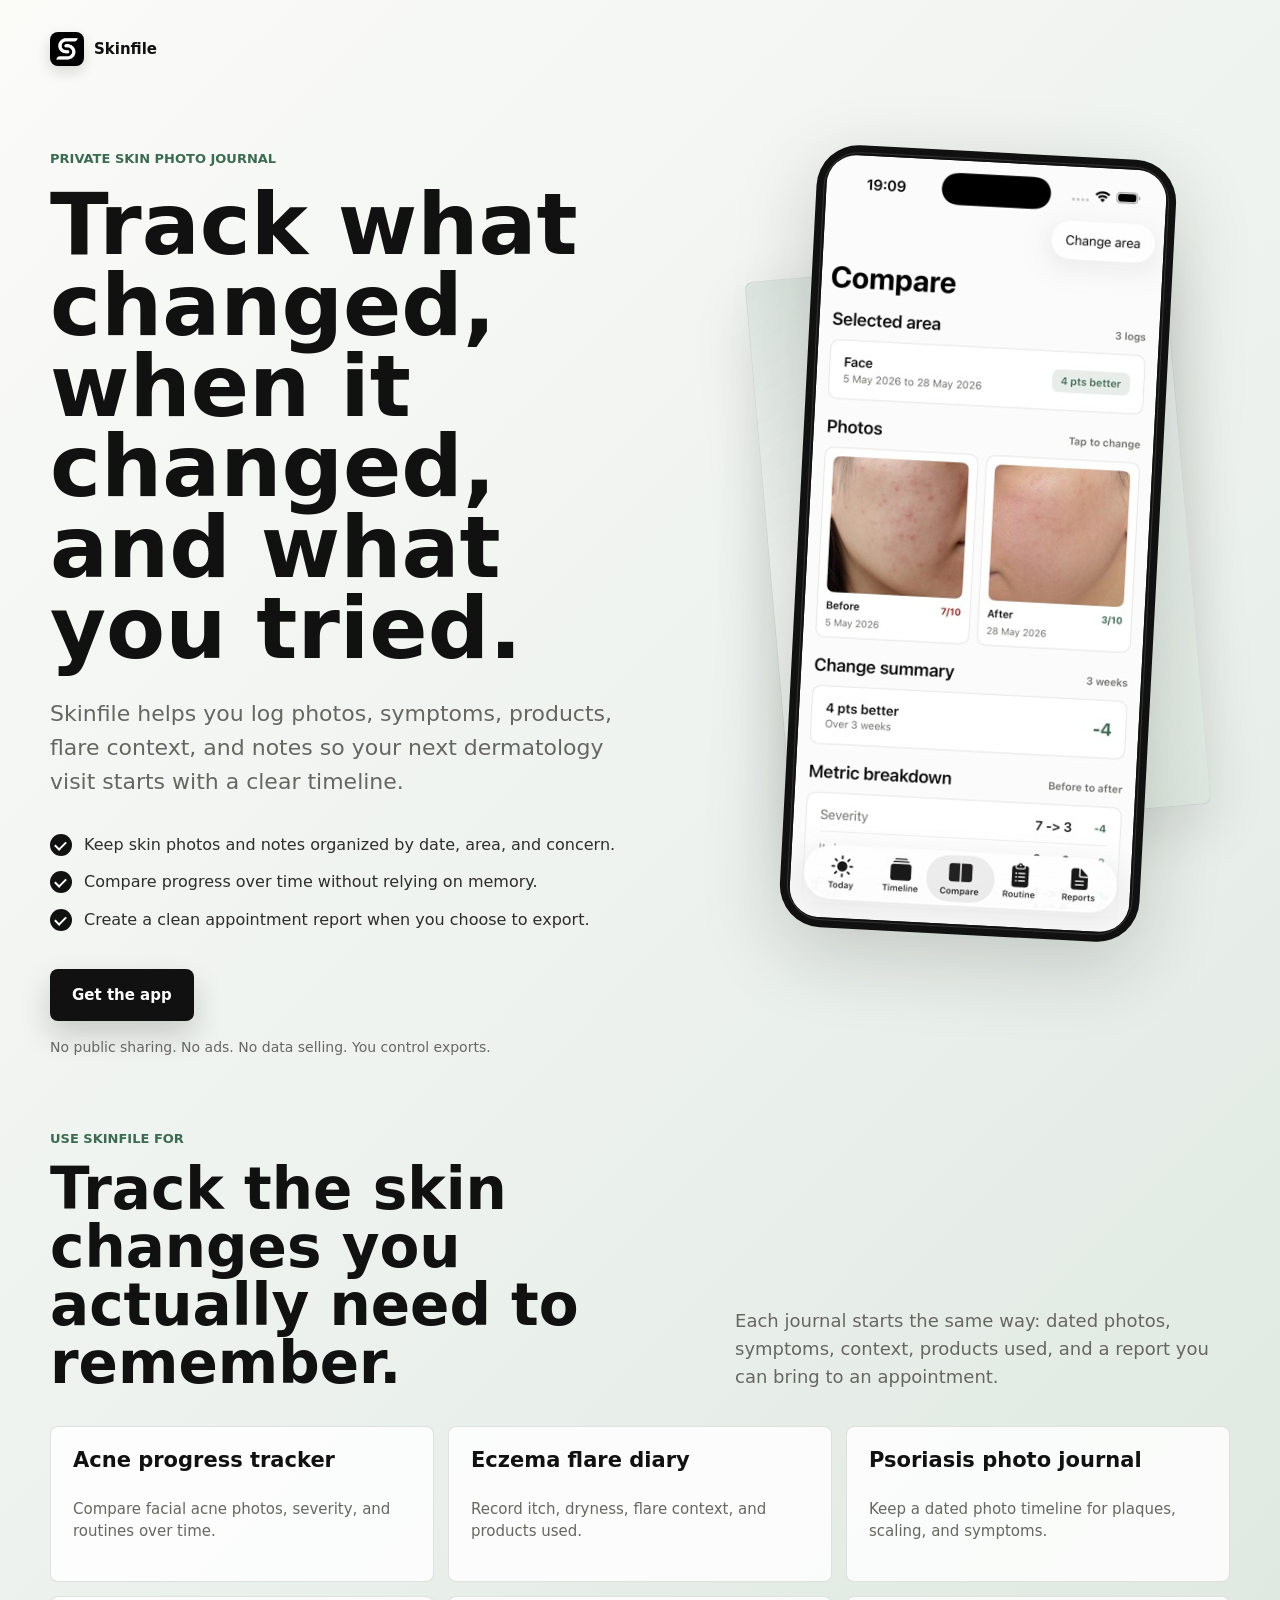
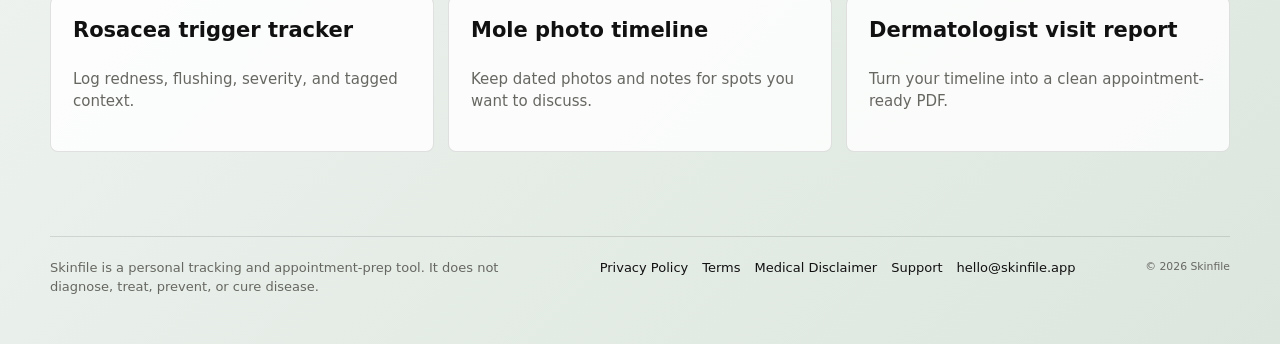
<file: index.html>
<!DOCTYPE html>
<html lang="en">
  <head>
    <meta charset="utf-8">
    <meta name="viewport" content="width=device-width, initial-scale=1">
    <meta
      name="description"
      content="Skinfile is a private skin photo journal for tracking changes, routines, and appointment notes over time."
    >
    <title>Skinfile | Private skin photo journal</title>
    <link rel="canonical" href="https://skinfile.app/">
    <link rel="icon" type="image/png" href="./favicon.png">
    <link rel="apple-touch-icon" href="./favicon.png">
    <link rel="stylesheet" href="styles.css">
  </head>
  <body>
    <main class="page-shell home-shell">
      <section class="hero" aria-labelledby="hero-title">
        <div class="hero-copy">
          <a class="brand" href="index.html" aria-label="Skinfile home">
            <img
              class="brand-mark"
              src="assets/app-icon.png"
              alt=""
              aria-hidden="true"
            >
            <span>Skinfile</span>
          </a>

          <div class="hero-text">
            <p class="eyebrow">Private skin photo journal</p>
            <h1 id="hero-title">
              Track what changed, when it changed, and what you tried.
            </h1>
            <p class="subtitle">
              Skinfile helps you log photos, symptoms, products, flare context,
              and notes so your next dermatology visit starts with a clear
              timeline.
            </p>
          </div>

          <ul class="benefits">
            <li>
              <span class="check" aria-hidden="true"></span>
              Keep skin photos and notes organized by date, area, and concern.
            </li>
            <li>
              <span class="check" aria-hidden="true"></span>
              Compare progress over time without relying on memory.
            </li>
            <li>
              <span class="check" aria-hidden="true"></span>
              Create a clean appointment report when you choose to export.
            </li>
          </ul>

          <div class="hero-actions">
            <a
              class="button button-primary"
              href="mailto:hello@skinfile.app?subject=Skinfile%20early%20access"
            >
              Get the app
            </a>
          </div>

          <p class="privacy-note">
            No public sharing. No ads. No data selling. You control exports.
          </p>
        </div>

        <div class="mockup-wrap">
          <div class="mockup-backplate" aria-hidden="true"></div>
          <div
            class="phone"
            role="img"
            aria-label="Mockup of the Skinfile Compare screen"
          >
            <img
              class="phone-screen"
              src="assets/skinfile-compare-mockup.jpg"
              alt="Skinfile Compare screen showing before and after skin photos with a change summary"
            >
          </div>
        </div>
      </section>

      <section class="intent-hub" aria-labelledby="intent-title">
        <div class="section-kicker">Use Skinfile for</div>
        <div class="section-heading">
          <h2 id="intent-title">Track the skin changes you actually need to remember.</h2>
          <p>
            Each journal starts the same way: dated photos, symptoms, context,
            products used, and a report you can bring to an appointment.
          </p>
        </div>

        <div class="intent-link-grid">
          <a href="acne-progress-tracker/">
            <span>Acne progress tracker</span>
            <small>Compare facial acne photos, severity, and routines over time.</small>
          </a>
          <a href="eczema-flare-diary/">
            <span>Eczema flare diary</span>
            <small>Record itch, dryness, flare context, and products used.</small>
          </a>
          <a href="psoriasis-photo-journal/">
            <span>Psoriasis photo journal</span>
            <small>Keep a dated photo timeline for plaques, scaling, and symptoms.</small>
          </a>
          <a href="rosacea-trigger-tracker/">
            <span>Rosacea trigger tracker</span>
            <small>Log redness, flushing, severity, and tagged context.</small>
          </a>
          <a href="mole-photo-timeline/">
            <span>Mole photo timeline</span>
            <small>Keep dated photos and notes for spots you want to discuss.</small>
          </a>
          <a href="dermatologist-visit-report/">
            <span>Dermatologist visit report</span>
            <small>Turn your timeline into a clean appointment-ready PDF.</small>
          </a>
        </div>
      </section>
    </main>

    <footer class="site-footer">
      <div class="footer-inner">
        <p>
          Skinfile is a personal tracking and appointment-prep tool. It does not
          diagnose, treat, prevent, or cure disease.
        </p>
        <nav aria-label="Footer links">
          <a href="privacy/">Privacy Policy</a>
          <a href="terms/">Terms</a>
          <a href="medical-disclaimer/">Medical Disclaimer</a>
          <a href="support/">Support</a>
          <a href="mailto:hello@skinfile.app">hello@skinfile.app</a>
        </nav>
        <small>&copy; 2026 Skinfile</small>
      </div>
    </footer>
  </body>
</html>
</file>
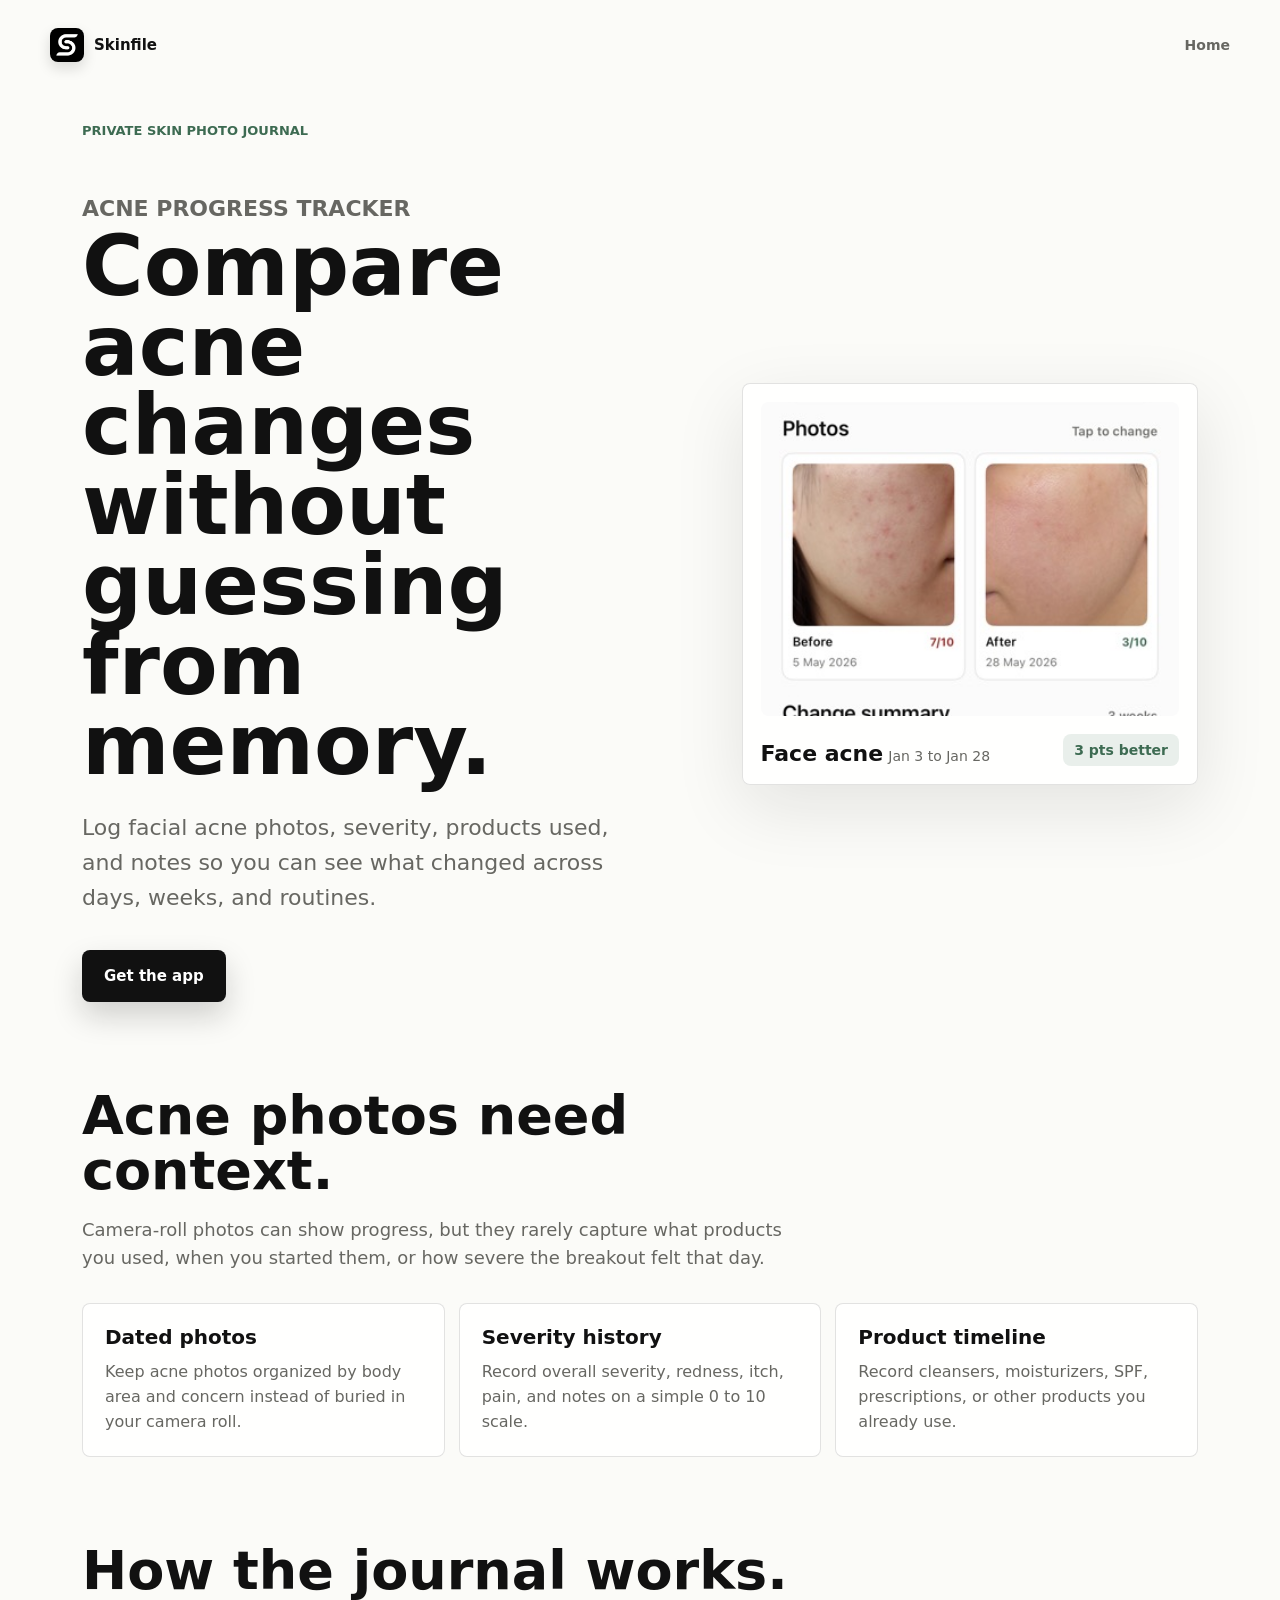
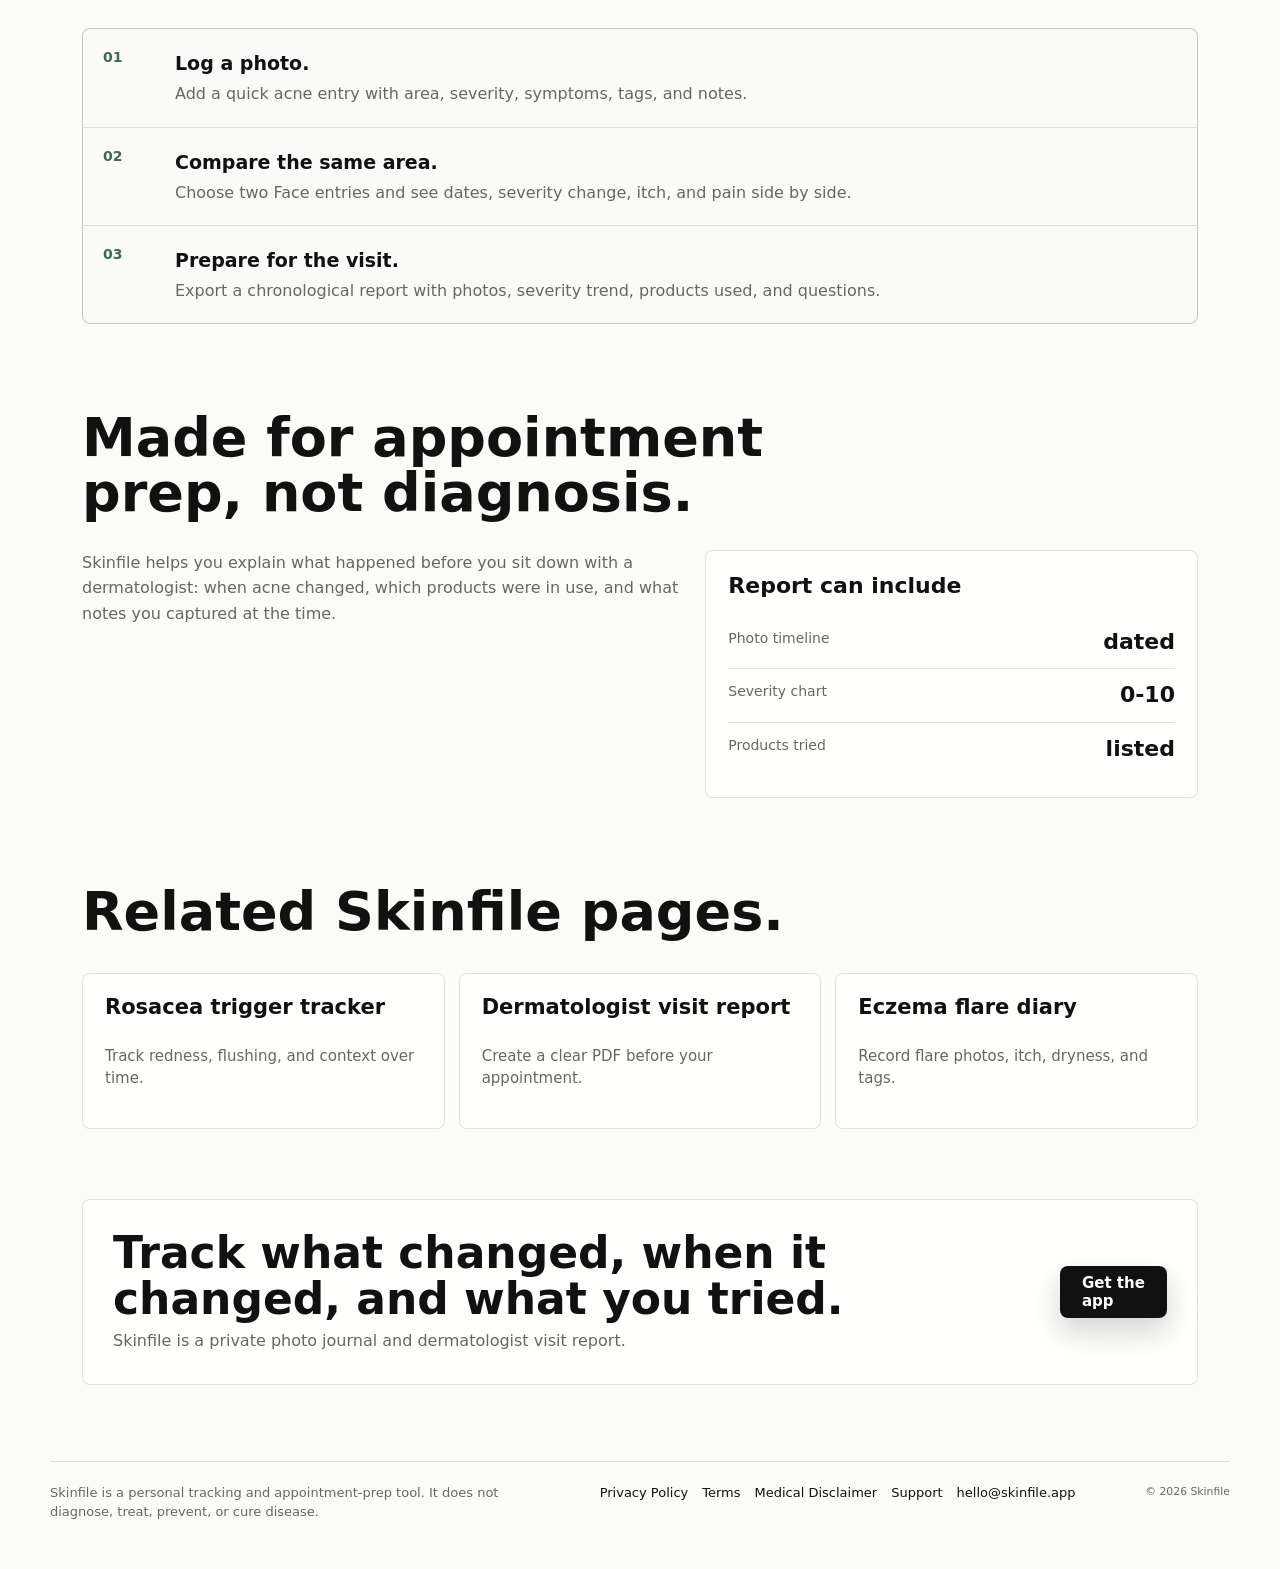
<file: acne-progress-tracker/index.html>
<!DOCTYPE html>
<html lang="en">
  <head>
    <meta charset="utf-8">
    <meta name="viewport" content="width=device-width, initial-scale=1">
    <meta
      name="description"
      content="Track acne photos, severity, products, and notes over time. Skinfile helps you compare progress and prepare a dermatologist visit report."
    >
    <title>Acne Progress Tracker | Skinfile</title>
    <link rel="canonical" href="https://skinfile.app/acne-progress-tracker/">
    <link rel="icon" type="image/png" href="../favicon.png">
    <link rel="apple-touch-icon" href="../favicon.png">
    <link rel="stylesheet" href="../styles.css">
  </head>
  <body class="intent-page">
    <header class="intent-header">
      <a class="brand" href="../index.html" aria-label="Skinfile home">
        <img class="brand-mark" src="../assets/app-icon.png" alt="" aria-hidden="true">
        <span>Skinfile</span>
      </a>
      <a class="legal-home-link" href="../index.html">Home</a>
    </header>

    <main class="intent-shell">
      <a class="breadcrumb" href="../index.html">Private skin photo journal</a>

      <section class="intent-hero">
        <div class="intent-copy">
          <p class="eyebrow">Acne progress tracker</p>
          <h1>Compare acne changes without guessing from memory.</h1>
          <p>
            Log facial acne photos, severity, products used, and notes so you
            can see what changed across days, weeks, and routines.
          </p>
          <div class="intent-actions">
            <a class="button button-primary" href="mailto:hello@skinfile.app?subject=Skinfile%20early%20access">
              Get the app
            </a>
          </div>
        </div>

        <div class="tracking-visual" aria-label="Acne progress comparison preview">
          <div class="visual-frame">
            <img
              src="../assets/skinfile-compare-mockup.jpg"
              alt="Skinfile comparison screen with before and after skin photos"
            >
          </div>
          <div class="visual-meta">
            <div>
              <strong>Face acne</strong>
              <span>Jan 3 to Jan 28</span>
            </div>
            <span class="severity-pill is-calm">3 pts better</span>
          </div>
        </div>
      </section>

      <section class="intent-section">
        <h2>Acne photos need context.</h2>
        <p>
          Camera-roll photos can show progress, but they rarely capture what
          products you used, when you started them, or how severe the breakout
          felt that day.
        </p>
        <div class="intent-grid">
          <div class="intent-card">
            <strong>Dated photos</strong>
            <p>Keep acne photos organized by body area and concern instead of buried in your camera roll.</p>
          </div>
          <div class="intent-card">
            <strong>Severity history</strong>
            <p>Record overall severity, redness, itch, pain, and notes on a simple 0 to 10 scale.</p>
          </div>
          <div class="intent-card">
            <strong>Product timeline</strong>
            <p>Record cleansers, moisturizers, SPF, prescriptions, or other products you already use.</p>
          </div>
        </div>
      </section>

      <section class="intent-section">
        <h2>How the journal works.</h2>
        <div class="steps-list">
          <div>
            <span>01</span>
            <p><strong>Log a photo.</strong> Add a quick acne entry with area, severity, symptoms, tags, and notes.</p>
          </div>
          <div>
            <span>02</span>
            <p><strong>Compare the same area.</strong> Choose two Face entries and see dates, severity change, itch, and pain side by side.</p>
          </div>
          <div>
            <span>03</span>
            <p><strong>Prepare for the visit.</strong> Export a chronological report with photos, severity trend, products used, and questions.</p>
          </div>
        </div>
      </section>

      <section class="intent-section">
        <h2>Made for appointment prep, not diagnosis.</h2>
        <div class="report-layout">
          <div>
            <p>
              Skinfile helps you explain what happened before you sit down with
              a dermatologist: when acne changed, which products were in use,
              and what notes you captured at the time.
            </p>
          </div>
          <div class="mini-report">
            <h3>Report can include</h3>
            <div class="metric-row">
              <span class="metric-label">Photo timeline</span>
              <strong class="metric-value">dated</strong>
            </div>
            <div class="metric-row">
              <span class="metric-label">Severity chart</span>
              <strong class="metric-value">0-10</strong>
            </div>
            <div class="metric-row">
              <span class="metric-label">Products tried</span>
              <strong class="metric-value">listed</strong>
            </div>
          </div>
        </div>
      </section>

      <section class="intent-section">
        <h2>Related Skinfile pages.</h2>
        <div class="intent-link-grid">
          <a href="../rosacea-trigger-tracker/"><span>Rosacea trigger tracker</span><small>Track redness, flushing, and context over time.</small></a>
          <a href="../dermatologist-visit-report/"><span>Dermatologist visit report</span><small>Create a clear PDF before your appointment.</small></a>
          <a href="../eczema-flare-diary/"><span>Eczema flare diary</span><small>Record flare photos, itch, dryness, and tags.</small></a>
        </div>
      </section>

      <section class="intent-cta">
        <div>
          <h2>Track what changed, when it changed, and what you tried.</h2>
          <p>Skinfile is a private photo journal and dermatologist visit report.</p>
        </div>
        <a class="button button-primary" href="mailto:hello@skinfile.app?subject=Skinfile%20early%20access">Get the app</a>
      </section>
    </main>

    <footer class="site-footer legal-footer">
      <div class="footer-inner">
        <p>
          Skinfile is a personal tracking and appointment-prep tool. It does not
          diagnose, treat, prevent, or cure disease.
        </p>
        <nav aria-label="Footer links">
          <a href="../privacy/">Privacy Policy</a>
          <a href="../terms/">Terms</a>
          <a href="../medical-disclaimer/">Medical Disclaimer</a>
          <a href="../support/">Support</a>
          <a href="mailto:hello@skinfile.app">hello@skinfile.app</a>
        </nav>
        <small>&copy; 2026 Skinfile</small>
      </div>
    </footer>
  </body>
</html>
</file>
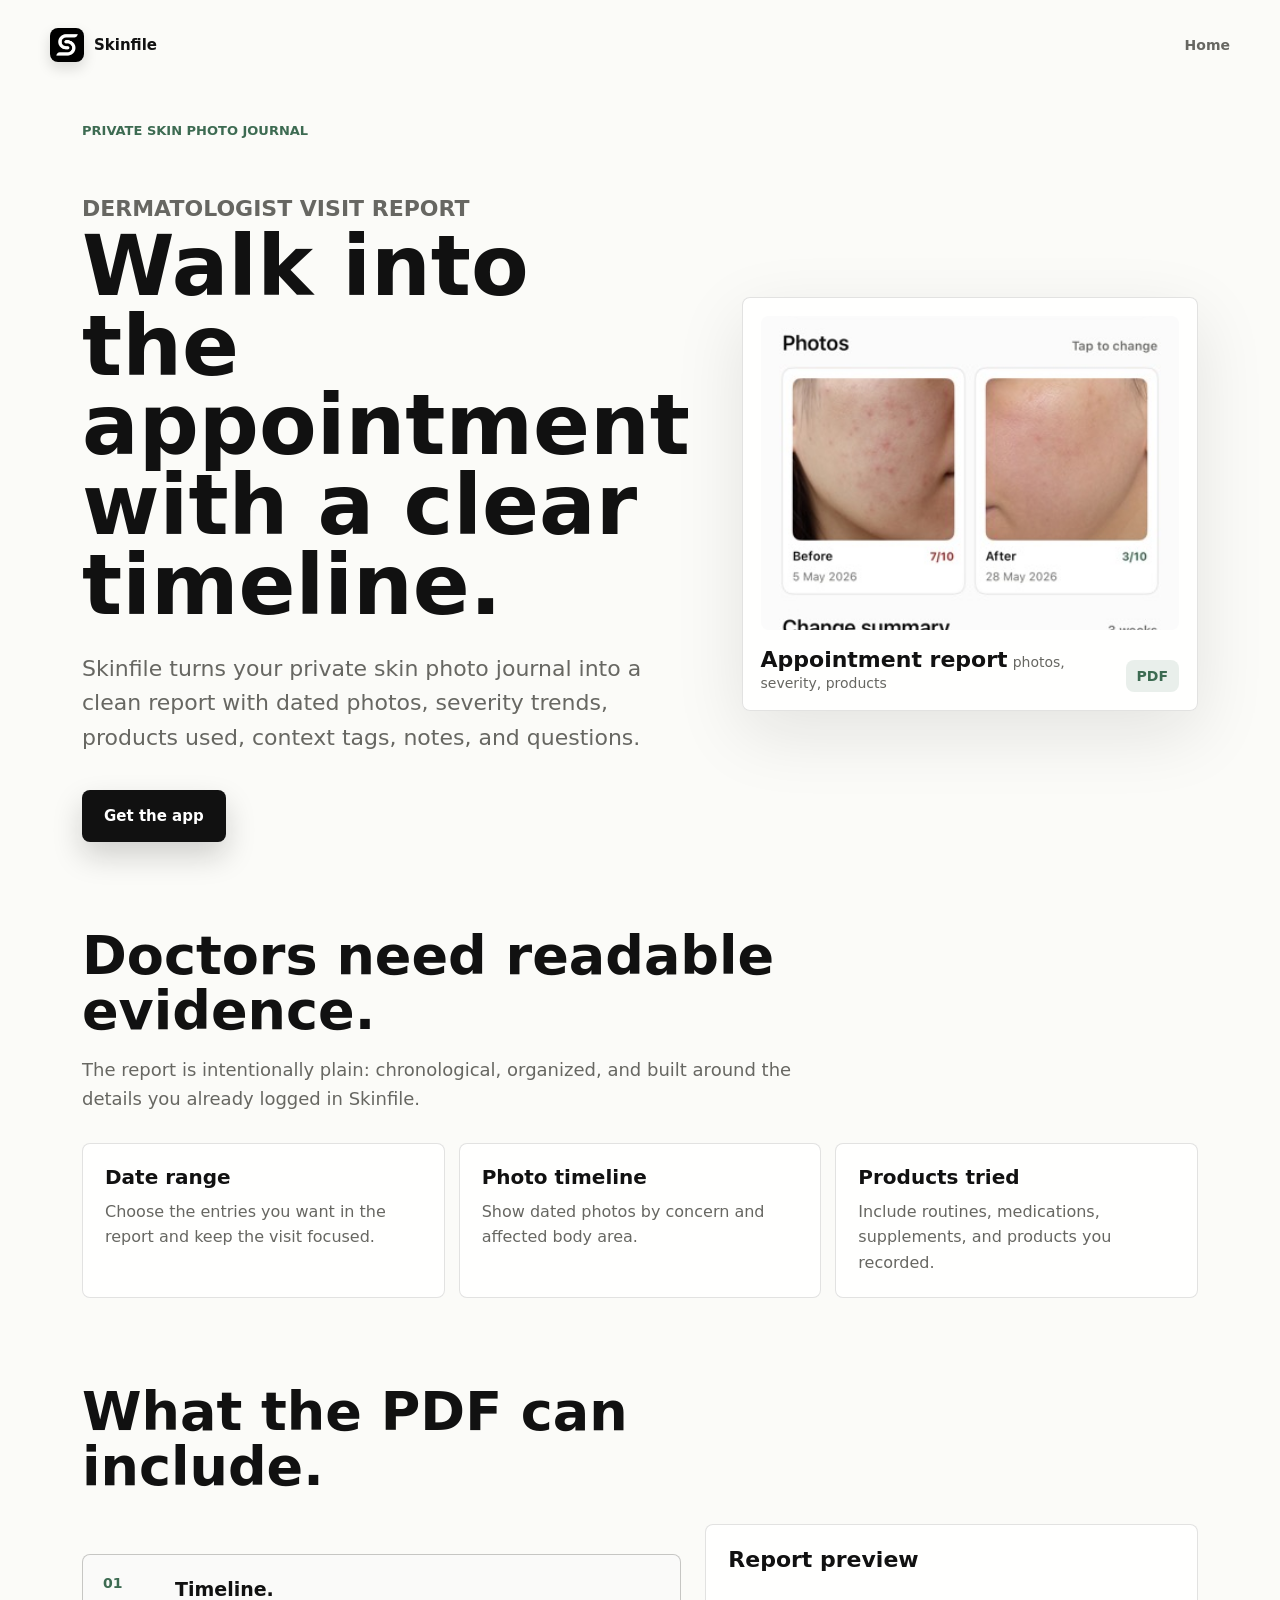
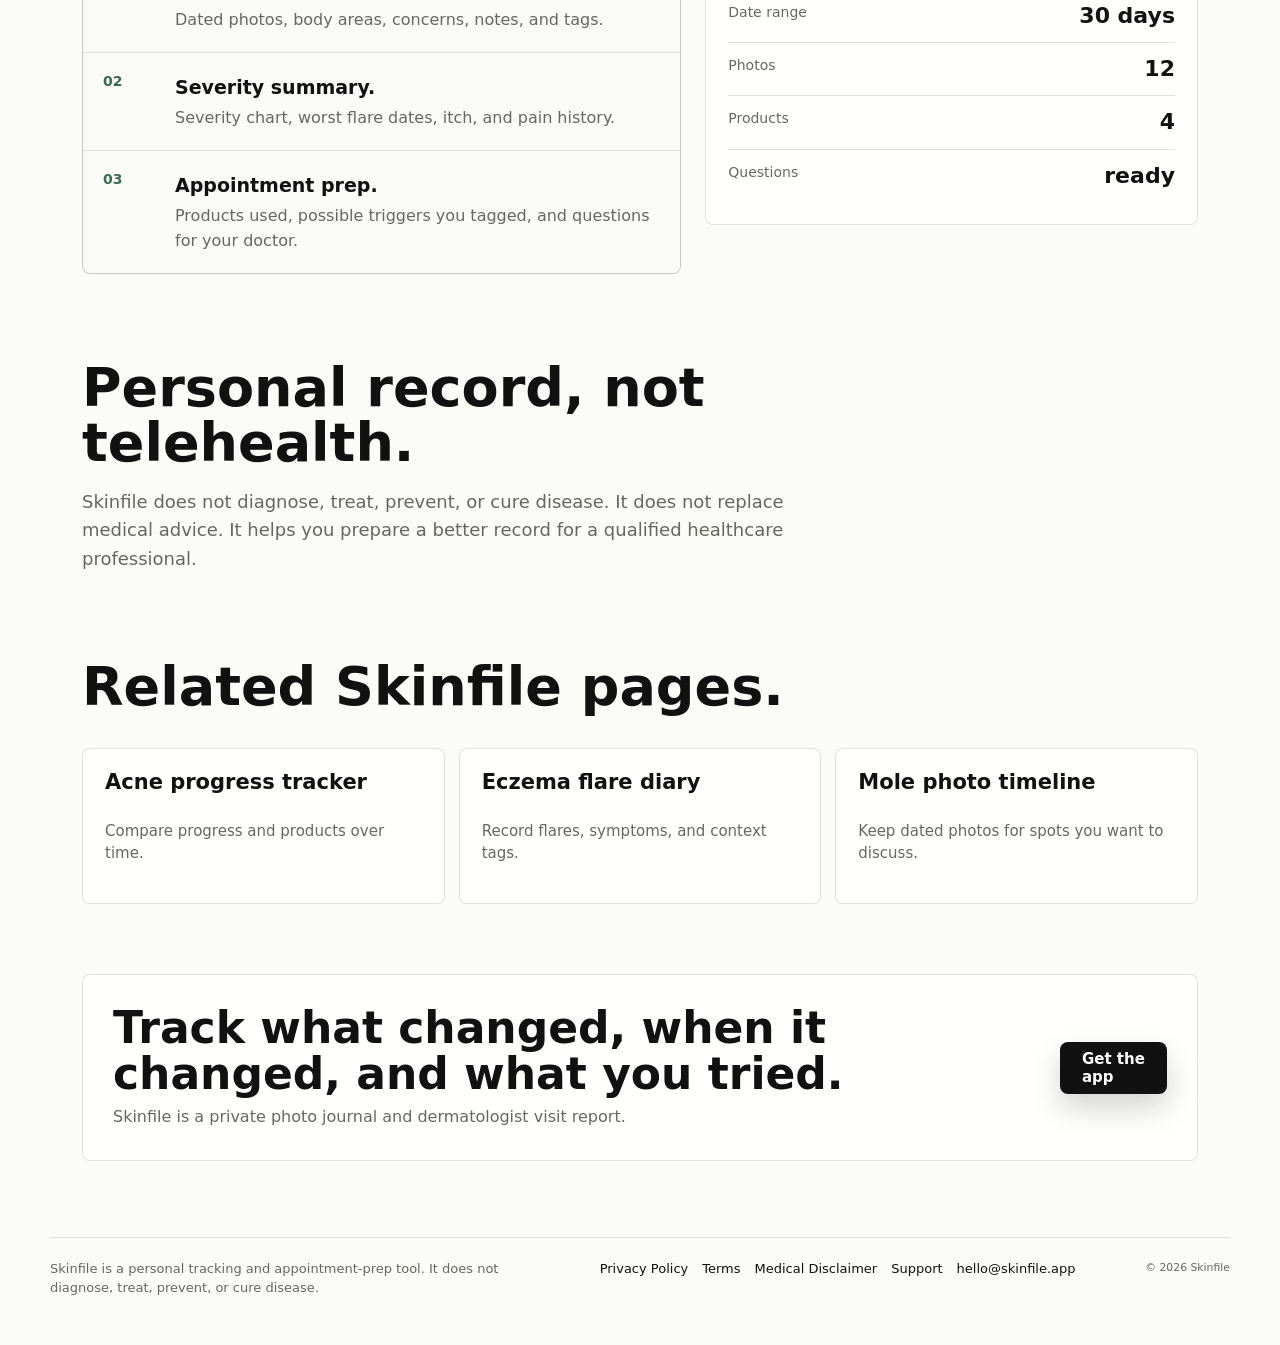
<file: dermatologist-visit-report/index.html>
<!DOCTYPE html>
<html lang="en">
  <head>
    <meta charset="utf-8">
    <meta name="viewport" content="width=device-width, initial-scale=1">
    <meta
      name="description"
      content="Create a dermatologist visit report with dated skin photos, severity timeline, body areas, products used, tags, notes, and questions."
    >
    <title>Dermatologist Visit Report | Skinfile</title>
    <link rel="canonical" href="https://skinfile.app/dermatologist-visit-report/">
    <link rel="icon" type="image/png" href="../favicon.png">
    <link rel="apple-touch-icon" href="../favicon.png">
    <link rel="stylesheet" href="../styles.css">
  </head>
  <body class="intent-page">
    <header class="intent-header">
      <a class="brand" href="../index.html" aria-label="Skinfile home">
        <img class="brand-mark" src="../assets/app-icon.png" alt="" aria-hidden="true">
        <span>Skinfile</span>
      </a>
      <a class="legal-home-link" href="../index.html">Home</a>
    </header>

    <main class="intent-shell">
      <a class="breadcrumb" href="../index.html">Private skin photo journal</a>

      <section class="intent-hero">
        <div class="intent-copy">
          <p class="eyebrow">Dermatologist visit report</p>
          <h1>Walk into the appointment with a clear timeline.</h1>
          <p>
            Skinfile turns your private skin photo journal into a clean report
            with dated photos, severity trends, products used, context tags,
            notes, and questions.
          </p>
          <div class="intent-actions">
            <a class="button button-primary" href="mailto:hello@skinfile.app?subject=Skinfile%20early%20access">
              Get the app
            </a>
          </div>
        </div>

        <div class="tracking-visual" aria-label="Dermatologist visit report preview">
          <div class="visual-frame">
            <img
              src="../assets/skinfile-compare-mockup.jpg"
              alt="Skinfile app showing comparison photos for a doctor report"
            >
          </div>
          <div class="visual-meta">
            <div>
              <strong>Appointment report</strong>
              <span>photos, severity, products</span>
            </div>
            <span class="severity-pill is-calm">PDF</span>
          </div>
        </div>
      </section>

      <section class="intent-section">
        <h2>Doctors need readable evidence.</h2>
        <p>
          The report is intentionally plain: chronological, organized, and built
          around the details you already logged in Skinfile.
        </p>
        <div class="intent-grid">
          <div class="intent-card">
            <strong>Date range</strong>
            <p>Choose the entries you want in the report and keep the visit focused.</p>
          </div>
          <div class="intent-card">
            <strong>Photo timeline</strong>
            <p>Show dated photos by concern and affected body area.</p>
          </div>
          <div class="intent-card">
            <strong>Products tried</strong>
            <p>Include routines, medications, supplements, and products you recorded.</p>
          </div>
        </div>
      </section>

      <section class="intent-section">
        <h2>What the PDF can include.</h2>
        <div class="report-layout">
          <div class="steps-list">
            <div>
              <span>01</span>
              <p><strong>Timeline.</strong> Dated photos, body areas, concerns, notes, and tags.</p>
            </div>
            <div>
              <span>02</span>
              <p><strong>Severity summary.</strong> Severity chart, worst flare dates, itch, and pain history.</p>
            </div>
            <div>
              <span>03</span>
              <p><strong>Appointment prep.</strong> Products used, possible triggers you tagged, and questions for your doctor.</p>
            </div>
          </div>
          <div class="mini-report">
            <h3>Report preview</h3>
            <div class="metric-row"><span class="metric-label">Date range</span><strong class="metric-value">30 days</strong></div>
            <div class="metric-row"><span class="metric-label">Photos</span><strong class="metric-value">12</strong></div>
            <div class="metric-row"><span class="metric-label">Products</span><strong class="metric-value">4</strong></div>
            <div class="metric-row"><span class="metric-label">Questions</span><strong class="metric-value">ready</strong></div>
          </div>
        </div>
      </section>

      <section class="intent-section">
        <h2>Personal record, not telehealth.</h2>
        <p>
          Skinfile does not diagnose, treat, prevent, or cure disease. It does
          not replace medical advice. It helps you prepare a better record for a
          qualified healthcare professional.
        </p>
      </section>

      <section class="intent-section">
        <h2>Related Skinfile pages.</h2>
        <div class="intent-link-grid">
          <a href="../acne-progress-tracker/"><span>Acne progress tracker</span><small>Compare progress and products over time.</small></a>
          <a href="../eczema-flare-diary/"><span>Eczema flare diary</span><small>Record flares, symptoms, and context tags.</small></a>
          <a href="../mole-photo-timeline/"><span>Mole photo timeline</span><small>Keep dated photos for spots you want to discuss.</small></a>
        </div>
      </section>

      <section class="intent-cta">
        <div>
          <h2>Track what changed, when it changed, and what you tried.</h2>
          <p>Skinfile is a private photo journal and dermatologist visit report.</p>
        </div>
        <a class="button button-primary" href="mailto:hello@skinfile.app?subject=Skinfile%20early%20access">Get the app</a>
      </section>
    </main>

    <footer class="site-footer legal-footer">
      <div class="footer-inner">
        <p>
          Skinfile is a personal tracking and appointment-prep tool. It does not
          diagnose, treat, prevent, or cure disease.
        </p>
        <nav aria-label="Footer links">
          <a href="../privacy/">Privacy Policy</a>
          <a href="../terms/">Terms</a>
          <a href="../medical-disclaimer/">Medical Disclaimer</a>
          <a href="../support/">Support</a>
          <a href="mailto:hello@skinfile.app">hello@skinfile.app</a>
        </nav>
        <small>&copy; 2026 Skinfile</small>
      </div>
    </footer>
  </body>
</html>
</file>
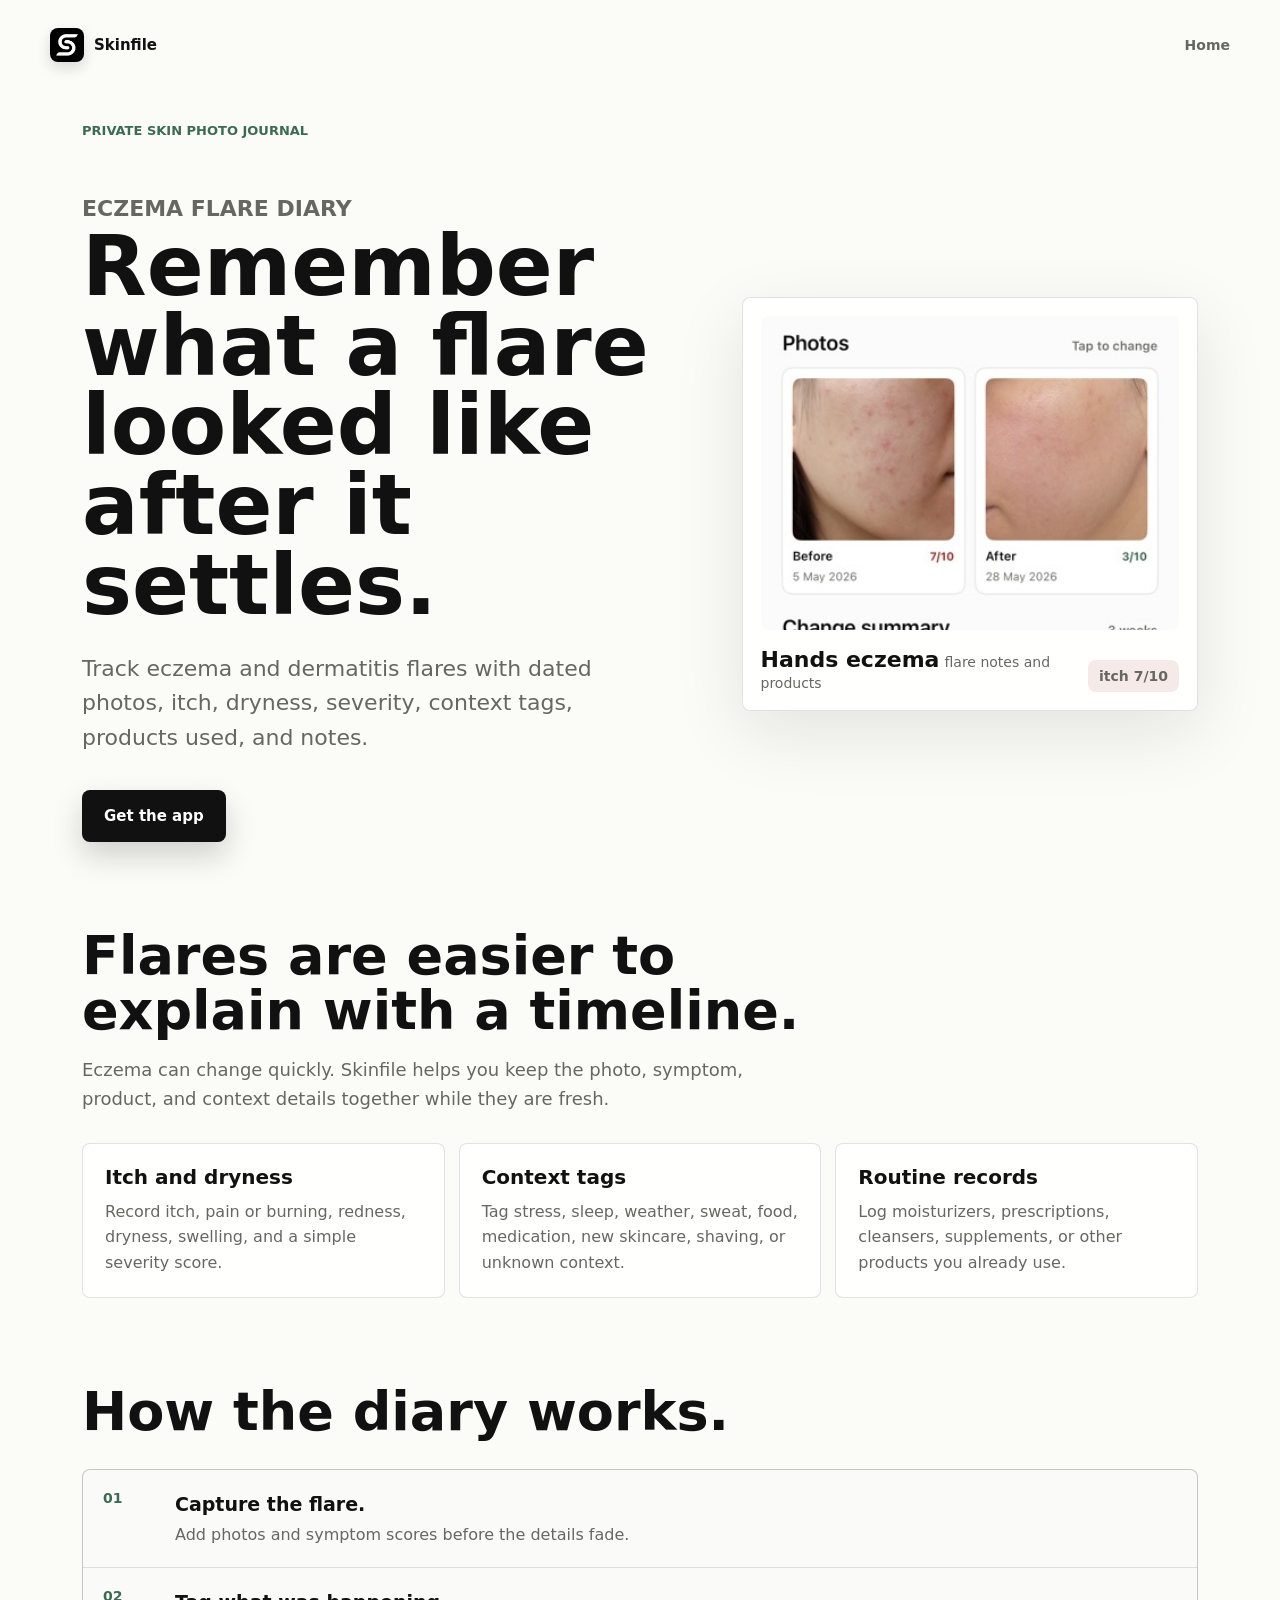
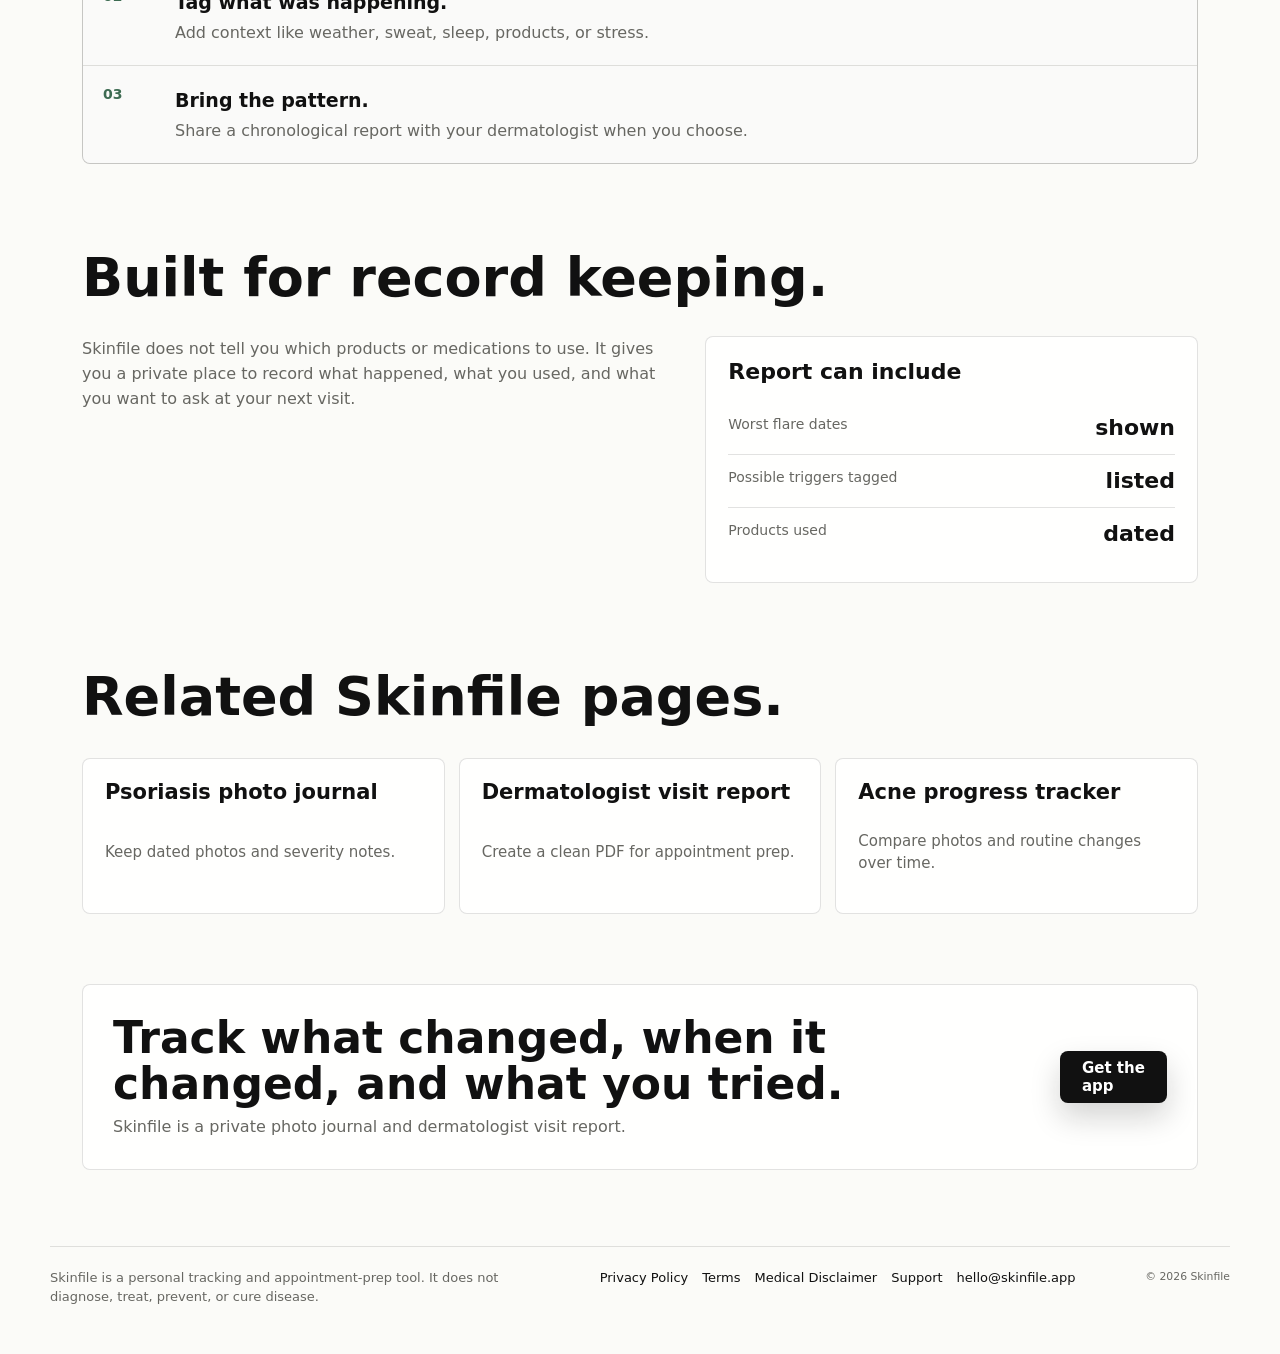
<file: eczema-flare-diary/index.html>
<!DOCTYPE html>
<html lang="en">
  <head>
    <meta charset="utf-8">
    <meta name="viewport" content="width=device-width, initial-scale=1">
    <meta
      name="description"
      content="Keep an eczema flare diary with photos, itch, dryness, severity, context tags, products used, and notes for your next appointment."
    >
    <title>Eczema Flare Diary | Skinfile</title>
    <link rel="canonical" href="https://skinfile.app/eczema-flare-diary/">
    <link rel="icon" type="image/png" href="../favicon.png">
    <link rel="apple-touch-icon" href="../favicon.png">
    <link rel="stylesheet" href="../styles.css">
  </head>
  <body class="intent-page">
    <header class="intent-header">
      <a class="brand" href="../index.html" aria-label="Skinfile home">
        <img class="brand-mark" src="../assets/app-icon.png" alt="" aria-hidden="true">
        <span>Skinfile</span>
      </a>
      <a class="legal-home-link" href="../index.html">Home</a>
    </header>

    <main class="intent-shell">
      <a class="breadcrumb" href="../index.html">Private skin photo journal</a>

      <section class="intent-hero">
        <div class="intent-copy">
          <p class="eyebrow">Eczema flare diary</p>
          <h1>Remember what a flare looked like after it settles.</h1>
          <p>
            Track eczema and dermatitis flares with dated photos, itch,
            dryness, severity, context tags, products used, and notes.
          </p>
          <div class="intent-actions">
            <a class="button button-primary" href="mailto:hello@skinfile.app?subject=Skinfile%20early%20access">
              Get the app
            </a>
          </div>
        </div>

        <div class="tracking-visual" aria-label="Eczema flare diary preview">
          <div class="visual-frame">
            <img
              src="../assets/skinfile-compare-mockup.jpg"
              alt="Skinfile app showing a skin photo timeline and comparison"
            >
          </div>
          <div class="visual-meta">
            <div>
              <strong>Hands eczema</strong>
              <span>flare notes and products</span>
            </div>
            <span class="severity-pill">itch 7/10</span>
          </div>
        </div>
      </section>

      <section class="intent-section">
        <h2>Flares are easier to explain with a timeline.</h2>
        <p>
          Eczema can change quickly. Skinfile helps you keep the photo,
          symptom, product, and context details together while they are fresh.
        </p>
        <div class="intent-grid">
          <div class="intent-card">
            <strong>Itch and dryness</strong>
            <p>Record itch, pain or burning, redness, dryness, swelling, and a simple severity score.</p>
          </div>
          <div class="intent-card">
            <strong>Context tags</strong>
            <p>Tag stress, sleep, weather, sweat, food, medication, new skincare, shaving, or unknown context.</p>
          </div>
          <div class="intent-card">
            <strong>Routine records</strong>
            <p>Log moisturizers, prescriptions, cleansers, supplements, or other products you already use.</p>
          </div>
        </div>
      </section>

      <section class="intent-section">
        <h2>How the diary works.</h2>
        <div class="steps-list">
          <div>
            <span>01</span>
            <p><strong>Capture the flare.</strong> Add photos and symptom scores before the details fade.</p>
          </div>
          <div>
            <span>02</span>
            <p><strong>Tag what was happening.</strong> Add context like weather, sweat, sleep, products, or stress.</p>
          </div>
          <div>
            <span>03</span>
            <p><strong>Bring the pattern.</strong> Share a chronological report with your dermatologist when you choose.</p>
          </div>
        </div>
      </section>

      <section class="intent-section">
        <h2>Built for record keeping.</h2>
        <div class="report-layout">
          <div>
            <p>
              Skinfile does not tell you which products or medications to use.
              It gives you a private place to record what happened, what you
              used, and what you want to ask at your next visit.
            </p>
          </div>
          <div class="mini-report">
            <h3>Report can include</h3>
            <div class="metric-row"><span class="metric-label">Worst flare dates</span><strong class="metric-value">shown</strong></div>
            <div class="metric-row"><span class="metric-label">Possible triggers tagged</span><strong class="metric-value">listed</strong></div>
            <div class="metric-row"><span class="metric-label">Products used</span><strong class="metric-value">dated</strong></div>
          </div>
        </div>
      </section>

      <section class="intent-section">
        <h2>Related Skinfile pages.</h2>
        <div class="intent-link-grid">
          <a href="../psoriasis-photo-journal/"><span>Psoriasis photo journal</span><small>Keep dated photos and severity notes.</small></a>
          <a href="../dermatologist-visit-report/"><span>Dermatologist visit report</span><small>Create a clean PDF for appointment prep.</small></a>
          <a href="../acne-progress-tracker/"><span>Acne progress tracker</span><small>Compare photos and routine changes over time.</small></a>
        </div>
      </section>

      <section class="intent-cta">
        <div>
          <h2>Track what changed, when it changed, and what you tried.</h2>
          <p>Skinfile is a private photo journal and dermatologist visit report.</p>
        </div>
        <a class="button button-primary" href="mailto:hello@skinfile.app?subject=Skinfile%20early%20access">Get the app</a>
      </section>
    </main>

    <footer class="site-footer legal-footer">
      <div class="footer-inner">
        <p>
          Skinfile is a personal tracking and appointment-prep tool. It does not
          diagnose, treat, prevent, or cure disease.
        </p>
        <nav aria-label="Footer links">
          <a href="../privacy/">Privacy Policy</a>
          <a href="../terms/">Terms</a>
          <a href="../medical-disclaimer/">Medical Disclaimer</a>
          <a href="../support/">Support</a>
          <a href="mailto:hello@skinfile.app">hello@skinfile.app</a>
        </nav>
        <small>&copy; 2026 Skinfile</small>
      </div>
    </footer>
  </body>
</html>
</file>
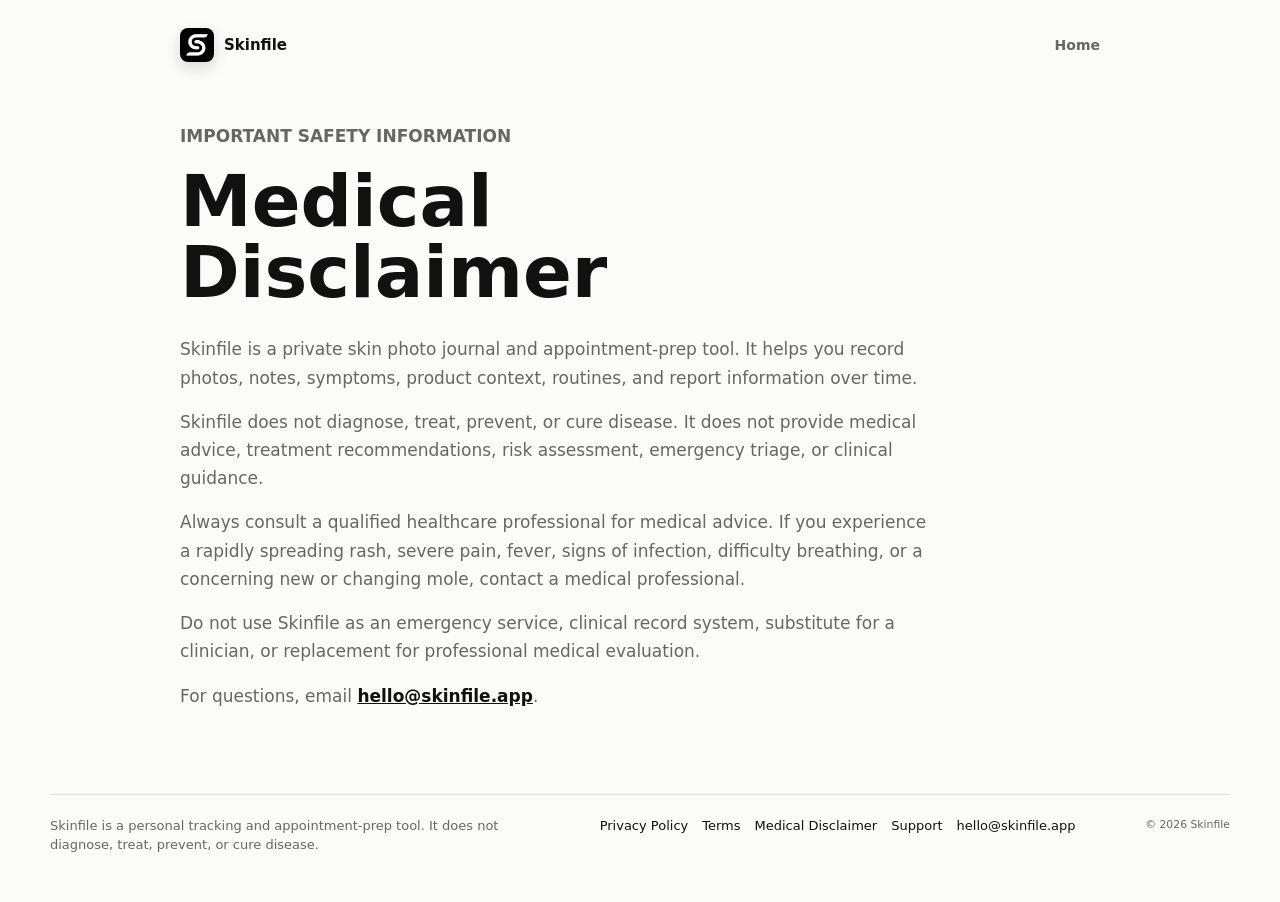
<file: medical-disclaimer/index.html>
<!DOCTYPE html>
<html lang="en">
  <head>
    <meta charset="utf-8">
    <meta name="viewport" content="width=device-width, initial-scale=1">
    <meta
      name="description"
      content="Skinfile medical disclaimer for the private skin photo journal and appointment-prep app."
    >
    <title>Medical Disclaimer | Skinfile</title>
    <link rel="canonical" href="https://skinfile.app/medical-disclaimer/">
    <link rel="icon" type="image/png" href="../favicon.png">
    <link rel="apple-touch-icon" href="../favicon.png">
    <link rel="stylesheet" href="../styles.css">
  </head>
  <body class="legal-page">
    <header class="legal-header">
      <a class="brand" href="../index.html" aria-label="Skinfile home">
        <img class="brand-mark" src="../assets/app-icon.png" alt="" aria-hidden="true">
        <span>Skinfile</span>
      </a>
      <a class="legal-home-link" href="../index.html">Home</a>
    </header>

    <main class="legal-shell">
      <article class="legal-content">
        <p class="eyebrow">Important safety information</p>
        <h1>Medical Disclaimer</h1>

        <p>
          Skinfile is a private skin photo journal and appointment-prep tool. It
          helps you record photos, notes, symptoms, product context, routines,
          and report information over time.
        </p>

        <p>
          Skinfile does not diagnose, treat, prevent, or cure disease. It does
          not provide medical advice, treatment recommendations, risk
          assessment, emergency triage, or clinical guidance.
        </p>

        <p>
          Always consult a qualified healthcare professional for medical advice.
          If you experience a rapidly spreading rash, severe pain, fever, signs
          of infection, difficulty breathing, or a concerning new or changing
          mole, contact a medical professional.
        </p>

        <p>
          Do not use Skinfile as an emergency service, clinical record system,
          substitute for a clinician, or replacement for professional medical
          evaluation.
        </p>

        <p>
          For questions, email
          <a href="mailto:hello@skinfile.app">hello@skinfile.app</a>.
        </p>
      </article>
    </main>

    <footer class="site-footer legal-footer">
      <div class="footer-inner">
        <p>
          Skinfile is a personal tracking and appointment-prep tool. It does not
          diagnose, treat, prevent, or cure disease.
        </p>
        <nav aria-label="Footer links">
          <a href="../privacy/">Privacy Policy</a>
          <a href="../terms/">Terms</a>
          <a href="../medical-disclaimer/">Medical Disclaimer</a>
          <a href="../support/">Support</a>
          <a href="mailto:hello@skinfile.app">hello@skinfile.app</a>
        </nav>
        <small>&copy; 2026 Skinfile</small>
      </div>
    </footer>
  </body>
</html>
</file>
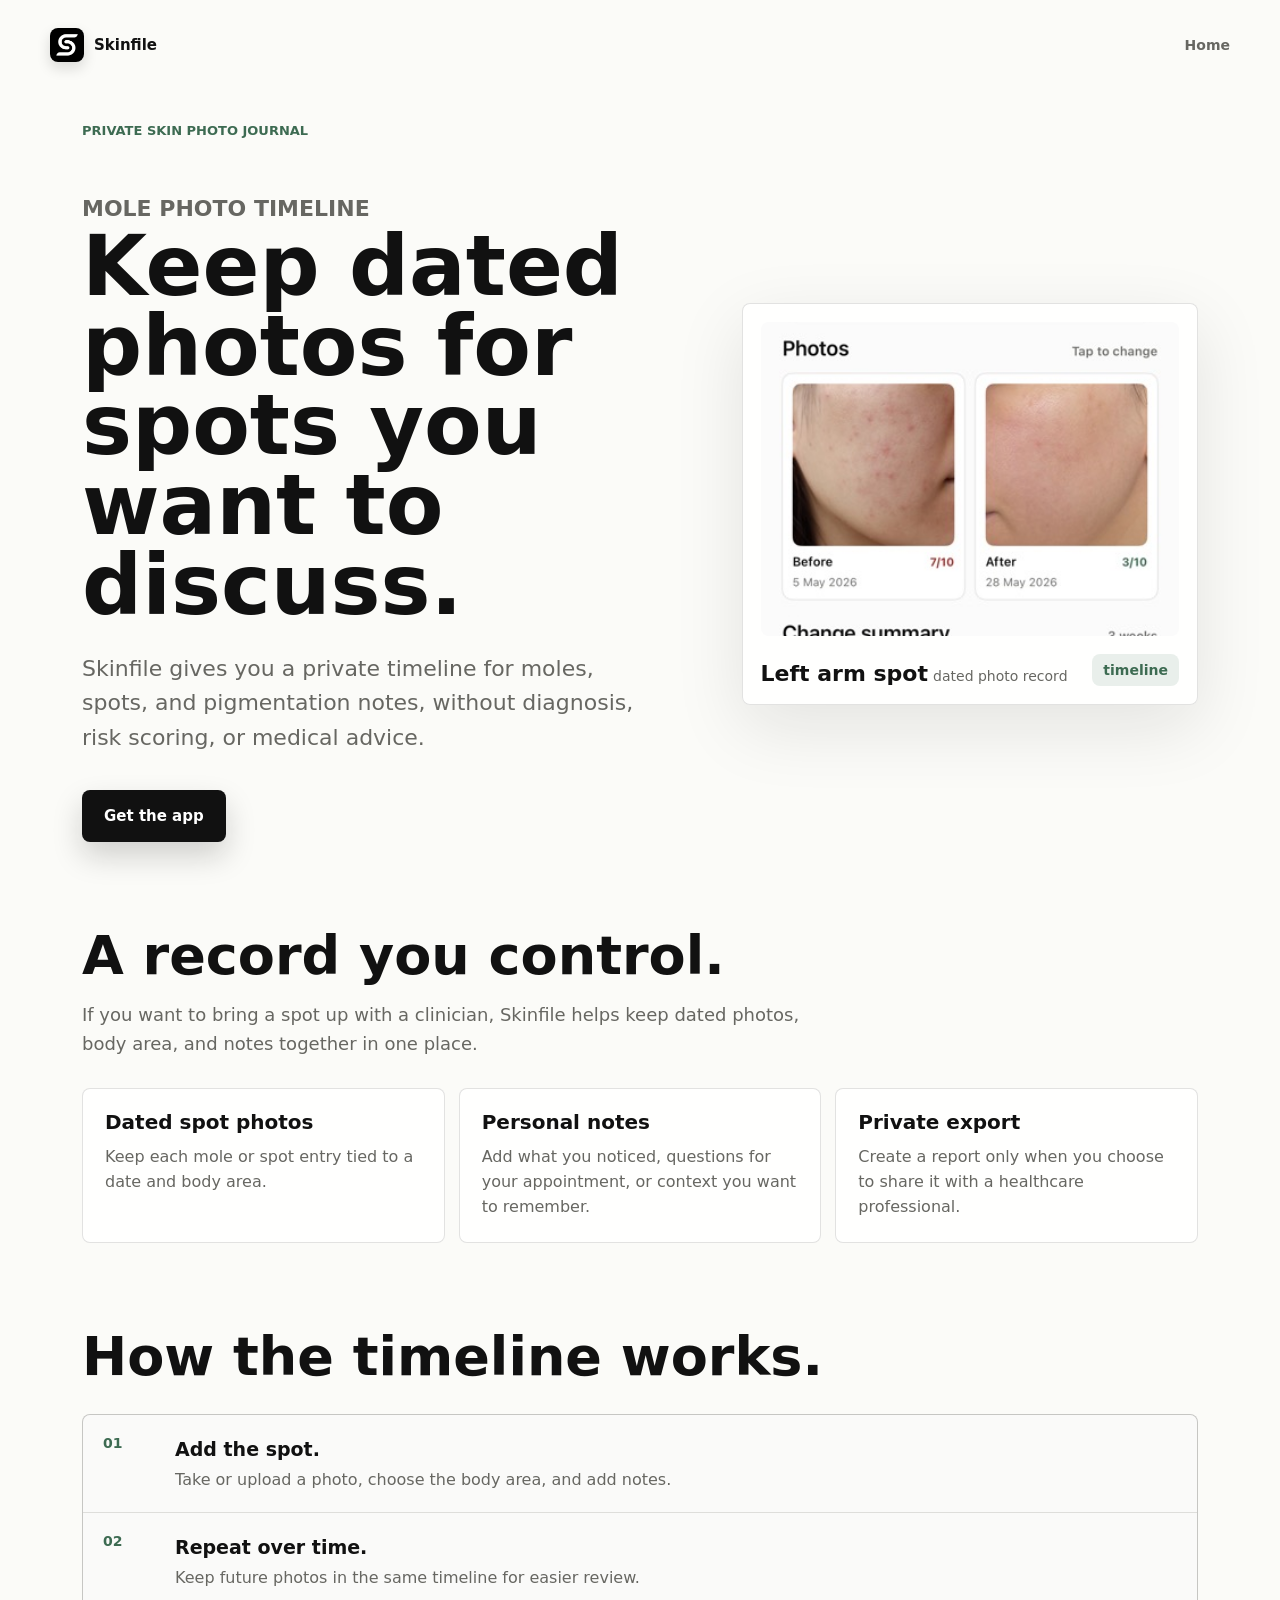
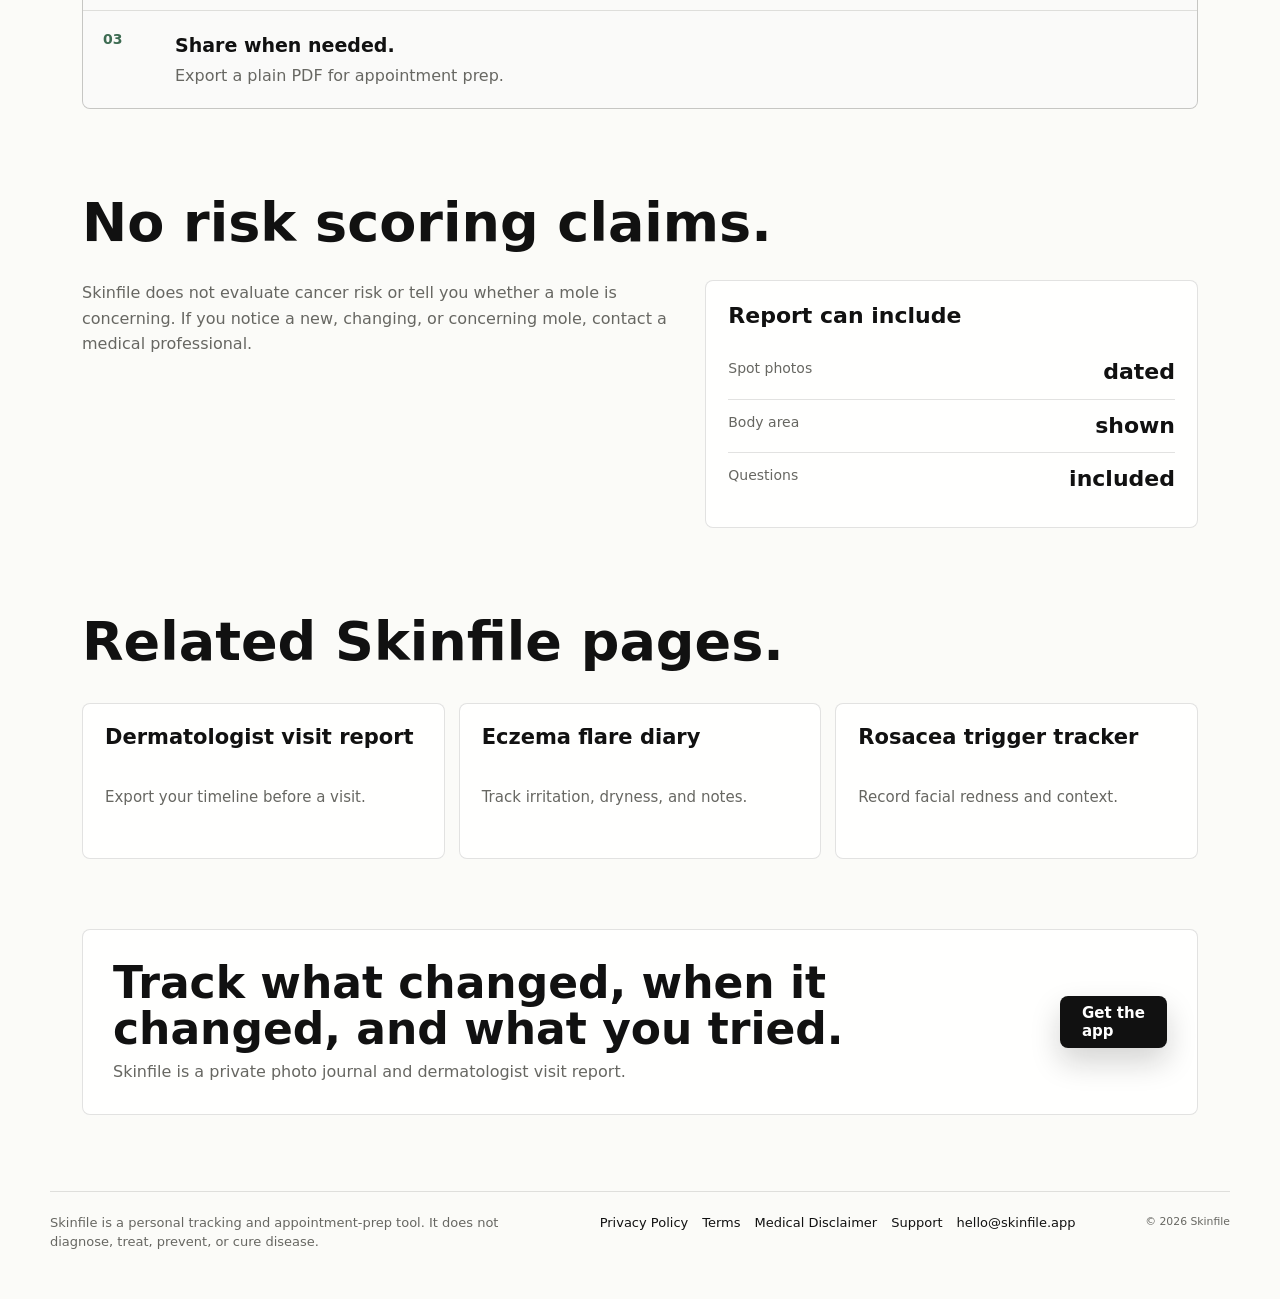
<file: mole-photo-timeline/index.html>
<!DOCTYPE html>
<html lang="en">
  <head>
    <meta charset="utf-8">
    <meta name="viewport" content="width=device-width, initial-scale=1">
    <meta
      name="description"
      content="Keep a private mole photo timeline with dated spot photos, body areas, notes, and a dermatologist visit report. No risk scoring."
    >
    <title>Mole Photo Timeline | Skinfile</title>
    <link rel="canonical" href="https://skinfile.app/mole-photo-timeline/">
    <link rel="icon" type="image/png" href="../favicon.png">
    <link rel="apple-touch-icon" href="../favicon.png">
    <link rel="stylesheet" href="../styles.css">
  </head>
  <body class="intent-page">
    <header class="intent-header">
      <a class="brand" href="../index.html" aria-label="Skinfile home">
        <img class="brand-mark" src="../assets/app-icon.png" alt="" aria-hidden="true">
        <span>Skinfile</span>
      </a>
      <a class="legal-home-link" href="../index.html">Home</a>
    </header>

    <main class="intent-shell">
      <a class="breadcrumb" href="../index.html">Private skin photo journal</a>

      <section class="intent-hero">
        <div class="intent-copy">
          <p class="eyebrow">Mole photo timeline</p>
          <h1>Keep dated photos for spots you want to discuss.</h1>
          <p>
            Skinfile gives you a private timeline for moles, spots, and
            pigmentation notes, without diagnosis, risk scoring, or medical
            advice.
          </p>
          <div class="intent-actions">
            <a class="button button-primary" href="mailto:hello@skinfile.app?subject=Skinfile%20early%20access">
              Get the app
            </a>
          </div>
        </div>

        <div class="tracking-visual" aria-label="Mole photo timeline preview">
          <div class="visual-frame">
            <img
              src="../assets/skinfile-compare-mockup.jpg"
              alt="Skinfile app showing dated skin photo comparison"
            >
          </div>
          <div class="visual-meta">
            <div>
              <strong>Left arm spot</strong>
              <span>dated photo record</span>
            </div>
            <span class="severity-pill is-calm">timeline</span>
          </div>
        </div>
      </section>

      <section class="intent-section">
        <h2>A record you control.</h2>
        <p>
          If you want to bring a spot up with a clinician, Skinfile helps keep
          dated photos, body area, and notes together in one place.
        </p>
        <div class="intent-grid">
          <div class="intent-card">
            <strong>Dated spot photos</strong>
            <p>Keep each mole or spot entry tied to a date and body area.</p>
          </div>
          <div class="intent-card">
            <strong>Personal notes</strong>
            <p>Add what you noticed, questions for your appointment, or context you want to remember.</p>
          </div>
          <div class="intent-card">
            <strong>Private export</strong>
            <p>Create a report only when you choose to share it with a healthcare professional.</p>
          </div>
        </div>
      </section>

      <section class="intent-section">
        <h2>How the timeline works.</h2>
        <div class="steps-list">
          <div>
            <span>01</span>
            <p><strong>Add the spot.</strong> Take or upload a photo, choose the body area, and add notes.</p>
          </div>
          <div>
            <span>02</span>
            <p><strong>Repeat over time.</strong> Keep future photos in the same timeline for easier review.</p>
          </div>
          <div>
            <span>03</span>
            <p><strong>Share when needed.</strong> Export a plain PDF for appointment prep.</p>
          </div>
        </div>
      </section>

      <section class="intent-section">
        <h2>No risk scoring claims.</h2>
        <div class="report-layout">
          <div>
            <p>
              Skinfile does not evaluate cancer risk or tell you whether a mole
              is concerning. If you notice a new, changing, or concerning mole,
              contact a medical professional.
            </p>
          </div>
          <div class="mini-report">
            <h3>Report can include</h3>
            <div class="metric-row"><span class="metric-label">Spot photos</span><strong class="metric-value">dated</strong></div>
            <div class="metric-row"><span class="metric-label">Body area</span><strong class="metric-value">shown</strong></div>
            <div class="metric-row"><span class="metric-label">Questions</span><strong class="metric-value">included</strong></div>
          </div>
        </div>
      </section>

      <section class="intent-section">
        <h2>Related Skinfile pages.</h2>
        <div class="intent-link-grid">
          <a href="../dermatologist-visit-report/"><span>Dermatologist visit report</span><small>Export your timeline before a visit.</small></a>
          <a href="../eczema-flare-diary/"><span>Eczema flare diary</span><small>Track irritation, dryness, and notes.</small></a>
          <a href="../rosacea-trigger-tracker/"><span>Rosacea trigger tracker</span><small>Record facial redness and context.</small></a>
        </div>
      </section>

      <section class="intent-cta">
        <div>
          <h2>Track what changed, when it changed, and what you tried.</h2>
          <p>Skinfile is a private photo journal and dermatologist visit report.</p>
        </div>
        <a class="button button-primary" href="mailto:hello@skinfile.app?subject=Skinfile%20early%20access">Get the app</a>
      </section>
    </main>

    <footer class="site-footer legal-footer">
      <div class="footer-inner">
        <p>
          Skinfile is a personal tracking and appointment-prep tool. It does not
          diagnose, treat, prevent, or cure disease.
        </p>
        <nav aria-label="Footer links">
          <a href="../privacy/">Privacy Policy</a>
          <a href="../terms/">Terms</a>
          <a href="../medical-disclaimer/">Medical Disclaimer</a>
          <a href="../support/">Support</a>
          <a href="mailto:hello@skinfile.app">hello@skinfile.app</a>
        </nav>
        <small>&copy; 2026 Skinfile</small>
      </div>
    </footer>
  </body>
</html>
</file>
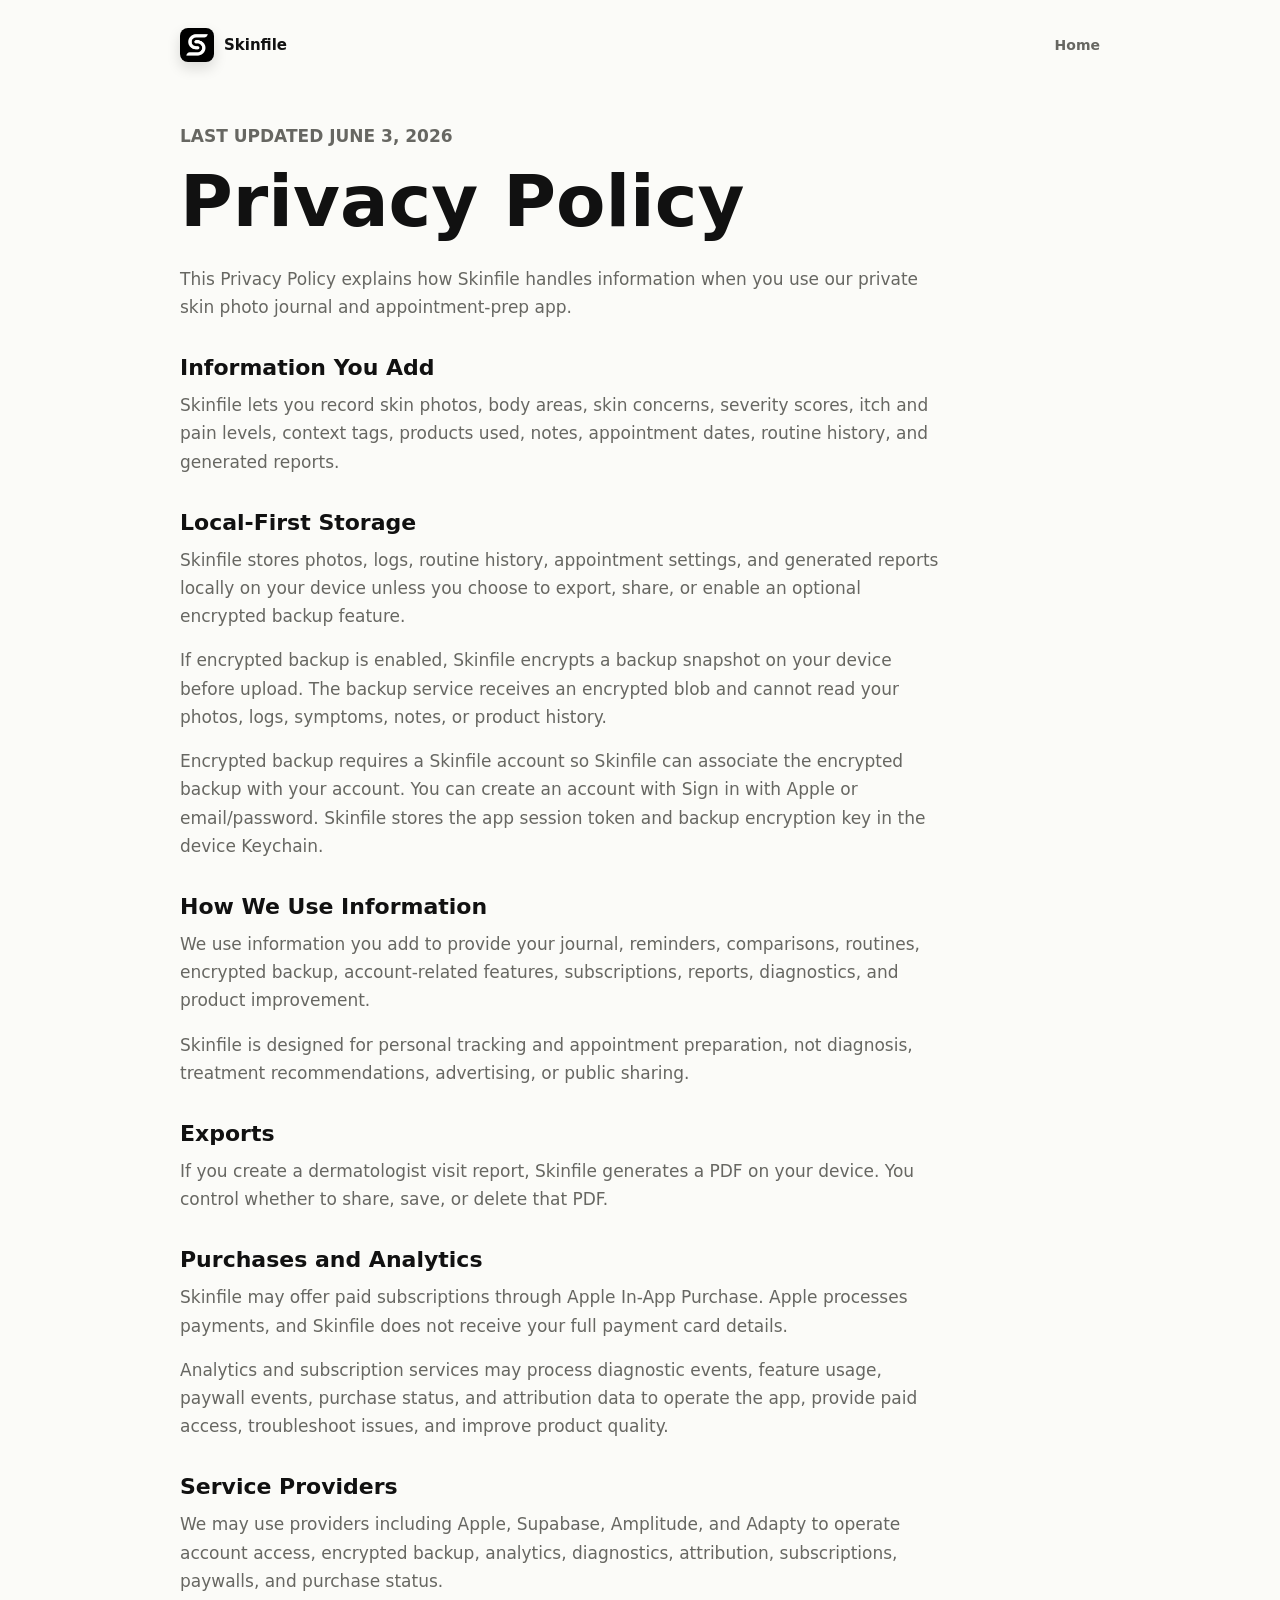
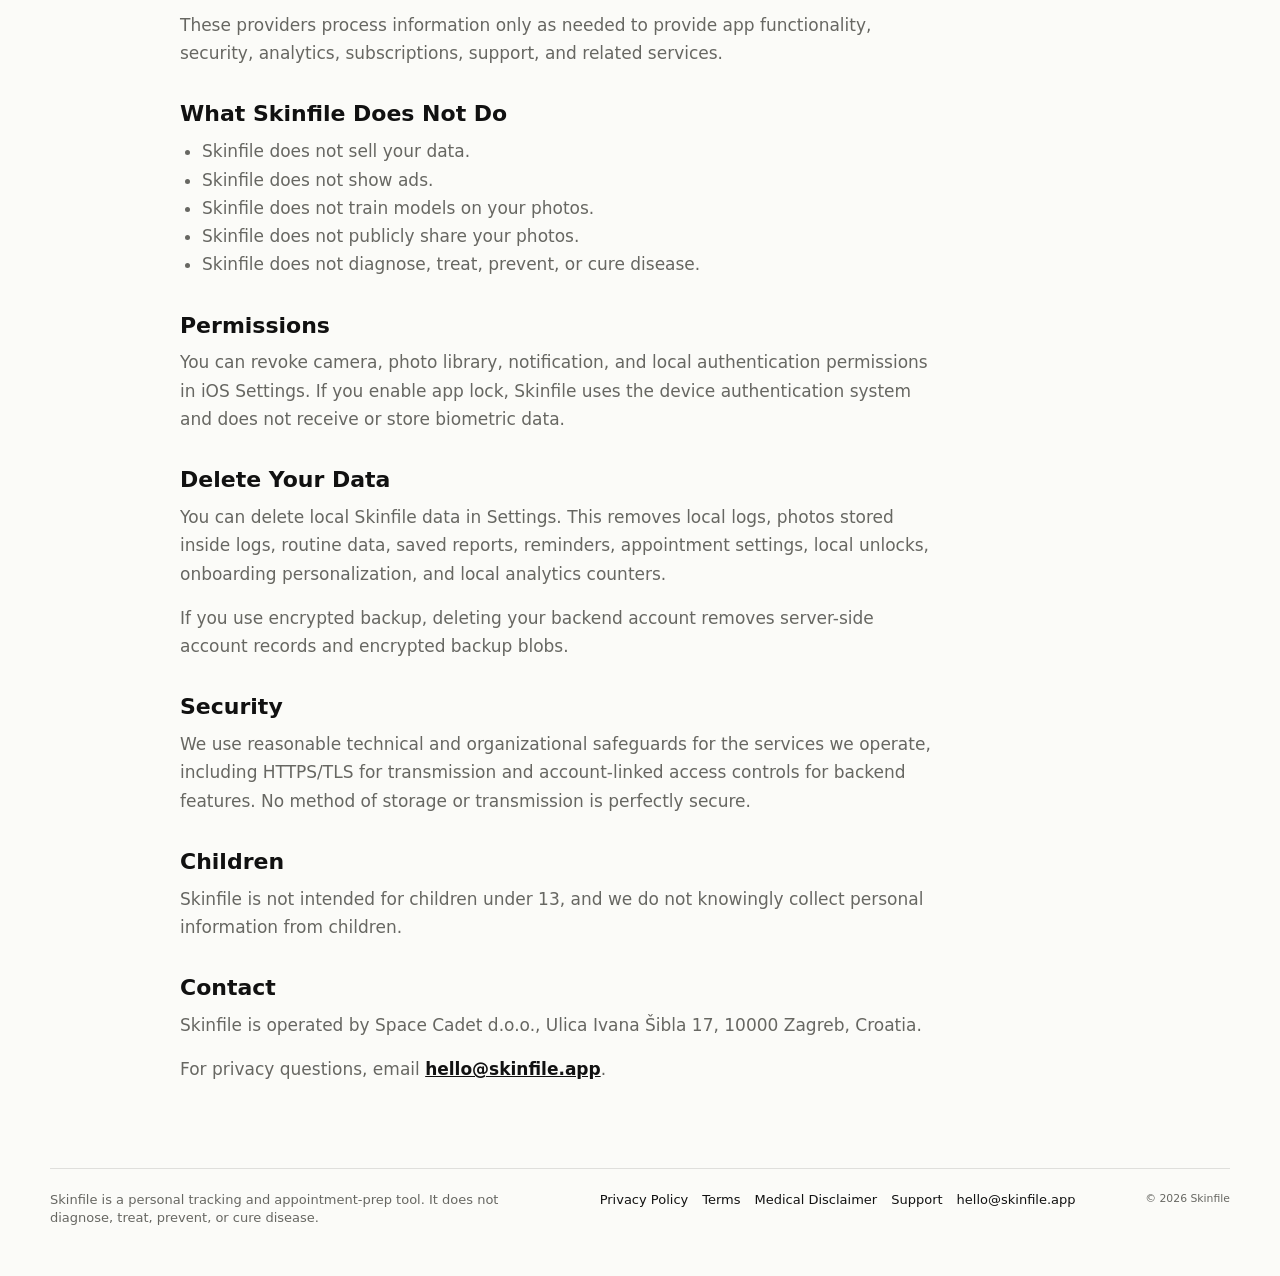
<file: privacy/index.html>
<!DOCTYPE html>
<html lang="en">
  <head>
    <meta charset="utf-8">
    <meta name="viewport" content="width=device-width, initial-scale=1">
    <meta
      name="description"
      content="Skinfile privacy policy for the private skin photo journal and appointment-prep app."
    >
    <title>Privacy Policy | Skinfile</title>
    <link rel="canonical" href="https://skinfile.app/privacy/">
    <link rel="icon" type="image/png" href="../favicon.png">
    <link rel="apple-touch-icon" href="../favicon.png">
    <link rel="stylesheet" href="../styles.css">
  </head>
  <body class="legal-page">
    <header class="legal-header">
      <a class="brand" href="../index.html" aria-label="Skinfile home">
        <img class="brand-mark" src="../assets/app-icon.png" alt="" aria-hidden="true">
        <span>Skinfile</span>
      </a>
      <a class="legal-home-link" href="../index.html">Home</a>
    </header>

    <main class="legal-shell">
      <article class="legal-content">
        <p class="eyebrow">Last updated June 3, 2026</p>
        <h1>Privacy Policy</h1>

        <p>
          This Privacy Policy explains how Skinfile handles information when you
          use our private skin photo journal and appointment-prep app.
        </p>

        <h2>Information You Add</h2>
        <p>
          Skinfile lets you record skin photos, body areas, skin concerns,
          severity scores, itch and pain levels, context tags, products used,
          notes, appointment dates, routine history, and generated reports.
        </p>

        <h2>Local-First Storage</h2>
        <p>
          Skinfile stores photos, logs, routine history, appointment settings,
          and generated reports locally on your device unless you choose to
          export, share, or enable an optional encrypted backup feature.
        </p>
        <p>
          If encrypted backup is enabled, Skinfile encrypts a backup snapshot on
          your device before upload. The backup service receives an encrypted
          blob and cannot read your photos, logs, symptoms, notes, or product
          history.
        </p>
        <p>
          Encrypted backup requires a Skinfile account so Skinfile can
          associate the encrypted backup with your account. You can create an
          account with Sign in with Apple or email/password. Skinfile stores the
          app session token and backup encryption key in the device Keychain.
        </p>

        <h2>How We Use Information</h2>
        <p>
          We use information you add to provide your journal, reminders,
          comparisons, routines, encrypted backup, account-related features,
          subscriptions, reports, diagnostics, and product improvement.
        </p>
        <p>
          Skinfile is designed for personal tracking and appointment preparation,
          not diagnosis, treatment recommendations, advertising, or public
          sharing.
        </p>

        <h2>Exports</h2>
        <p>
          If you create a dermatologist visit report, Skinfile generates a PDF
          on your device. You control whether to share, save, or delete that PDF.
        </p>

        <h2>Purchases and Analytics</h2>
        <p>
          Skinfile may offer paid subscriptions through Apple In-App Purchase.
          Apple processes payments, and Skinfile does not receive your full
          payment card details.
        </p>
        <p>
          Analytics and subscription services may process diagnostic events,
          feature usage, paywall events, purchase status, and attribution data
          to operate the app, provide paid access, troubleshoot issues, and
          improve product quality.
        </p>

        <h2>Service Providers</h2>
        <p>
          We may use providers including Apple, Supabase, Amplitude, and Adapty
          to operate account access, encrypted backup, analytics, diagnostics,
          attribution, subscriptions, paywalls, and purchase status.
        </p>
        <p>
          These providers process information only as needed to provide app
          functionality, security, analytics, subscriptions, support, and related
          services.
        </p>

        <h2>What Skinfile Does Not Do</h2>
        <ul>
          <li>Skinfile does not sell your data.</li>
          <li>Skinfile does not show ads.</li>
          <li>Skinfile does not train models on your photos.</li>
          <li>Skinfile does not publicly share your photos.</li>
          <li>Skinfile does not diagnose, treat, prevent, or cure disease.</li>
        </ul>

        <h2>Permissions</h2>
        <p>
          You can revoke camera, photo library, notification, and local
          authentication permissions in iOS Settings. If you enable app lock,
          Skinfile uses the device authentication system and does not receive or
          store biometric data.
        </p>

        <h2>Delete Your Data</h2>
        <p>
          You can delete local Skinfile data in Settings. This removes local
          logs, photos stored inside logs, routine data, saved reports,
          reminders, appointment settings, local unlocks, onboarding
          personalization, and local analytics counters.
        </p>
        <p>
          If you use encrypted backup, deleting your backend account removes
          server-side account records and encrypted backup blobs.
        </p>

        <h2>Security</h2>
        <p>
          We use reasonable technical and organizational safeguards for the
          services we operate, including HTTPS/TLS for transmission and
          account-linked access controls for backend features. No method of
          storage or transmission is perfectly secure.
        </p>

        <h2>Children</h2>
        <p>
          Skinfile is not intended for children under 13, and we do not
          knowingly collect personal information from children.
        </p>

        <h2>Contact</h2>
        <p>
          Skinfile is operated by Space Cadet d.o.o., Ulica Ivana Šibla 17,
          10000 Zagreb, Croatia.
        </p>
        <p>
          For privacy questions, email
          <a href="mailto:hello@skinfile.app">hello@skinfile.app</a>.
        </p>
      </article>
    </main>

    <footer class="site-footer legal-footer">
      <div class="footer-inner">
        <p>
          Skinfile is a personal tracking and appointment-prep tool. It does not
          diagnose, treat, prevent, or cure disease.
        </p>
        <nav aria-label="Footer links">
          <a href="../privacy/">Privacy Policy</a>
          <a href="../terms/">Terms</a>
          <a href="../medical-disclaimer/">Medical Disclaimer</a>
          <a href="../support/">Support</a>
          <a href="mailto:hello@skinfile.app">hello@skinfile.app</a>
        </nav>
        <small>&copy; 2026 Skinfile</small>
      </div>
    </footer>
  </body>
</html>
</file>
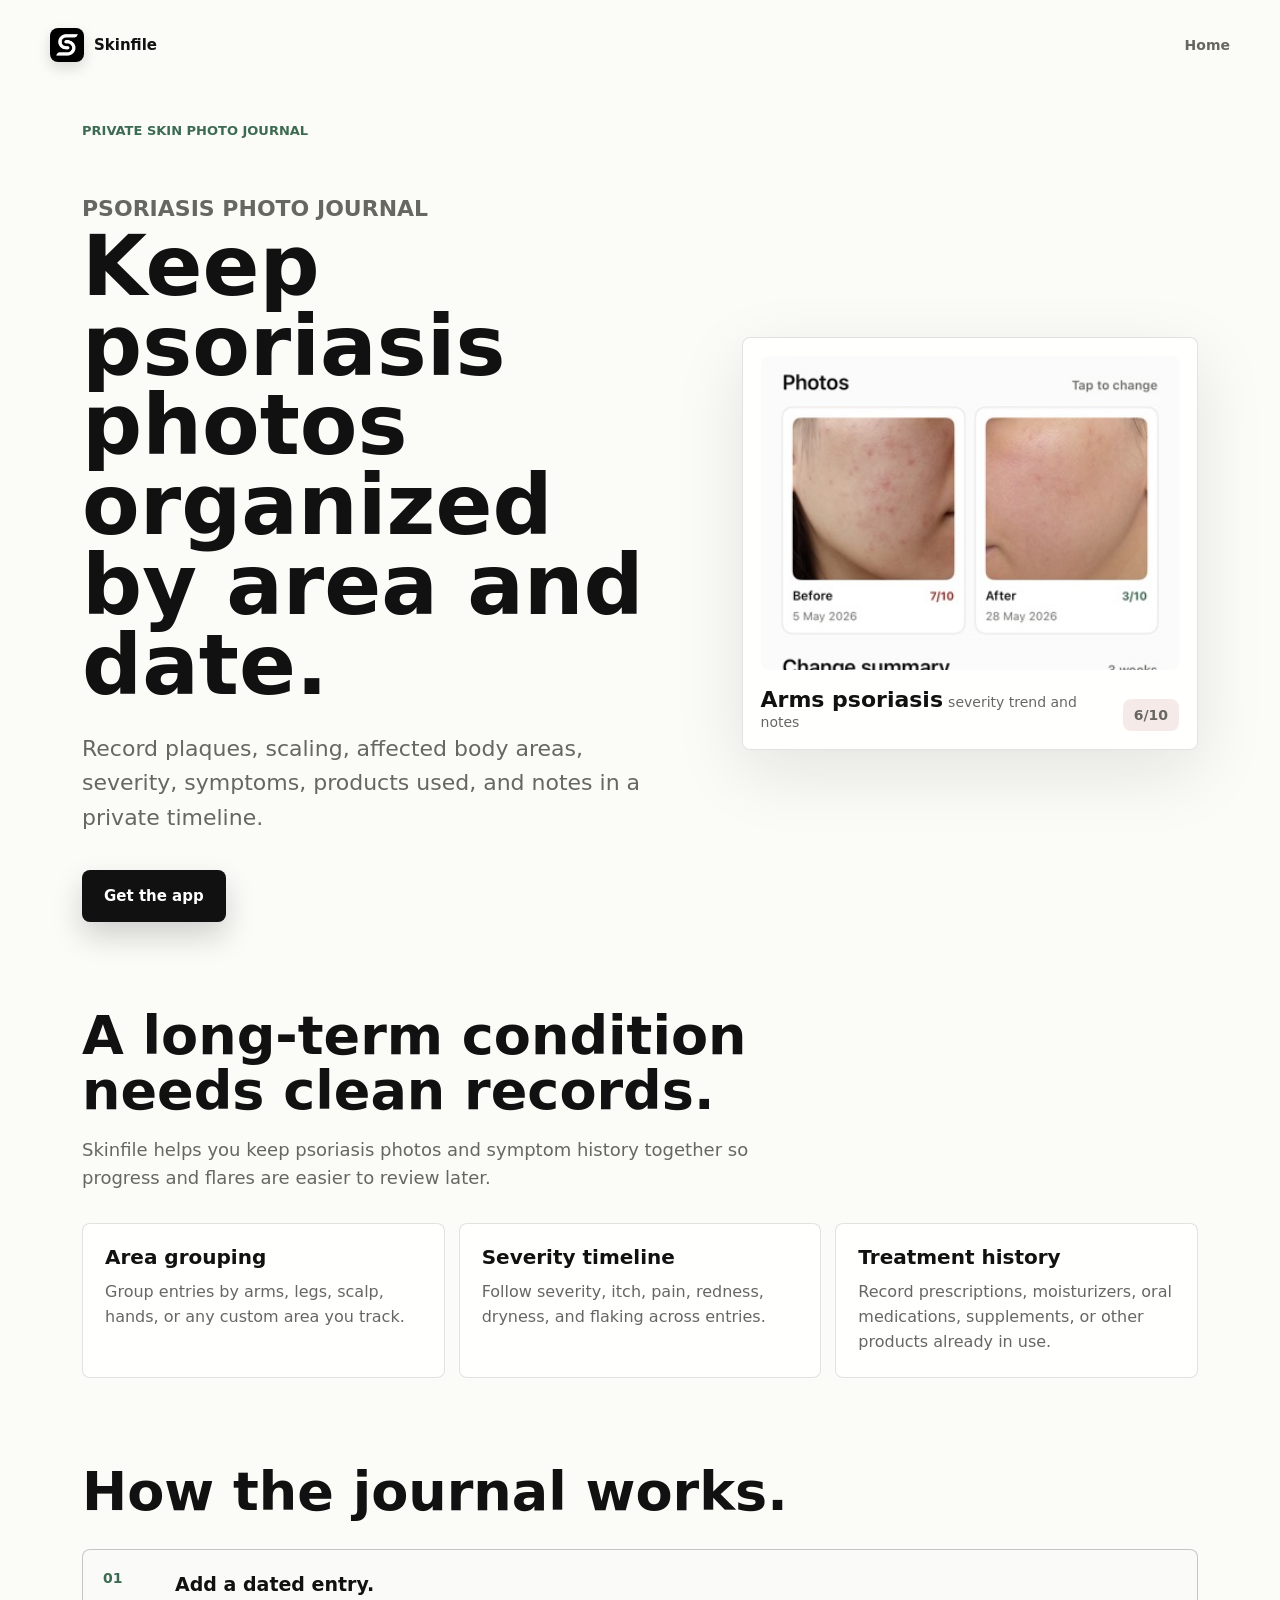
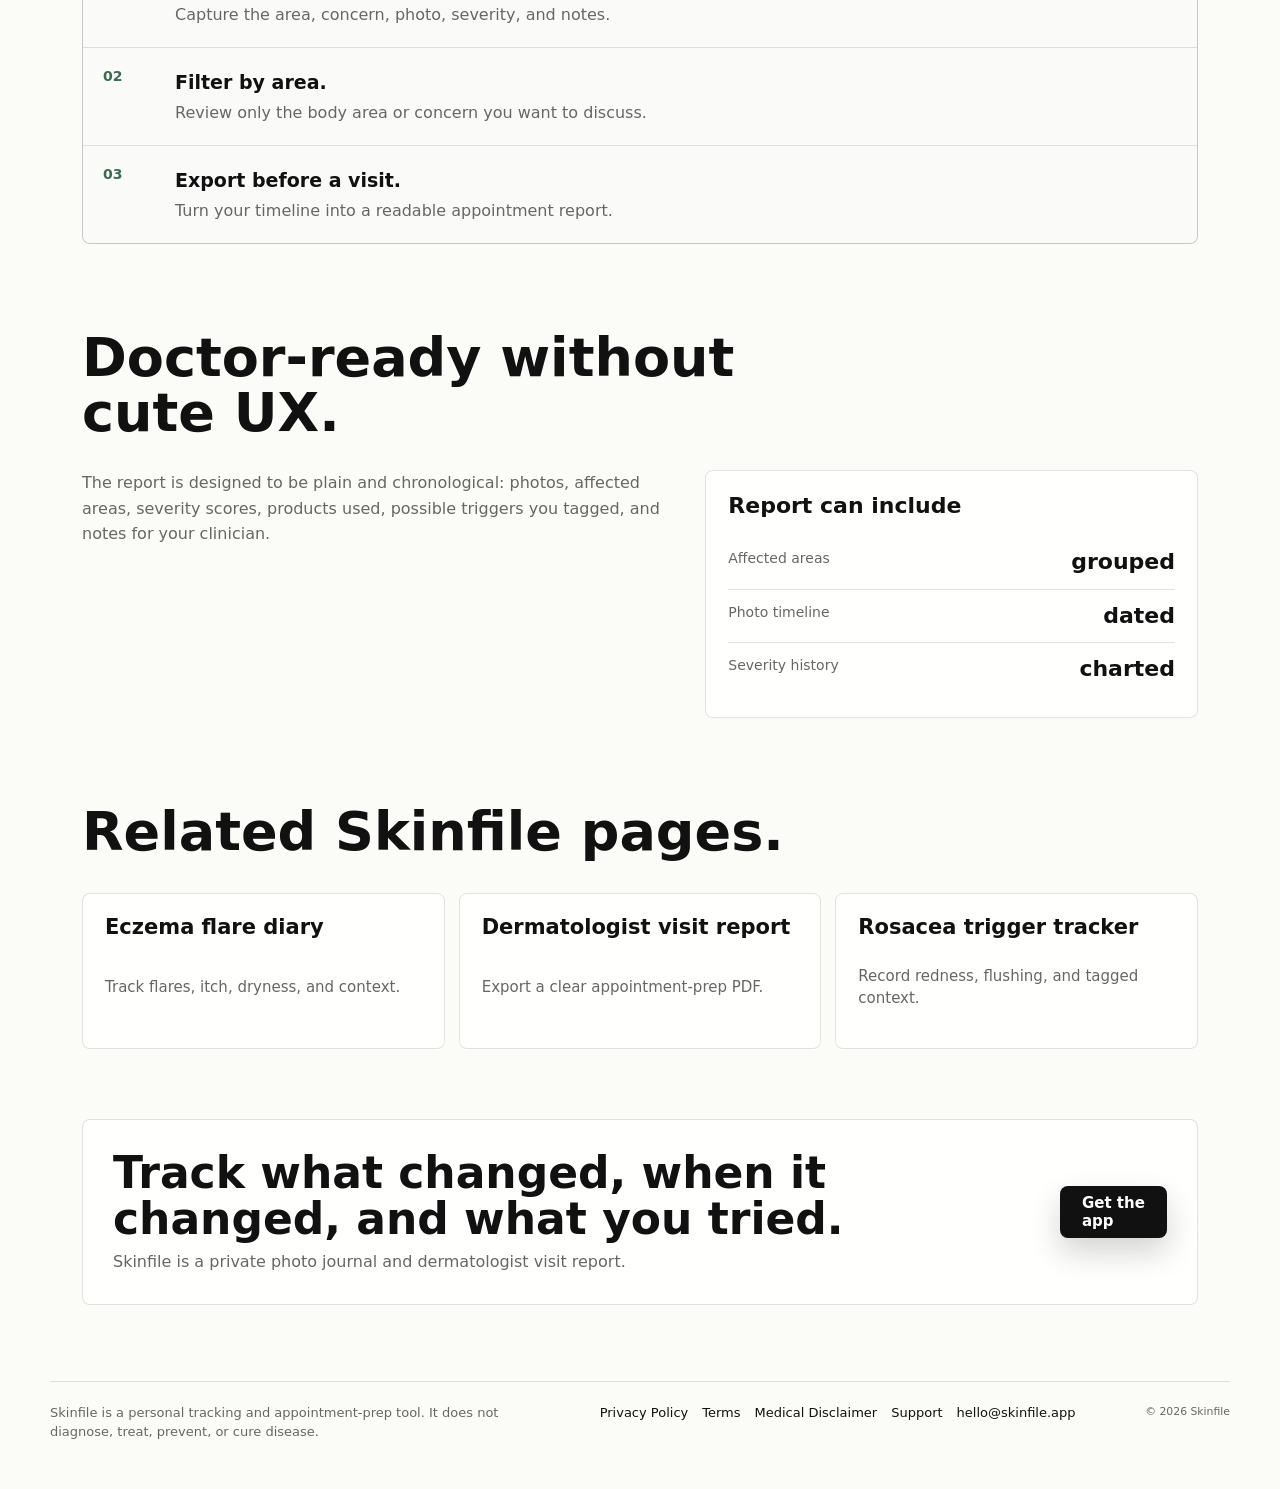
<file: psoriasis-photo-journal/index.html>
<!DOCTYPE html>
<html lang="en">
  <head>
    <meta charset="utf-8">
    <meta name="viewport" content="width=device-width, initial-scale=1">
    <meta
      name="description"
      content="Create a psoriasis photo journal with dated photos, affected areas, severity scores, products used, notes, and appointment reports."
    >
    <title>Psoriasis Photo Journal | Skinfile</title>
    <link rel="canonical" href="https://skinfile.app/psoriasis-photo-journal/">
    <link rel="icon" type="image/png" href="../favicon.png">
    <link rel="apple-touch-icon" href="../favicon.png">
    <link rel="stylesheet" href="../styles.css">
  </head>
  <body class="intent-page">
    <header class="intent-header">
      <a class="brand" href="../index.html" aria-label="Skinfile home">
        <img class="brand-mark" src="../assets/app-icon.png" alt="" aria-hidden="true">
        <span>Skinfile</span>
      </a>
      <a class="legal-home-link" href="../index.html">Home</a>
    </header>

    <main class="intent-shell">
      <a class="breadcrumb" href="../index.html">Private skin photo journal</a>

      <section class="intent-hero">
        <div class="intent-copy">
          <p class="eyebrow">Psoriasis photo journal</p>
          <h1>Keep psoriasis photos organized by area and date.</h1>
          <p>
            Record plaques, scaling, affected body areas, severity, symptoms,
            products used, and notes in a private timeline.
          </p>
          <div class="intent-actions">
            <a class="button button-primary" href="mailto:hello@skinfile.app?subject=Skinfile%20early%20access">
              Get the app
            </a>
          </div>
        </div>

        <div class="tracking-visual" aria-label="Psoriasis photo journal preview">
          <div class="visual-frame">
            <img
              src="../assets/skinfile-compare-mockup.jpg"
              alt="Skinfile app showing a before and after skin photo comparison"
            >
          </div>
          <div class="visual-meta">
            <div>
              <strong>Arms psoriasis</strong>
              <span>severity trend and notes</span>
            </div>
            <span class="severity-pill">6/10</span>
          </div>
        </div>
      </section>

      <section class="intent-section">
        <h2>A long-term condition needs clean records.</h2>
        <p>
          Skinfile helps you keep psoriasis photos and symptom history together
          so progress and flares are easier to review later.
        </p>
        <div class="intent-grid">
          <div class="intent-card">
            <strong>Area grouping</strong>
            <p>Group entries by arms, legs, scalp, hands, or any custom area you track.</p>
          </div>
          <div class="intent-card">
            <strong>Severity timeline</strong>
            <p>Follow severity, itch, pain, redness, dryness, and flaking across entries.</p>
          </div>
          <div class="intent-card">
            <strong>Treatment history</strong>
            <p>Record prescriptions, moisturizers, oral medications, supplements, or other products already in use.</p>
          </div>
        </div>
      </section>

      <section class="intent-section">
        <h2>How the journal works.</h2>
        <div class="steps-list">
          <div>
            <span>01</span>
            <p><strong>Add a dated entry.</strong> Capture the area, concern, photo, severity, and notes.</p>
          </div>
          <div>
            <span>02</span>
            <p><strong>Filter by area.</strong> Review only the body area or concern you want to discuss.</p>
          </div>
          <div>
            <span>03</span>
            <p><strong>Export before a visit.</strong> Turn your timeline into a readable appointment report.</p>
          </div>
        </div>
      </section>

      <section class="intent-section">
        <h2>Doctor-ready without cute UX.</h2>
        <div class="report-layout">
          <div>
            <p>
              The report is designed to be plain and chronological: photos,
              affected areas, severity scores, products used, possible triggers
              you tagged, and notes for your clinician.
            </p>
          </div>
          <div class="mini-report">
            <h3>Report can include</h3>
            <div class="metric-row"><span class="metric-label">Affected areas</span><strong class="metric-value">grouped</strong></div>
            <div class="metric-row"><span class="metric-label">Photo timeline</span><strong class="metric-value">dated</strong></div>
            <div class="metric-row"><span class="metric-label">Severity history</span><strong class="metric-value">charted</strong></div>
          </div>
        </div>
      </section>

      <section class="intent-section">
        <h2>Related Skinfile pages.</h2>
        <div class="intent-link-grid">
          <a href="../eczema-flare-diary/"><span>Eczema flare diary</span><small>Track flares, itch, dryness, and context.</small></a>
          <a href="../dermatologist-visit-report/"><span>Dermatologist visit report</span><small>Export a clear appointment-prep PDF.</small></a>
          <a href="../rosacea-trigger-tracker/"><span>Rosacea trigger tracker</span><small>Record redness, flushing, and tagged context.</small></a>
        </div>
      </section>

      <section class="intent-cta">
        <div>
          <h2>Track what changed, when it changed, and what you tried.</h2>
          <p>Skinfile is a private photo journal and dermatologist visit report.</p>
        </div>
        <a class="button button-primary" href="mailto:hello@skinfile.app?subject=Skinfile%20early%20access">Get the app</a>
      </section>
    </main>

    <footer class="site-footer legal-footer">
      <div class="footer-inner">
        <p>
          Skinfile is a personal tracking and appointment-prep tool. It does not
          diagnose, treat, prevent, or cure disease.
        </p>
        <nav aria-label="Footer links">
          <a href="../privacy/">Privacy Policy</a>
          <a href="../terms/">Terms</a>
          <a href="../medical-disclaimer/">Medical Disclaimer</a>
          <a href="../support/">Support</a>
          <a href="mailto:hello@skinfile.app">hello@skinfile.app</a>
        </nav>
        <small>&copy; 2026 Skinfile</small>
      </div>
    </footer>
  </body>
</html>
</file>
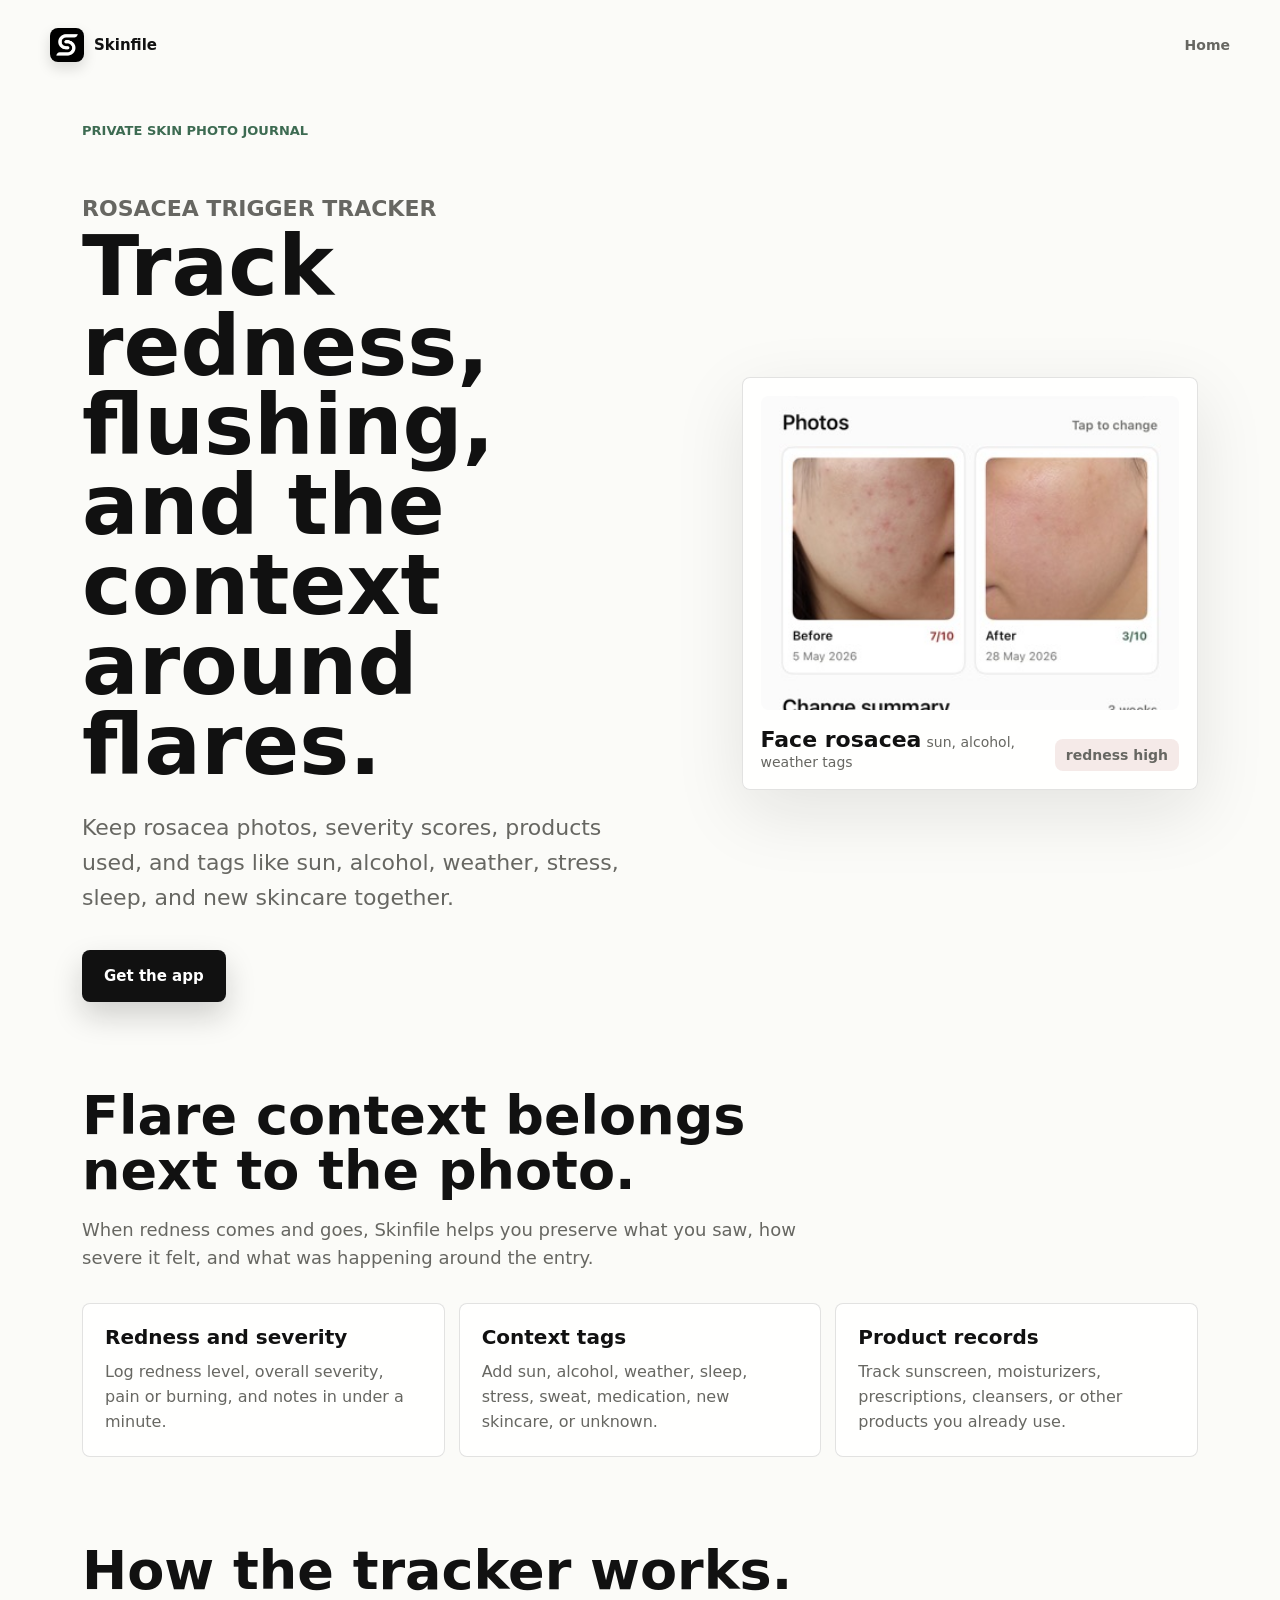
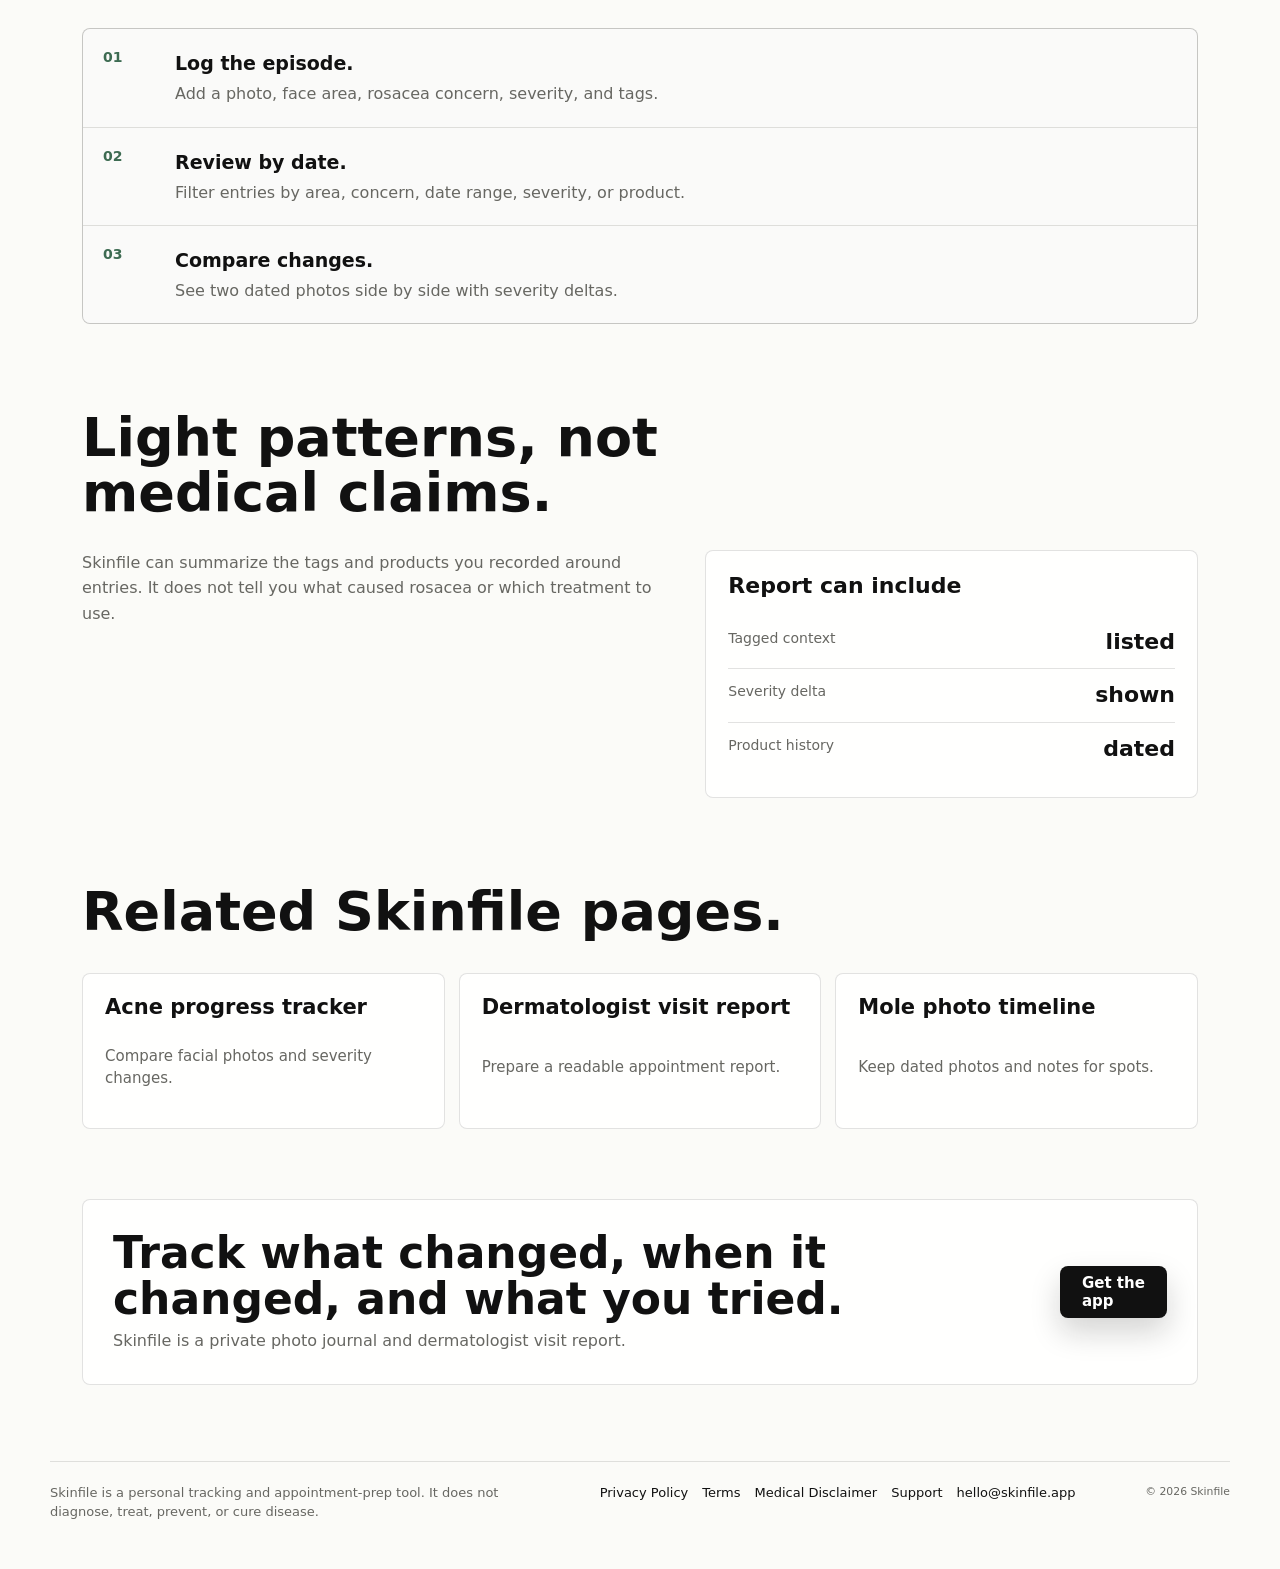
<file: rosacea-trigger-tracker/index.html>
<!DOCTYPE html>
<html lang="en">
  <head>
    <meta charset="utf-8">
    <meta name="viewport" content="width=device-width, initial-scale=1">
    <meta
      name="description"
      content="Track rosacea redness, flushing, photos, severity, products, and context tags like sun, alcohol, weather, stress, and sleep."
    >
    <title>Rosacea Trigger Tracker | Skinfile</title>
    <link rel="canonical" href="https://skinfile.app/rosacea-trigger-tracker/">
    <link rel="icon" type="image/png" href="../favicon.png">
    <link rel="apple-touch-icon" href="../favicon.png">
    <link rel="stylesheet" href="../styles.css">
  </head>
  <body class="intent-page">
    <header class="intent-header">
      <a class="brand" href="../index.html" aria-label="Skinfile home">
        <img class="brand-mark" src="../assets/app-icon.png" alt="" aria-hidden="true">
        <span>Skinfile</span>
      </a>
      <a class="legal-home-link" href="../index.html">Home</a>
    </header>

    <main class="intent-shell">
      <a class="breadcrumb" href="../index.html">Private skin photo journal</a>

      <section class="intent-hero">
        <div class="intent-copy">
          <p class="eyebrow">Rosacea trigger tracker</p>
          <h1>Track redness, flushing, and the context around flares.</h1>
          <p>
            Keep rosacea photos, severity scores, products used, and tags like
            sun, alcohol, weather, stress, sleep, and new skincare together.
          </p>
          <div class="intent-actions">
            <a class="button button-primary" href="mailto:hello@skinfile.app?subject=Skinfile%20early%20access">
              Get the app
            </a>
          </div>
        </div>

        <div class="tracking-visual" aria-label="Rosacea trigger tracker preview">
          <div class="visual-frame">
            <img
              src="../assets/skinfile-compare-mockup.jpg"
              alt="Skinfile app comparison screen with dated skin photos"
            >
          </div>
          <div class="visual-meta">
            <div>
              <strong>Face rosacea</strong>
              <span>sun, alcohol, weather tags</span>
            </div>
            <span class="severity-pill">redness high</span>
          </div>
        </div>
      </section>

      <section class="intent-section">
        <h2>Flare context belongs next to the photo.</h2>
        <p>
          When redness comes and goes, Skinfile helps you preserve what you saw,
          how severe it felt, and what was happening around the entry.
        </p>
        <div class="intent-grid">
          <div class="intent-card">
            <strong>Redness and severity</strong>
            <p>Log redness level, overall severity, pain or burning, and notes in under a minute.</p>
          </div>
          <div class="intent-card">
            <strong>Context tags</strong>
            <p>Add sun, alcohol, weather, sleep, stress, sweat, medication, new skincare, or unknown.</p>
          </div>
          <div class="intent-card">
            <strong>Product records</strong>
            <p>Track sunscreen, moisturizers, prescriptions, cleansers, or other products you already use.</p>
          </div>
        </div>
      </section>

      <section class="intent-section">
        <h2>How the tracker works.</h2>
        <div class="steps-list">
          <div>
            <span>01</span>
            <p><strong>Log the episode.</strong> Add a photo, face area, rosacea concern, severity, and tags.</p>
          </div>
          <div>
            <span>02</span>
            <p><strong>Review by date.</strong> Filter entries by area, concern, date range, severity, or product.</p>
          </div>
          <div>
            <span>03</span>
            <p><strong>Compare changes.</strong> See two dated photos side by side with severity deltas.</p>
          </div>
        </div>
      </section>

      <section class="intent-section">
        <h2>Light patterns, not medical claims.</h2>
        <div class="report-layout">
          <div>
            <p>
              Skinfile can summarize the tags and products you recorded around
              entries. It does not tell you what caused rosacea or which
              treatment to use.
            </p>
          </div>
          <div class="mini-report">
            <h3>Report can include</h3>
            <div class="metric-row"><span class="metric-label">Tagged context</span><strong class="metric-value">listed</strong></div>
            <div class="metric-row"><span class="metric-label">Severity delta</span><strong class="metric-value">shown</strong></div>
            <div class="metric-row"><span class="metric-label">Product history</span><strong class="metric-value">dated</strong></div>
          </div>
        </div>
      </section>

      <section class="intent-section">
        <h2>Related Skinfile pages.</h2>
        <div class="intent-link-grid">
          <a href="../acne-progress-tracker/"><span>Acne progress tracker</span><small>Compare facial photos and severity changes.</small></a>
          <a href="../dermatologist-visit-report/"><span>Dermatologist visit report</span><small>Prepare a readable appointment report.</small></a>
          <a href="../mole-photo-timeline/"><span>Mole photo timeline</span><small>Keep dated photos and notes for spots.</small></a>
        </div>
      </section>

      <section class="intent-cta">
        <div>
          <h2>Track what changed, when it changed, and what you tried.</h2>
          <p>Skinfile is a private photo journal and dermatologist visit report.</p>
        </div>
        <a class="button button-primary" href="mailto:hello@skinfile.app?subject=Skinfile%20early%20access">Get the app</a>
      </section>
    </main>

    <footer class="site-footer legal-footer">
      <div class="footer-inner">
        <p>
          Skinfile is a personal tracking and appointment-prep tool. It does not
          diagnose, treat, prevent, or cure disease.
        </p>
        <nav aria-label="Footer links">
          <a href="../privacy/">Privacy Policy</a>
          <a href="../terms/">Terms</a>
          <a href="../medical-disclaimer/">Medical Disclaimer</a>
          <a href="../support/">Support</a>
          <a href="mailto:hello@skinfile.app">hello@skinfile.app</a>
        </nav>
        <small>&copy; 2026 Skinfile</small>
      </div>
    </footer>
  </body>
</html>
</file>
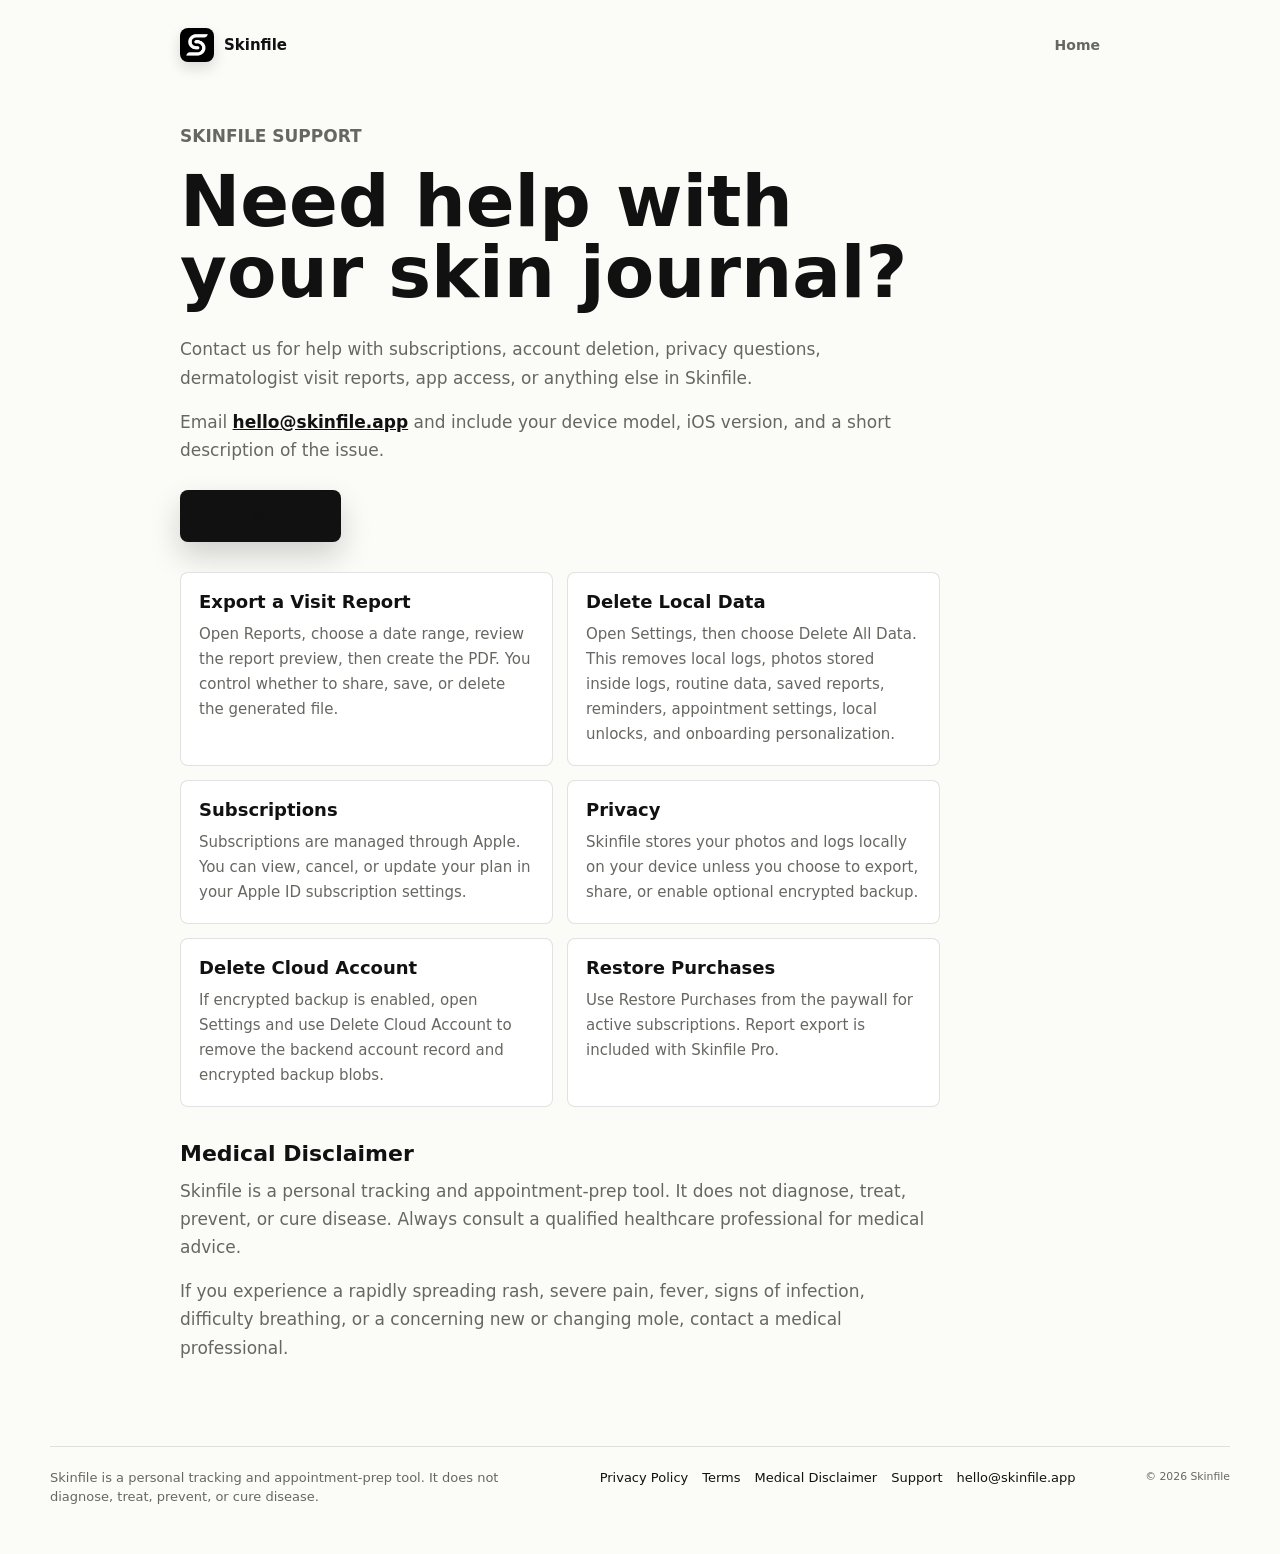
<file: support/index.html>
<!DOCTYPE html>
<html lang="en">
  <head>
    <meta charset="utf-8">
    <meta name="viewport" content="width=device-width, initial-scale=1">
    <meta
      name="description"
      content="Skinfile support for subscriptions, privacy questions, exports, and account deletion."
    >
    <title>Support | Skinfile</title>
    <link rel="canonical" href="https://skinfile.app/support/">
    <link rel="icon" type="image/png" href="../favicon.png">
    <link rel="apple-touch-icon" href="../favicon.png">
    <link rel="stylesheet" href="../styles.css">
  </head>
  <body class="legal-page">
    <header class="legal-header">
      <a class="brand" href="../index.html" aria-label="Skinfile home">
        <img class="brand-mark" src="../assets/app-icon.png" alt="" aria-hidden="true">
        <span>Skinfile</span>
      </a>
      <a class="legal-home-link" href="../index.html">Home</a>
    </header>

    <main class="legal-shell">
      <article class="legal-content">
        <p class="eyebrow">Skinfile support</p>
        <h1>Need help with your skin journal?</h1>
        <p>
          Contact us for help with subscriptions, account deletion, privacy
          questions, dermatologist visit reports, app access, or anything else in
          Skinfile.
        </p>

        <p>
          Email <a href="mailto:hello@skinfile.app">hello@skinfile.app</a> and
          include your device model, iOS version, and a short description of the
          issue.
        </p>

        <div class="hero-actions support-action">
          <a
            class="button button-primary"
            href="mailto:hello@skinfile.app?subject=Skinfile%20Support"
          >
            Email support
          </a>
        </div>

        <div class="support-grid">
          <section>
            <h2>Export a Visit Report</h2>
            <p>
              Open Reports, choose a date range, review the report preview, then
              create the PDF. You control whether to share, save, or delete the
              generated file.
            </p>
          </section>

          <section>
            <h2>Delete Local Data</h2>
            <p>
              Open Settings, then choose Delete All Data. This removes local
              logs, photos stored inside logs, routine data, saved reports,
              reminders, appointment settings, local unlocks, and onboarding
              personalization.
            </p>
          </section>

          <section>
            <h2>Subscriptions</h2>
            <p>
              Subscriptions are managed through Apple. You can view, cancel, or
              update your plan in your Apple ID subscription settings.
            </p>
          </section>

          <section>
            <h2>Privacy</h2>
            <p>
              Skinfile stores your photos and logs locally on your device unless
              you choose to export, share, or enable optional encrypted backup.
            </p>
          </section>

          <section>
            <h2>Delete Cloud Account</h2>
            <p>
              If encrypted backup is enabled, open Settings and use Delete Cloud
              Account to remove the backend account record and encrypted backup
              blobs.
            </p>
          </section>

          <section>
            <h2>Restore Purchases</h2>
            <p>
              Use Restore Purchases from the paywall for active subscriptions.
              Report export is included with Skinfile Pro.
            </p>
          </section>
        </div>

        <h2>Medical Disclaimer</h2>
        <p>
          Skinfile is a personal tracking and appointment-prep tool. It does not
          diagnose, treat, prevent, or cure disease. Always consult a qualified
          healthcare professional for medical advice.
        </p>
        <p>
          If you experience a rapidly spreading rash, severe pain, fever, signs
          of infection, difficulty breathing, or a concerning new or changing
          mole, contact a medical professional.
        </p>
      </article>
    </main>

    <footer class="site-footer legal-footer">
      <div class="footer-inner">
        <p>
          Skinfile is a personal tracking and appointment-prep tool. It does not
          diagnose, treat, prevent, or cure disease.
        </p>
        <nav aria-label="Footer links">
          <a href="../privacy/">Privacy Policy</a>
          <a href="../terms/">Terms</a>
          <a href="../medical-disclaimer/">Medical Disclaimer</a>
          <a href="../support/">Support</a>
          <a href="mailto:hello@skinfile.app">hello@skinfile.app</a>
        </nav>
        <small>&copy; 2026 Skinfile</small>
      </div>
    </footer>
  </body>
</html>
</file>
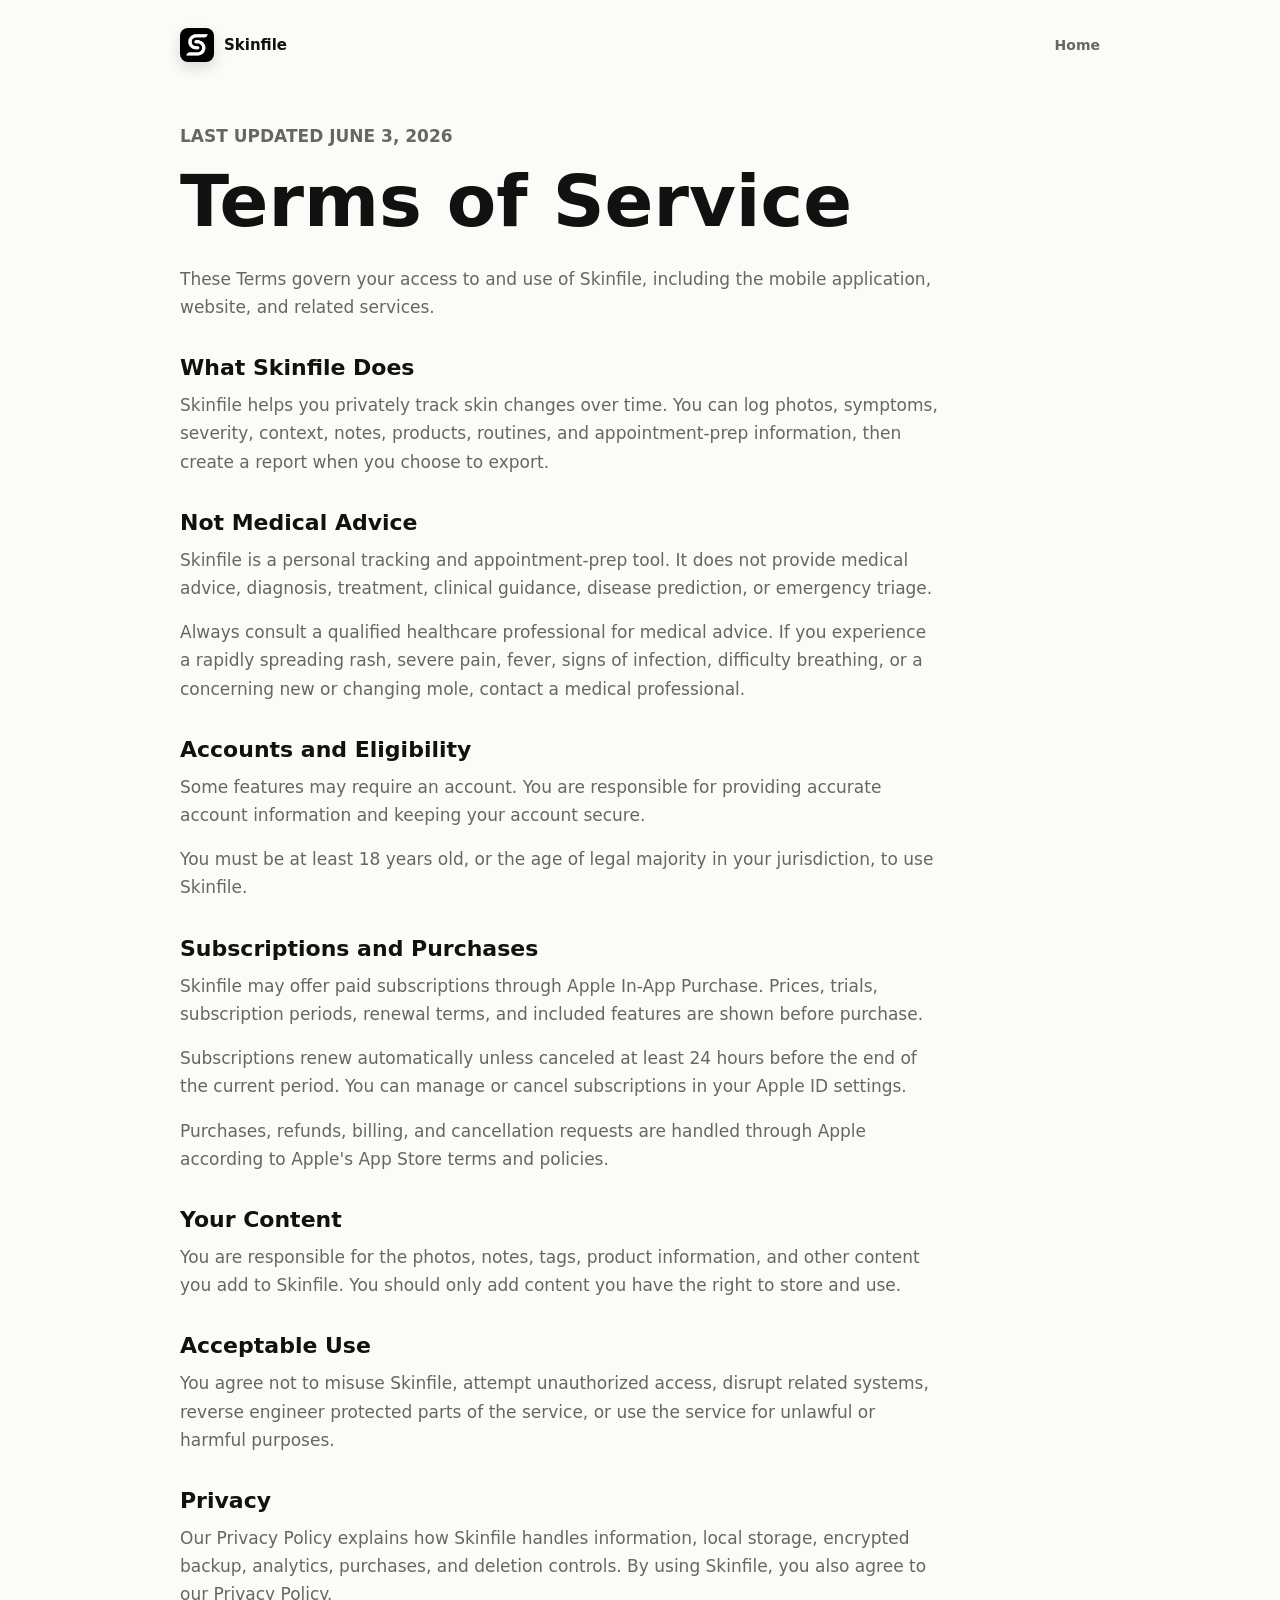
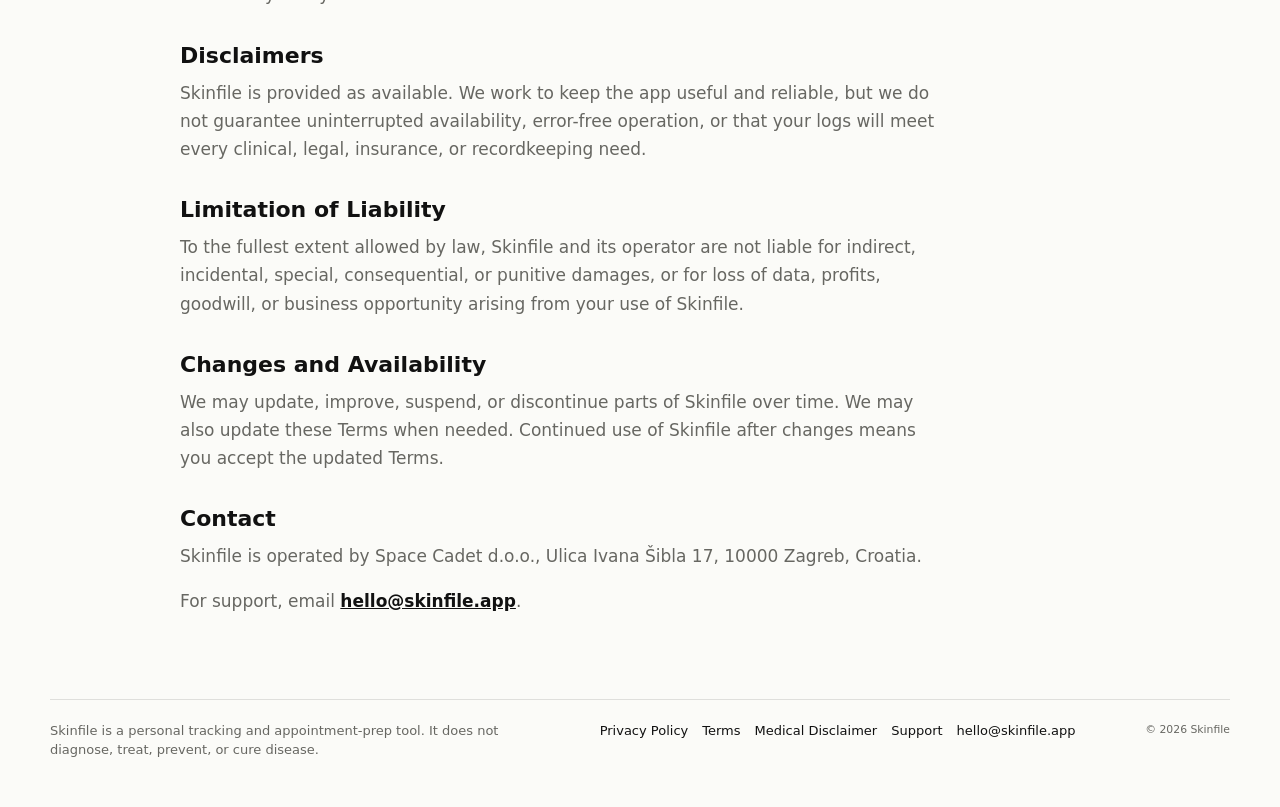
<file: terms/index.html>
<!DOCTYPE html>
<html lang="en">
  <head>
    <meta charset="utf-8">
    <meta name="viewport" content="width=device-width, initial-scale=1">
    <meta
      name="description"
      content="Skinfile terms of service for the private skin photo journal and appointment-prep app."
    >
    <title>Terms of Service | Skinfile</title>
    <link rel="canonical" href="https://skinfile.app/terms/">
    <link rel="icon" type="image/png" href="../favicon.png">
    <link rel="apple-touch-icon" href="../favicon.png">
    <link rel="stylesheet" href="../styles.css">
  </head>
  <body class="legal-page">
    <header class="legal-header">
      <a class="brand" href="../index.html" aria-label="Skinfile home">
        <img class="brand-mark" src="../assets/app-icon.png" alt="" aria-hidden="true">
        <span>Skinfile</span>
      </a>
      <a class="legal-home-link" href="../index.html">Home</a>
    </header>

    <main class="legal-shell">
      <article class="legal-content">
        <p class="eyebrow">Last updated June 3, 2026</p>
        <h1>Terms of Service</h1>

        <p>
          These Terms govern your access to and use of Skinfile, including the
          mobile application, website, and related services.
        </p>

        <h2>What Skinfile Does</h2>
        <p>
          Skinfile helps you privately track skin changes over time. You can log
          photos, symptoms, severity, context, notes, products, routines, and
          appointment-prep information, then create a report when you choose to
          export.
        </p>

        <h2>Not Medical Advice</h2>
        <p>
          Skinfile is a personal tracking and appointment-prep tool. It does not
          provide medical advice, diagnosis, treatment, clinical guidance,
          disease prediction, or emergency triage.
        </p>
        <p>
          Always consult a qualified healthcare professional for medical advice.
          If you experience a rapidly spreading rash, severe pain, fever, signs
          of infection, difficulty breathing, or a concerning new or changing
          mole, contact a medical professional.
        </p>

        <h2>Accounts and Eligibility</h2>
        <p>
          Some features may require an account. You are responsible for
          providing accurate account information and keeping your account secure.
        </p>
        <p>
          You must be at least 18 years old, or the age of legal majority in
          your jurisdiction, to use Skinfile.
        </p>

        <h2>Subscriptions and Purchases</h2>
        <p>
          Skinfile may offer paid subscriptions through Apple In-App Purchase.
          Prices, trials, subscription periods, renewal terms, and included
          features are shown before purchase.
        </p>
        <p>
          Subscriptions renew automatically unless canceled at least 24 hours
          before the end of the current period. You can manage or cancel
          subscriptions in your Apple ID settings.
        </p>
        <p>
          Purchases, refunds, billing, and cancellation requests are handled
          through Apple according to Apple's App Store terms and policies.
        </p>

        <h2>Your Content</h2>
        <p>
          You are responsible for the photos, notes, tags, product information,
          and other content you add to Skinfile. You should only add content you
          have the right to store and use.
        </p>

        <h2>Acceptable Use</h2>
        <p>
          You agree not to misuse Skinfile, attempt unauthorized access, disrupt
          related systems, reverse engineer protected parts of the service, or
          use the service for unlawful or harmful purposes.
        </p>

        <h2>Privacy</h2>
        <p>
          Our Privacy Policy explains how Skinfile handles information, local
          storage, encrypted backup, analytics, purchases, and deletion controls.
          By using Skinfile, you also agree to our Privacy Policy.
        </p>

        <h2>Disclaimers</h2>
        <p>
          Skinfile is provided as available. We work to keep the app useful and
          reliable, but we do not guarantee uninterrupted availability,
          error-free operation, or that your logs will meet every clinical,
          legal, insurance, or recordkeeping need.
        </p>

        <h2>Limitation of Liability</h2>
        <p>
          To the fullest extent allowed by law, Skinfile and its operator are not
          liable for indirect, incidental, special, consequential, or punitive
          damages, or for loss of data, profits, goodwill, or business
          opportunity arising from your use of Skinfile.
        </p>

        <h2>Changes and Availability</h2>
        <p>
          We may update, improve, suspend, or discontinue parts of Skinfile over
          time. We may also update these Terms when needed. Continued use of
          Skinfile after changes means you accept the updated Terms.
        </p>

        <h2>Contact</h2>
        <p>
          Skinfile is operated by Space Cadet d.o.o., Ulica Ivana Šibla 17,
          10000 Zagreb, Croatia.
        </p>
        <p>
          For support, email
          <a href="mailto:hello@skinfile.app">hello@skinfile.app</a>.
        </p>
      </article>
    </main>

    <footer class="site-footer legal-footer">
      <div class="footer-inner">
        <p>
          Skinfile is a personal tracking and appointment-prep tool. It does not
          diagnose, treat, prevent, or cure disease.
        </p>
        <nav aria-label="Footer links">
          <a href="../privacy/">Privacy Policy</a>
          <a href="../terms/">Terms</a>
          <a href="../medical-disclaimer/">Medical Disclaimer</a>
          <a href="../support/">Support</a>
          <a href="mailto:hello@skinfile.app">hello@skinfile.app</a>
        </nav>
        <small>&copy; 2026 Skinfile</small>
      </div>
    </footer>
  </body>
</html>
</file>
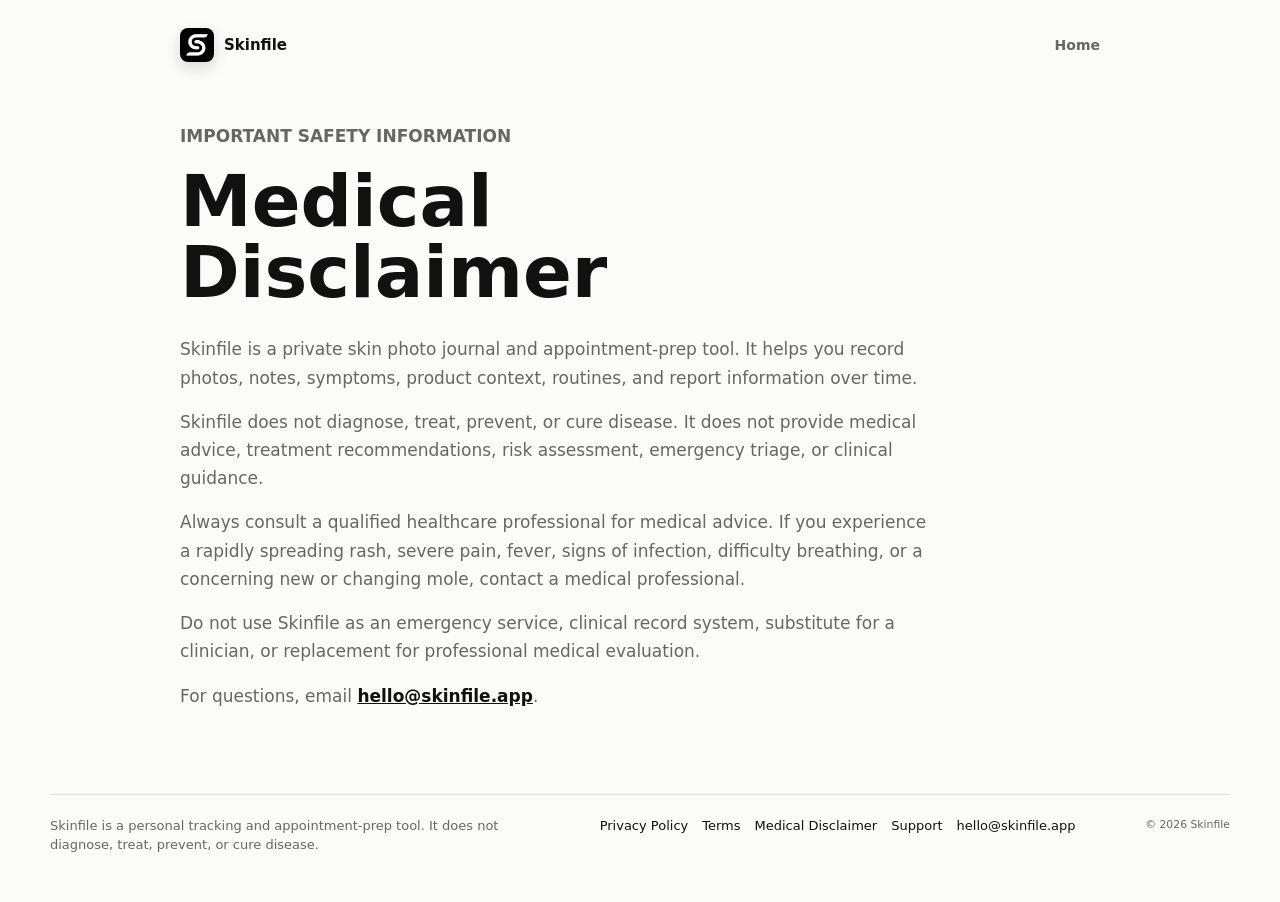
<file: medical-disclaimer.html>
<!DOCTYPE html>
<html lang="en">
  <head>
    <meta charset="utf-8">
    <meta name="viewport" content="width=device-width, initial-scale=1">
    <meta
      name="description"
      content="Skinfile medical disclaimer for the private skin photo journal and appointment-prep app."
    >
    <title>Medical Disclaimer | Skinfile</title>
    <link rel="canonical" href="https://skinfile.app/medical-disclaimer/">
    <link rel="icon" type="image/png" href="./favicon.png">
    <link rel="apple-touch-icon" href="./favicon.png">
    <link rel="stylesheet" href="styles.css">
  </head>
  <body class="legal-page">
    <header class="legal-header">
      <a class="brand" href="index.html" aria-label="Skinfile home">
        <img class="brand-mark" src="assets/app-icon.png" alt="" aria-hidden="true">
        <span>Skinfile</span>
      </a>
      <a class="legal-home-link" href="index.html">Home</a>
    </header>

    <main class="legal-shell">
      <article class="legal-content">
        <p class="eyebrow">Important safety information</p>
        <h1>Medical Disclaimer</h1>

        <p>
          Skinfile is a private skin photo journal and appointment-prep tool. It
          helps you record photos, notes, symptoms, product context, routines,
          and report information over time.
        </p>

        <p>
          Skinfile does not diagnose, treat, prevent, or cure disease. It does
          not provide medical advice, treatment recommendations, risk
          assessment, emergency triage, or clinical guidance.
        </p>

        <p>
          Always consult a qualified healthcare professional for medical advice.
          If you experience a rapidly spreading rash, severe pain, fever, signs
          of infection, difficulty breathing, or a concerning new or changing
          mole, contact a medical professional.
        </p>

        <p>
          Do not use Skinfile as an emergency service, clinical record system,
          substitute for a clinician, or replacement for professional medical
          evaluation.
        </p>

        <p>
          For questions, email
          <a href="mailto:hello@skinfile.app">hello@skinfile.app</a>.
        </p>
      </article>
    </main>

    <footer class="site-footer legal-footer">
      <div class="footer-inner">
        <p>
          Skinfile is a personal tracking and appointment-prep tool. It does not
          diagnose, treat, prevent, or cure disease.
        </p>
        <nav aria-label="Footer links">
          <a href="privacy/">Privacy Policy</a>
          <a href="terms/">Terms</a>
          <a href="medical-disclaimer/">Medical Disclaimer</a>
          <a href="support/">Support</a>
          <a href="mailto:hello@skinfile.app">hello@skinfile.app</a>
        </nav>
        <small>&copy; 2026 Skinfile</small>
      </div>
    </footer>
  </body>
</html>
</file>
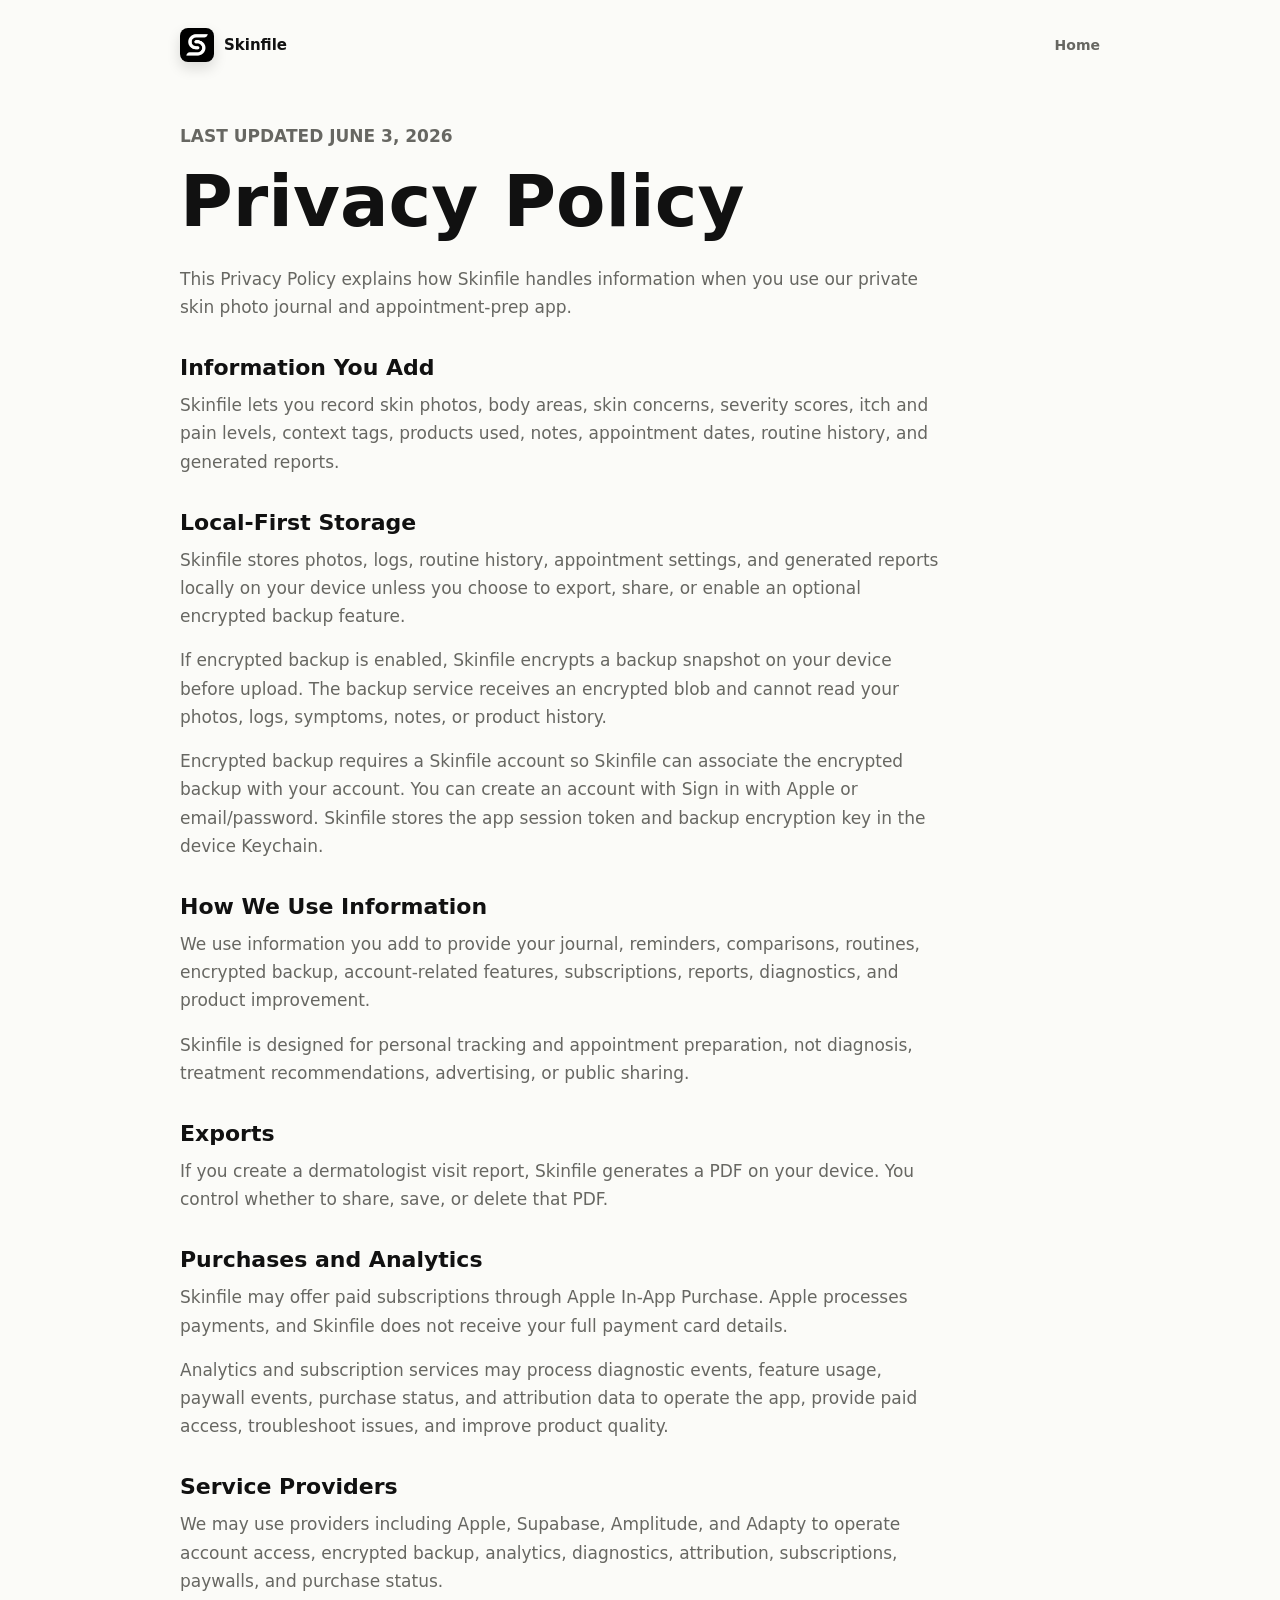
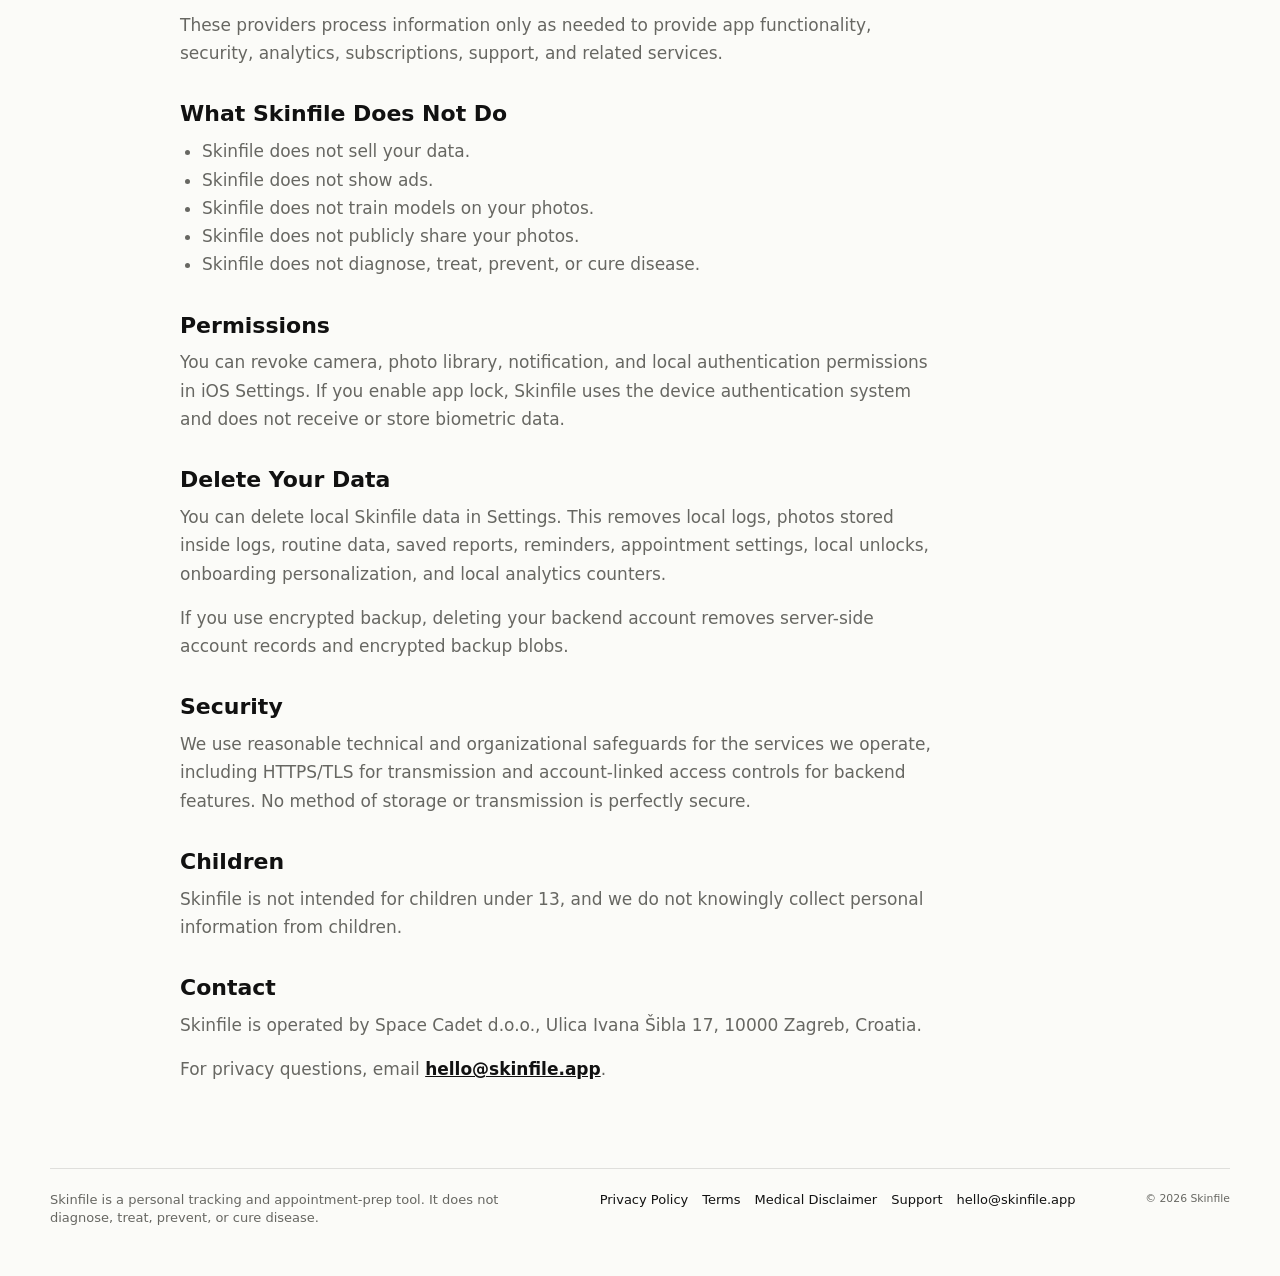
<file: privacy.html>
<!DOCTYPE html>
<html lang="en">
  <head>
    <meta charset="utf-8">
    <meta name="viewport" content="width=device-width, initial-scale=1">
    <meta
      name="description"
      content="Skinfile privacy policy for the private skin photo journal and appointment-prep app."
    >
    <title>Privacy Policy | Skinfile</title>
    <link rel="canonical" href="https://skinfile.app/privacy/">
    <link rel="icon" type="image/png" href="./favicon.png">
    <link rel="apple-touch-icon" href="./favicon.png">
    <link rel="stylesheet" href="styles.css">
  </head>
  <body class="legal-page">
    <header class="legal-header">
      <a class="brand" href="index.html" aria-label="Skinfile home">
        <img class="brand-mark" src="assets/app-icon.png" alt="" aria-hidden="true">
        <span>Skinfile</span>
      </a>
      <a class="legal-home-link" href="index.html">Home</a>
    </header>

    <main class="legal-shell">
      <article class="legal-content">
        <p class="eyebrow">Last updated June 3, 2026</p>
        <h1>Privacy Policy</h1>

        <p>
          This Privacy Policy explains how Skinfile handles information when you
          use our private skin photo journal and appointment-prep app.
        </p>

        <h2>Information You Add</h2>
        <p>
          Skinfile lets you record skin photos, body areas, skin concerns,
          severity scores, itch and pain levels, context tags, products used,
          notes, appointment dates, routine history, and generated reports.
        </p>

        <h2>Local-First Storage</h2>
        <p>
          Skinfile stores photos, logs, routine history, appointment settings,
          and generated reports locally on your device unless you choose to
          export, share, or enable an optional encrypted backup feature.
        </p>
        <p>
          If encrypted backup is enabled, Skinfile encrypts a backup snapshot on
          your device before upload. The backup service receives an encrypted
          blob and cannot read your photos, logs, symptoms, notes, or product
          history.
        </p>
        <p>
          Encrypted backup requires a Skinfile account so Skinfile can
          associate the encrypted backup with your account. You can create an
          account with Sign in with Apple or email/password. Skinfile stores the
          app session token and backup encryption key in the device Keychain.
        </p>

        <h2>How We Use Information</h2>
        <p>
          We use information you add to provide your journal, reminders,
          comparisons, routines, encrypted backup, account-related features,
          subscriptions, reports, diagnostics, and product improvement.
        </p>
        <p>
          Skinfile is designed for personal tracking and appointment preparation,
          not diagnosis, treatment recommendations, advertising, or public
          sharing.
        </p>

        <h2>Exports</h2>
        <p>
          If you create a dermatologist visit report, Skinfile generates a PDF
          on your device. You control whether to share, save, or delete that PDF.
        </p>

        <h2>Purchases and Analytics</h2>
        <p>
          Skinfile may offer paid subscriptions through Apple In-App Purchase.
          Apple processes payments, and Skinfile does not receive your full
          payment card details.
        </p>
        <p>
          Analytics and subscription services may process diagnostic events,
          feature usage, paywall events, purchase status, and attribution data
          to operate the app, provide paid access, troubleshoot issues, and
          improve product quality.
        </p>

        <h2>Service Providers</h2>
        <p>
          We may use providers including Apple, Supabase, Amplitude, and Adapty
          to operate account access, encrypted backup, analytics, diagnostics,
          attribution, subscriptions, paywalls, and purchase status.
        </p>
        <p>
          These providers process information only as needed to provide app
          functionality, security, analytics, subscriptions, support, and related
          services.
        </p>

        <h2>What Skinfile Does Not Do</h2>
        <ul>
          <li>Skinfile does not sell your data.</li>
          <li>Skinfile does not show ads.</li>
          <li>Skinfile does not train models on your photos.</li>
          <li>Skinfile does not publicly share your photos.</li>
          <li>Skinfile does not diagnose, treat, prevent, or cure disease.</li>
        </ul>

        <h2>Permissions</h2>
        <p>
          You can revoke camera, photo library, notification, and local
          authentication permissions in iOS Settings. If you enable app lock,
          Skinfile uses the device authentication system and does not receive or
          store biometric data.
        </p>

        <h2>Delete Your Data</h2>
        <p>
          You can delete local Skinfile data in Settings. This removes local
          logs, photos stored inside logs, routine data, saved reports,
          reminders, appointment settings, local unlocks, onboarding
          personalization, and local analytics counters.
        </p>
        <p>
          If you use encrypted backup, deleting your backend account removes
          server-side account records and encrypted backup blobs.
        </p>

        <h2>Security</h2>
        <p>
          We use reasonable technical and organizational safeguards for the
          services we operate, including HTTPS/TLS for transmission and
          account-linked access controls for backend features. No method of
          storage or transmission is perfectly secure.
        </p>

        <h2>Children</h2>
        <p>
          Skinfile is not intended for children under 13, and we do not
          knowingly collect personal information from children.
        </p>

        <h2>Contact</h2>
        <p>
          Skinfile is operated by Space Cadet d.o.o., Ulica Ivana Šibla 17,
          10000 Zagreb, Croatia.
        </p>
        <p>
          For privacy questions, email
          <a href="mailto:hello@skinfile.app">hello@skinfile.app</a>.
        </p>
      </article>
    </main>

    <footer class="site-footer legal-footer">
      <div class="footer-inner">
        <p>
          Skinfile is a personal tracking and appointment-prep tool. It does not
          diagnose, treat, prevent, or cure disease.
        </p>
        <nav aria-label="Footer links">
          <a href="privacy/">Privacy Policy</a>
          <a href="terms/">Terms</a>
          <a href="medical-disclaimer/">Medical Disclaimer</a>
          <a href="support/">Support</a>
          <a href="mailto:hello@skinfile.app">hello@skinfile.app</a>
        </nav>
        <small>&copy; 2026 Skinfile</small>
      </div>
    </footer>
  </body>
</html>
</file>
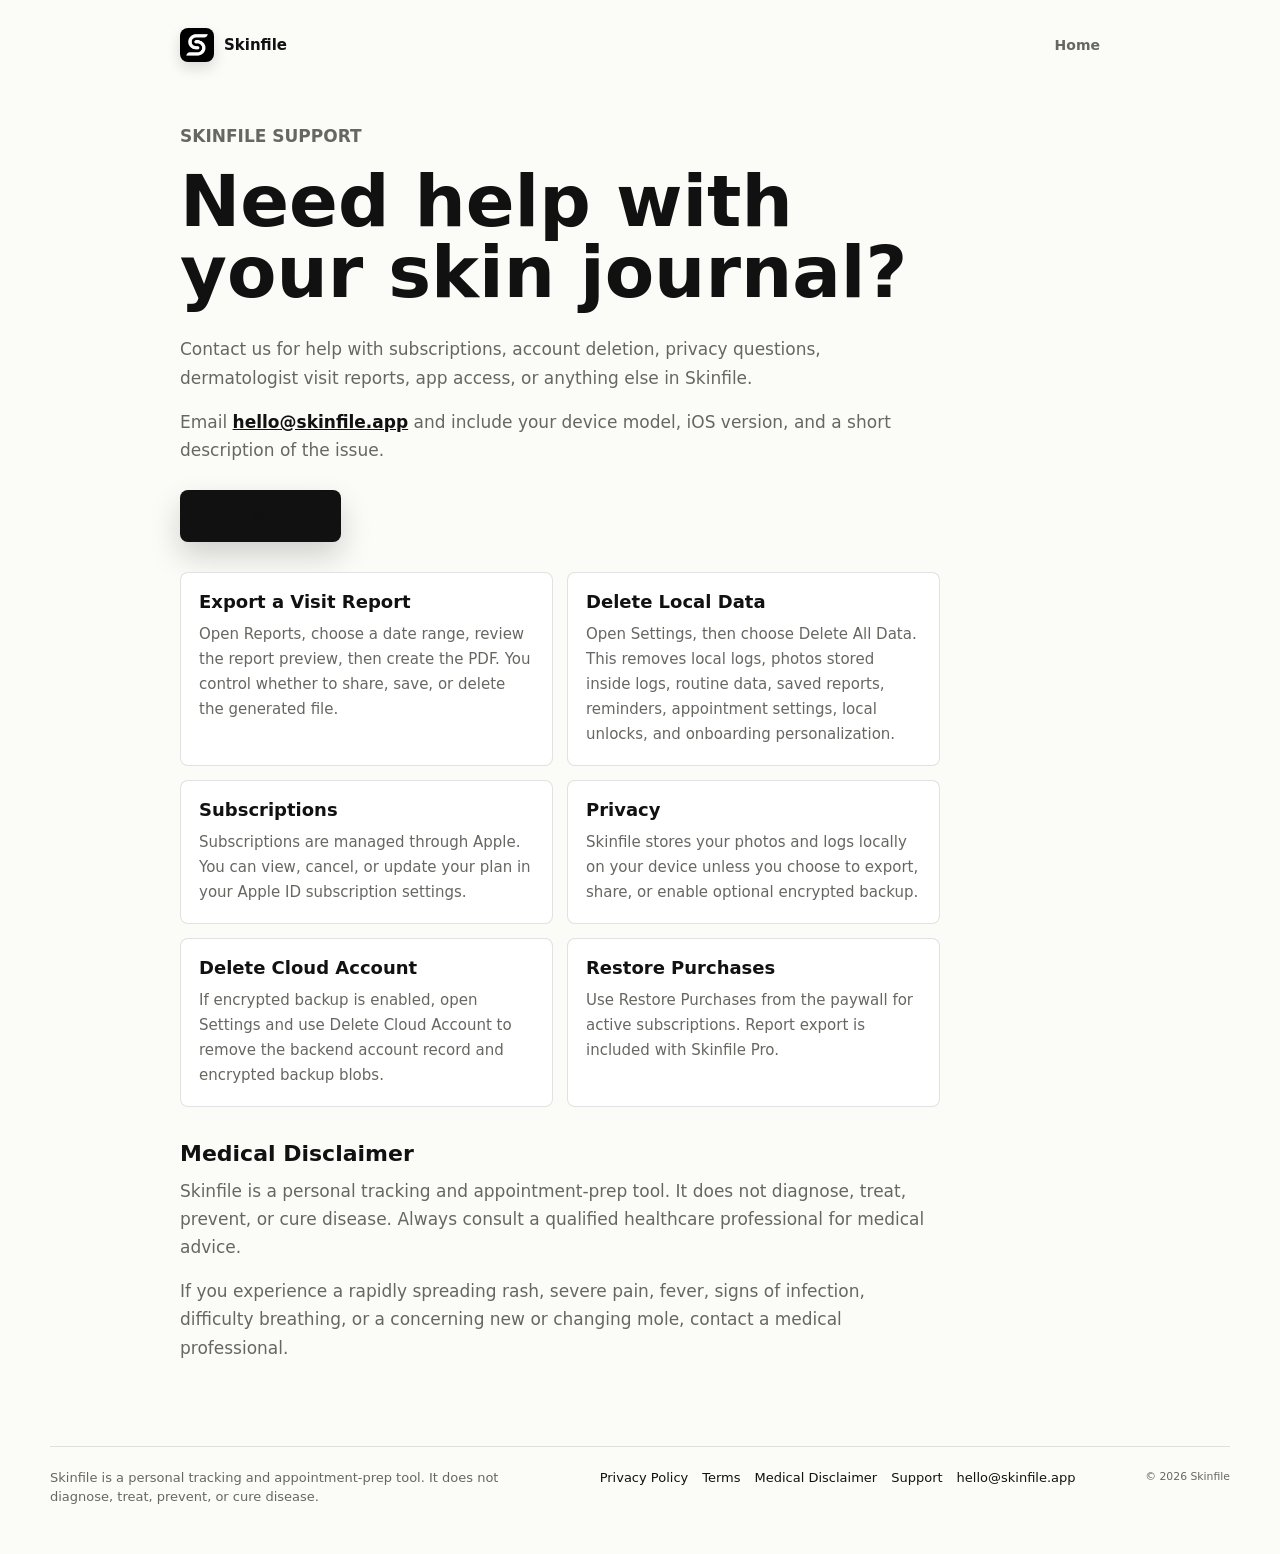
<file: support.html>
<!DOCTYPE html>
<html lang="en">
  <head>
    <meta charset="utf-8">
    <meta name="viewport" content="width=device-width, initial-scale=1">
    <meta
      name="description"
      content="Skinfile support for subscriptions, privacy questions, exports, and account deletion."
    >
    <title>Support | Skinfile</title>
    <link rel="canonical" href="https://skinfile.app/support/">
    <link rel="icon" type="image/png" href="./favicon.png">
    <link rel="apple-touch-icon" href="./favicon.png">
    <link rel="stylesheet" href="styles.css">
  </head>
  <body class="legal-page">
    <header class="legal-header">
      <a class="brand" href="index.html" aria-label="Skinfile home">
        <img class="brand-mark" src="assets/app-icon.png" alt="" aria-hidden="true">
        <span>Skinfile</span>
      </a>
      <a class="legal-home-link" href="index.html">Home</a>
    </header>

    <main class="legal-shell">
      <article class="legal-content">
        <p class="eyebrow">Skinfile support</p>
        <h1>Need help with your skin journal?</h1>
        <p>
          Contact us for help with subscriptions, account deletion, privacy
          questions, dermatologist visit reports, app access, or anything else in
          Skinfile.
        </p>

        <p>
          Email <a href="mailto:hello@skinfile.app">hello@skinfile.app</a> and
          include your device model, iOS version, and a short description of the
          issue.
        </p>

        <div class="hero-actions support-action">
          <a
            class="button button-primary"
            href="mailto:hello@skinfile.app?subject=Skinfile%20Support"
          >
            Email support
          </a>
        </div>

        <div class="support-grid">
          <section>
            <h2>Export a Visit Report</h2>
            <p>
              Open Reports, choose a date range, review the report preview, then
              create the PDF. You control whether to share, save, or delete the
              generated file.
            </p>
          </section>

          <section>
            <h2>Delete Local Data</h2>
            <p>
              Open Settings, then choose Delete All Data. This removes local
              logs, photos stored inside logs, routine data, saved reports,
              reminders, appointment settings, local unlocks, and onboarding
              personalization.
            </p>
          </section>

          <section>
            <h2>Subscriptions</h2>
            <p>
              Subscriptions are managed through Apple. You can view, cancel, or
              update your plan in your Apple ID subscription settings.
            </p>
          </section>

          <section>
            <h2>Privacy</h2>
            <p>
              Skinfile stores your photos and logs locally on your device unless
              you choose to export, share, or enable optional encrypted backup.
            </p>
          </section>

          <section>
            <h2>Delete Cloud Account</h2>
            <p>
              If encrypted backup is enabled, open Settings and use Delete Cloud
              Account to remove the backend account record and encrypted backup
              blobs.
            </p>
          </section>

          <section>
            <h2>Restore Purchases</h2>
            <p>
              Use Restore Purchases from the paywall for active subscriptions.
              Report export is included with Skinfile Pro.
            </p>
          </section>
        </div>

        <h2>Medical Disclaimer</h2>
        <p>
          Skinfile is a personal tracking and appointment-prep tool. It does not
          diagnose, treat, prevent, or cure disease. Always consult a qualified
          healthcare professional for medical advice.
        </p>
        <p>
          If you experience a rapidly spreading rash, severe pain, fever, signs
          of infection, difficulty breathing, or a concerning new or changing
          mole, contact a medical professional.
        </p>
      </article>
    </main>

    <footer class="site-footer legal-footer">
      <div class="footer-inner">
        <p>
          Skinfile is a personal tracking and appointment-prep tool. It does not
          diagnose, treat, prevent, or cure disease.
        </p>
        <nav aria-label="Footer links">
          <a href="privacy/">Privacy Policy</a>
          <a href="terms/">Terms</a>
          <a href="medical-disclaimer/">Medical Disclaimer</a>
          <a href="support/">Support</a>
          <a href="mailto:hello@skinfile.app">hello@skinfile.app</a>
        </nav>
        <small>&copy; 2026 Skinfile</small>
      </div>
    </footer>
  </body>
</html>
</file>
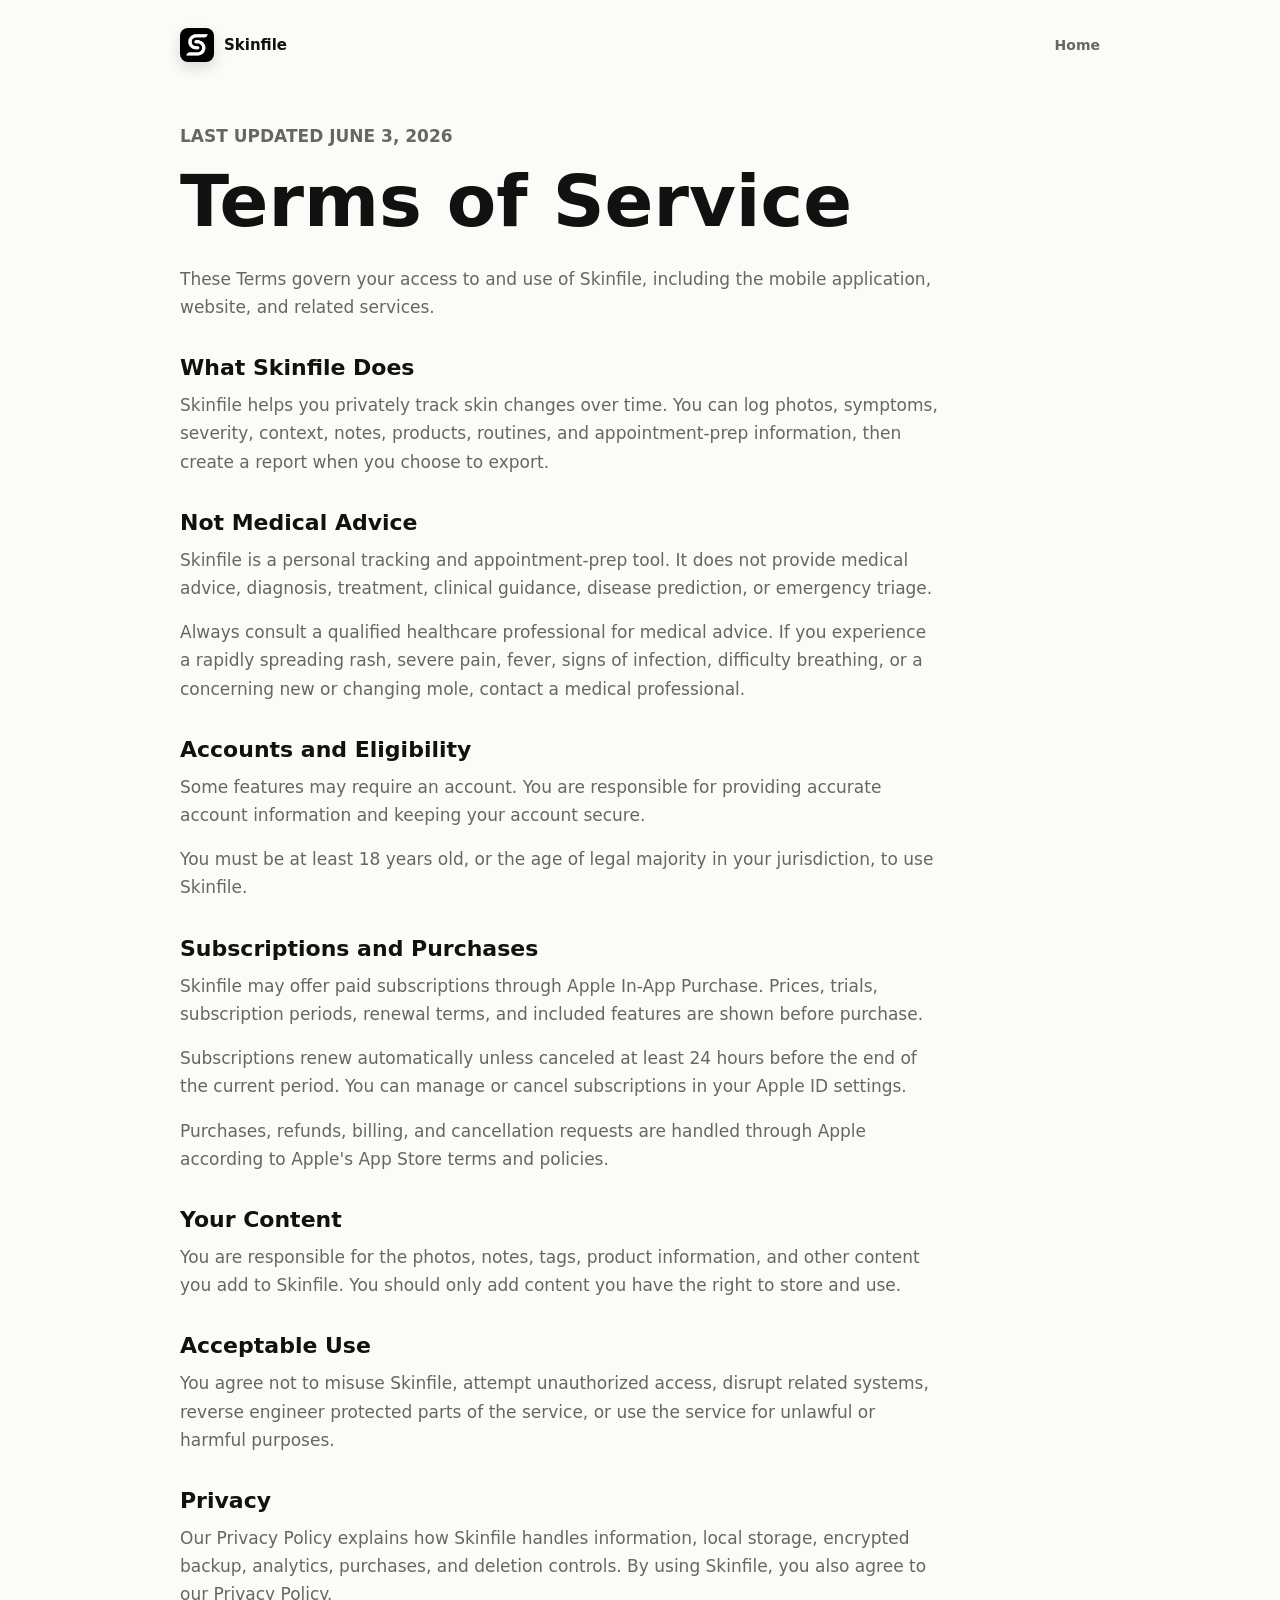
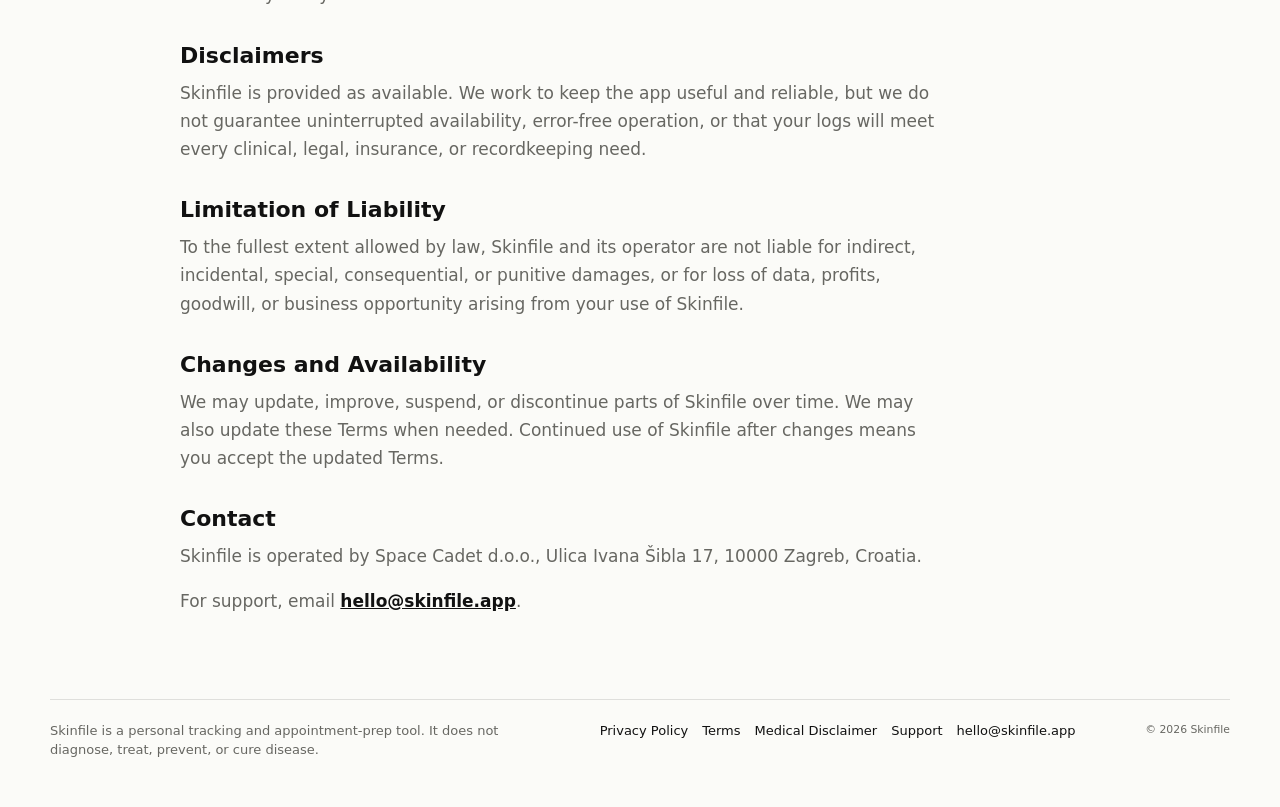
<file: terms.html>
<!DOCTYPE html>
<html lang="en">
  <head>
    <meta charset="utf-8">
    <meta name="viewport" content="width=device-width, initial-scale=1">
    <meta
      name="description"
      content="Skinfile terms of service for the private skin photo journal and appointment-prep app."
    >
    <title>Terms of Service | Skinfile</title>
    <link rel="canonical" href="https://skinfile.app/terms/">
    <link rel="icon" type="image/png" href="./favicon.png">
    <link rel="apple-touch-icon" href="./favicon.png">
    <link rel="stylesheet" href="styles.css">
  </head>
  <body class="legal-page">
    <header class="legal-header">
      <a class="brand" href="index.html" aria-label="Skinfile home">
        <img class="brand-mark" src="assets/app-icon.png" alt="" aria-hidden="true">
        <span>Skinfile</span>
      </a>
      <a class="legal-home-link" href="index.html">Home</a>
    </header>

    <main class="legal-shell">
      <article class="legal-content">
        <p class="eyebrow">Last updated June 3, 2026</p>
        <h1>Terms of Service</h1>

        <p>
          These Terms govern your access to and use of Skinfile, including the
          mobile application, website, and related services.
        </p>

        <h2>What Skinfile Does</h2>
        <p>
          Skinfile helps you privately track skin changes over time. You can log
          photos, symptoms, severity, context, notes, products, routines, and
          appointment-prep information, then create a report when you choose to
          export.
        </p>

        <h2>Not Medical Advice</h2>
        <p>
          Skinfile is a personal tracking and appointment-prep tool. It does not
          provide medical advice, diagnosis, treatment, clinical guidance,
          disease prediction, or emergency triage.
        </p>
        <p>
          Always consult a qualified healthcare professional for medical advice.
          If you experience a rapidly spreading rash, severe pain, fever, signs
          of infection, difficulty breathing, or a concerning new or changing
          mole, contact a medical professional.
        </p>

        <h2>Accounts and Eligibility</h2>
        <p>
          Some features may require an account. You are responsible for
          providing accurate account information and keeping your account secure.
        </p>
        <p>
          You must be at least 18 years old, or the age of legal majority in
          your jurisdiction, to use Skinfile.
        </p>

        <h2>Subscriptions and Purchases</h2>
        <p>
          Skinfile may offer paid subscriptions through Apple In-App Purchase.
          Prices, trials, subscription periods, renewal terms, and included
          features are shown before purchase.
        </p>
        <p>
          Subscriptions renew automatically unless canceled at least 24 hours
          before the end of the current period. You can manage or cancel
          subscriptions in your Apple ID settings.
        </p>
        <p>
          Purchases, refunds, billing, and cancellation requests are handled
          through Apple according to Apple's App Store terms and policies.
        </p>

        <h2>Your Content</h2>
        <p>
          You are responsible for the photos, notes, tags, product information,
          and other content you add to Skinfile. You should only add content you
          have the right to store and use.
        </p>

        <h2>Acceptable Use</h2>
        <p>
          You agree not to misuse Skinfile, attempt unauthorized access, disrupt
          related systems, reverse engineer protected parts of the service, or
          use the service for unlawful or harmful purposes.
        </p>

        <h2>Privacy</h2>
        <p>
          Our Privacy Policy explains how Skinfile handles information, local
          storage, encrypted backup, analytics, purchases, and deletion controls.
          By using Skinfile, you also agree to our Privacy Policy.
        </p>

        <h2>Disclaimers</h2>
        <p>
          Skinfile is provided as available. We work to keep the app useful and
          reliable, but we do not guarantee uninterrupted availability,
          error-free operation, or that your logs will meet every clinical,
          legal, insurance, or recordkeeping need.
        </p>

        <h2>Limitation of Liability</h2>
        <p>
          To the fullest extent allowed by law, Skinfile and its operator are not
          liable for indirect, incidental, special, consequential, or punitive
          damages, or for loss of data, profits, goodwill, or business
          opportunity arising from your use of Skinfile.
        </p>

        <h2>Changes and Availability</h2>
        <p>
          We may update, improve, suspend, or discontinue parts of Skinfile over
          time. We may also update these Terms when needed. Continued use of
          Skinfile after changes means you accept the updated Terms.
        </p>

        <h2>Contact</h2>
        <p>
          Skinfile is operated by Space Cadet d.o.o., Ulica Ivana Šibla 17,
          10000 Zagreb, Croatia.
        </p>
        <p>
          For support, email
          <a href="mailto:hello@skinfile.app">hello@skinfile.app</a>.
        </p>
      </article>
    </main>

    <footer class="site-footer legal-footer">
      <div class="footer-inner">
        <p>
          Skinfile is a personal tracking and appointment-prep tool. It does not
          diagnose, treat, prevent, or cure disease.
        </p>
        <nav aria-label="Footer links">
          <a href="privacy/">Privacy Policy</a>
          <a href="terms/">Terms</a>
          <a href="medical-disclaimer/">Medical Disclaimer</a>
          <a href="support/">Support</a>
          <a href="mailto:hello@skinfile.app">hello@skinfile.app</a>
        </nav>
        <small>&copy; 2026 Skinfile</small>
      </div>
    </footer>
  </body>
</html>
</file>
<file: styles.css>
:root {
  color-scheme: light;
  --ink: #111111;
  --muted: #676762;
  --canvas: #fbfbf8;
  --surface: #ffffff;
  --line: rgba(17, 17, 17, 0.12);
  --sage: #3d6b52;
  --coral: #9e302b;
  --shadow: 0 24px 80px rgba(22, 22, 19, 0.18);
  --radius: 8px;
  font-family:
    Inter,
    ui-sans-serif,
    system-ui,
    -apple-system,
    BlinkMacSystemFont,
    "Segoe UI",
    sans-serif;
}

* {
  box-sizing: border-box;
}

body {
  margin: 0;
  min-height: 100vh;
  color: var(--ink);
  background: linear-gradient(135deg, #fbfbf8 0%, #edf2ee 48%, #dce6de 100%);
}

a {
  color: inherit;
}

.page-shell {
  padding: 32px;
}

.home-shell {
  padding-bottom: 72px;
}

.hero {
  width: min(1180px, 100%);
  min-height: calc(100vh - 140px);
  margin: 0 auto;
  display: grid;
  grid-template-columns: minmax(0, 1fr) minmax(360px, 0.86fr);
  gap: clamp(36px, 7vw, 92px);
  align-items: center;
}

.brand {
  display: inline-flex;
  align-items: center;
  gap: 10px;
  width: fit-content;
  color: var(--ink);
  font-size: 15px;
  font-weight: 760;
  text-decoration: none;
}

.brand-mark {
  width: 34px;
  height: 34px;
  border-radius: 8px;
  display: block;
  object-fit: cover;
  box-shadow: 0 6px 14px rgba(17, 17, 17, 0.14);
}

.hero-copy {
  max-width: 640px;
}

.hero-text {
  margin-top: clamp(48px, 9vh, 86px);
}

.eyebrow {
  margin: 0 0 18px;
  color: var(--sage);
  font-size: 13px;
  font-weight: 780;
  letter-spacing: 0;
  text-transform: uppercase;
}

h1 {
  margin: 0;
  max-width: 12ch;
  font-size: clamp(48px, 8vw, 86px);
  line-height: 0.94;
  letter-spacing: 0;
}

.subtitle {
  max-width: 600px;
  margin: 28px 0 0;
  color: var(--muted);
  font-size: clamp(18px, 2vw, 22px);
  line-height: 1.55;
}

.benefits {
  display: grid;
  gap: 14px;
  max-width: 620px;
  margin: 34px 0 0;
  padding: 0;
  list-style: none;
}

.benefits li {
  display: grid;
  grid-template-columns: 22px 1fr;
  gap: 12px;
  align-items: start;
  color: #2d2d2a;
  font-size: 16px;
  line-height: 1.45;
}

.check {
  width: 22px;
  height: 22px;
  margin-top: 1px;
  border-radius: 999px;
  background: var(--ink);
  position: relative;
}

.check::after {
  content: "";
  position: absolute;
  left: 7px;
  top: 5px;
  width: 5px;
  height: 9px;
  border: solid #ffffff;
  border-width: 0 2px 2px 0;
  transform: rotate(45deg);
}

.hero-actions {
  display: flex;
  flex-wrap: wrap;
  gap: 12px;
  margin-top: 38px;
}

.button {
  display: inline-flex;
  justify-content: center;
  align-items: center;
  min-height: 52px;
  padding: 0 22px;
  border-radius: var(--radius);
  font-size: 15px;
  font-weight: 760;
  text-decoration: none;
  transition:
    transform 180ms ease,
    box-shadow 180ms ease,
    background 180ms ease;
}

.button:hover {
  transform: translateY(-2px);
}

.button-primary {
  color: #ffffff;
  background: var(--ink);
  box-shadow: 0 14px 30px rgba(17, 17, 17, 0.18);
}

.privacy-note {
  margin: 18px 0 0;
  color: var(--muted);
  font-size: 14px;
}

.mockup-wrap {
  position: relative;
  min-height: 640px;
  display: grid;
  place-items: center;
}

.mockup-backplate {
  position: absolute;
  width: min(92%, 420px);
  height: 560px;
  border: 1px solid rgba(17, 17, 17, 0.08);
  border-radius: 8px;
  background:
    linear-gradient(
      160deg,
      rgba(61, 107, 82, 0.16),
      rgba(255, 255, 255, 0) 42%
    ),
    linear-gradient(135deg, rgba(255, 255, 255, 0.72), rgba(220, 230, 222, 0.9));
  box-shadow: 0 20px 60px rgba(22, 22, 19, 0.11);
  transform: rotate(-5deg);
}

.phone {
  position: relative;
  width: min(100%, 360px);
  aspect-ratio: 368 / 800;
  padding: 10px;
  border-radius: 42px;
  background: #111111;
  box-shadow: var(--shadow);
  transform: rotate(3deg);
}

.phone::before {
  content: "";
  position: absolute;
  inset: 7px;
  border: 1px solid rgba(255, 255, 255, 0.14);
  border-radius: 36px;
  pointer-events: none;
}

.phone-screen {
  display: block;
  width: 100%;
  height: 100%;
  object-fit: cover;
  border-radius: 30px;
  background: var(--canvas);
}

.site-footer {
  padding: 0 32px 28px;
}

.footer-inner {
  width: min(1180px, 100%);
  min-height: 80px;
  margin: 0 auto;
  padding-top: 22px;
  border-top: 1px solid var(--line);
  display: flex;
  justify-content: space-between;
  gap: 24px;
  color: var(--muted);
  font-size: 13px;
  line-height: 1.45;
}

.footer-inner p {
  max-width: 480px;
  margin: 0;
}

.footer-inner nav {
  display: flex;
  flex-wrap: wrap;
  justify-content: flex-end;
  gap: 14px;
}

.footer-inner small {
  white-space: nowrap;
}

.footer-inner a {
  color: var(--ink);
  text-decoration: none;
}

.footer-inner a:hover {
  text-decoration: underline;
}

.intent-hub,
.intent-shell {
  width: min(1180px, 100%);
  margin: 0 auto;
}

.intent-hub {
  padding: 76px 0 12px;
}

.section-kicker,
.breadcrumb {
  color: var(--sage);
  font-size: 13px;
  font-weight: 780;
  letter-spacing: 0;
  text-transform: uppercase;
}

.section-heading {
  display: grid;
  grid-template-columns: minmax(0, 0.95fr) minmax(280px, 0.72fr);
  gap: 32px;
  align-items: end;
  margin-top: 14px;
}

.section-heading h2,
.intent-copy h1,
.intent-section h2 {
  margin: 0;
  color: var(--ink);
  letter-spacing: 0;
}

.section-heading h2 {
  max-width: 780px;
  font-size: clamp(34px, 5vw, 58px);
  line-height: 1;
}

.section-heading p,
.intent-copy p,
.intent-section p,
.intent-card p,
.mini-report p {
  margin: 0;
  color: var(--muted);
  line-height: 1.58;
}

.section-heading p {
  font-size: 18px;
}

.intent-link-grid {
  display: grid;
  grid-template-columns: repeat(3, minmax(0, 1fr));
  gap: 14px;
  margin-top: 34px;
}

.intent-link-grid a,
.intent-card,
.mini-report,
.intent-cta,
.tracking-visual {
  border: 1px solid var(--line);
  border-radius: var(--radius);
  background: rgba(255, 255, 255, 0.82);
}

.intent-link-grid a {
  display: grid;
  gap: 10px;
  min-height: 156px;
  padding: 22px;
  text-decoration: none;
  transition:
    border-color 180ms ease,
    box-shadow 180ms ease,
    transform 180ms ease;
}

.intent-link-grid a:hover {
  border-color: rgba(17, 17, 17, 0.28);
  box-shadow: 0 18px 44px rgba(17, 17, 17, 0.08);
  transform: translateY(-2px);
}

.intent-link-grid span {
  color: var(--ink);
  font-size: 21px;
  font-weight: 820;
  line-height: 1.12;
}

.intent-link-grid small {
  color: var(--muted);
  font-size: 15px;
  line-height: 1.45;
}

.intent-page {
  background: var(--canvas);
}

.intent-header {
  width: min(1180px, calc(100% - 64px));
  margin: 0 auto;
  padding: 28px 0 18px;
  display: flex;
  align-items: center;
  justify-content: space-between;
  gap: 20px;
}

.intent-shell {
  padding: 40px 32px 76px;
}

.breadcrumb {
  display: inline-flex;
  margin-bottom: 28px;
  text-decoration: none;
}

.breadcrumb:hover {
  color: var(--ink);
}

.intent-hero {
  display: grid;
  grid-template-columns: minmax(0, 0.98fr) minmax(340px, 0.78fr);
  gap: clamp(36px, 7vw, 86px);
  align-items: center;
}

.intent-copy h1 {
  max-width: 12ch;
  font-size: clamp(50px, 7.4vw, 84px);
  line-height: 0.95;
}

.intent-copy p {
  max-width: 650px;
  margin-top: 26px;
  font-size: clamp(18px, 2vw, 22px);
}

.intent-actions {
  display: flex;
  flex-wrap: wrap;
  gap: 12px;
  margin-top: 34px;
}

.tracking-visual {
  padding: 18px;
  box-shadow: 0 22px 70px rgba(22, 22, 19, 0.1);
}

.visual-frame {
  overflow: hidden;
  border-radius: var(--radius);
  background: #eeeeeb;
}

.visual-frame img {
  display: block;
  width: 100%;
  aspect-ratio: 4 / 3;
  object-fit: cover;
}

.visual-meta {
  display: grid;
  grid-template-columns: 1fr auto;
  gap: 14px;
  align-items: end;
  padding-top: 18px;
}

.visual-meta strong,
.metric-value {
  color: var(--ink);
  font-size: 22px;
  line-height: 1.1;
}

.visual-meta span,
.metric-label {
  color: var(--muted);
  font-size: 14px;
}

.severity-pill {
  padding: 8px 11px;
  border-radius: var(--radius);
  color: #7d2f2a;
  background: rgba(158, 48, 43, 0.1);
  font-weight: 820;
}

.severity-pill.is-calm {
  color: var(--sage);
  background: rgba(61, 107, 82, 0.11);
}

.intent-section {
  margin-top: 86px;
}

.intent-section h2 {
  max-width: 760px;
  font-size: clamp(34px, 5vw, 54px);
  line-height: 1.02;
}

.intent-section > p {
  max-width: 720px;
  margin-top: 18px;
  font-size: 18px;
}

.intent-grid {
  display: grid;
  grid-template-columns: repeat(3, minmax(0, 1fr));
  gap: 14px;
  margin-top: 30px;
}

.intent-card {
  padding: 22px;
}

.intent-card strong {
  display: block;
  margin-bottom: 10px;
  color: var(--ink);
  font-size: 20px;
  line-height: 1.15;
}

.steps-list {
  display: grid;
  gap: 1px;
  margin-top: 30px;
  overflow: hidden;
  border: 1px solid var(--line);
  border-radius: var(--radius);
  background: var(--line);
}

.steps-list div {
  display: grid;
  grid-template-columns: 54px 1fr;
  gap: 18px;
  padding: 20px;
  background: rgba(255, 255, 255, 0.84);
}

.steps-list span {
  color: var(--sage);
  font-size: 14px;
  font-weight: 820;
  text-transform: uppercase;
}

.steps-list strong {
  display: block;
  margin-bottom: 4px;
  color: var(--ink);
  font-size: 19px;
}

.steps-list p {
  margin: 0;
  color: var(--muted);
  line-height: 1.52;
}

.report-layout {
  display: grid;
  grid-template-columns: minmax(0, 0.9fr) minmax(360px, 0.74fr);
  gap: 24px;
  align-items: start;
  margin-top: 30px;
}

.mini-report {
  padding: 22px;
}

.mini-report h3 {
  margin: 0 0 18px;
  font-size: 22px;
}

.metric-row {
  display: grid;
  grid-template-columns: 1fr auto;
  gap: 18px;
  padding: 14px 0;
  border-top: 1px solid var(--line);
}

.metric-row:first-of-type {
  border-top: 0;
}

.intent-cta {
  margin-top: 70px;
  padding: 30px;
  display: flex;
  justify-content: space-between;
  gap: 24px;
  align-items: center;
}

.intent-cta h2 {
  margin: 0 0 8px;
  font-size: clamp(28px, 4vw, 44px);
  line-height: 1.04;
}

.intent-cta p {
  max-width: 650px;
  margin: 0;
  color: var(--muted);
  line-height: 1.55;
}

.legal-page {
  background: var(--canvas);
}

.legal-header {
  width: min(920px, calc(100% - 48px));
  margin: 0 auto;
  padding: 28px 0 18px;
  display: flex;
  align-items: center;
  justify-content: space-between;
  gap: 20px;
}

.legal-home-link {
  color: var(--muted);
  font-size: 14px;
  font-weight: 700;
  text-decoration: none;
}

.legal-home-link:hover {
  color: var(--ink);
  text-decoration: underline;
}

.legal-shell {
  width: min(920px, calc(100% - 48px));
  margin: 0 auto;
  padding: 42px 0 68px;
}

.legal-content {
  max-width: 760px;
}

.legal-content h1 {
  max-width: none;
  margin-bottom: 28px;
  font-size: clamp(42px, 7vw, 72px);
  line-height: 0.98;
}

.legal-content h2 {
  margin: 34px 0 10px;
  color: var(--ink);
  font-size: 22px;
  line-height: 1.18;
  letter-spacing: 0;
}

.legal-content p,
.legal-content li {
  color: var(--muted);
  font-size: 17px;
  line-height: 1.66;
}

.legal-content p {
  margin: 0 0 16px;
}

.legal-content ul {
  margin: 0 0 18px;
  padding-left: 22px;
}

.legal-content a {
  color: var(--ink);
  font-weight: 700;
}

.support-grid {
  display: grid;
  grid-template-columns: repeat(2, minmax(0, 1fr));
  gap: 14px;
  margin: 30px 0 6px;
}

.support-action {
  margin-top: 26px;
}

.legal-footer {
  padding-top: 0;
}

.support-grid section {
  padding: 18px;
  background: var(--surface);
  border: 1px solid var(--line);
  border-radius: var(--radius);
}

.support-grid h2 {
  margin-top: 0;
  font-size: 18px;
}

.support-grid p {
  margin-bottom: 0;
  font-size: 15px;
}

@media (max-width: 900px) {
  .page-shell {
    min-height: auto;
    padding: 24px;
  }

  .hero {
    grid-template-columns: 1fr;
    min-height: auto;
    gap: 28px;
  }

  .hero-copy {
    max-width: none;
  }

  .hero-text {
    margin-top: 44px;
  }

  h1 {
    max-width: 11ch;
  }

  .mockup-wrap {
    min-height: 560px;
  }

  .phone {
    width: min(82vw, 330px);
    transform: rotate(0deg);
  }

  .footer-inner {
    display: grid;
  }

  .footer-inner nav {
    justify-content: flex-start;
  }

  .section-heading,
  .intent-hero,
  .report-layout {
    grid-template-columns: 1fr;
  }

  .intent-link-grid,
  .intent-grid {
    grid-template-columns: repeat(2, minmax(0, 1fr));
  }

  .intent-header {
    width: min(100% - 48px, 1180px);
  }

  .intent-shell {
    padding-left: 24px;
    padding-right: 24px;
  }

  .intent-copy h1 {
    max-width: 11ch;
  }

  .intent-cta {
    display: grid;
  }
}

@media (max-width: 520px) {
  .page-shell,
  .site-footer {
    padding-left: 18px;
    padding-right: 18px;
  }

  h1 {
    font-size: 46px;
  }

  .subtitle {
    font-size: 17px;
  }

  .hero-actions,
  .button {
    width: 100%;
  }

  .mockup-wrap {
    min-height: 510px;
  }

  .phone {
    width: min(88vw, 300px);
  }

  .footer-inner nav {
    gap: 12px;
  }

  .legal-header,
  .legal-shell {
    width: min(100% - 36px, 920px);
  }

  .legal-shell {
    padding-top: 28px;
  }

  .legal-content h1 {
    font-size: 44px;
  }

  .legal-content p,
  .legal-content li {
    font-size: 16px;
  }

  .support-grid {
    grid-template-columns: 1fr;
  }

  .intent-hub {
    padding-top: 54px;
  }

  .intent-link-grid,
  .intent-grid {
    grid-template-columns: 1fr;
  }

  .intent-link-grid a {
    min-height: 132px;
  }

  .intent-header {
    width: min(100% - 36px, 1180px);
  }

  .intent-shell {
    padding: 28px 18px 58px;
  }

  .intent-copy h1 {
    font-size: 44px;
  }

  .intent-section {
    margin-top: 64px;
  }

  .steps-list div {
    grid-template-columns: 1fr;
    gap: 8px;
  }

  .intent-cta {
    padding: 22px;
  }
}
</file>
